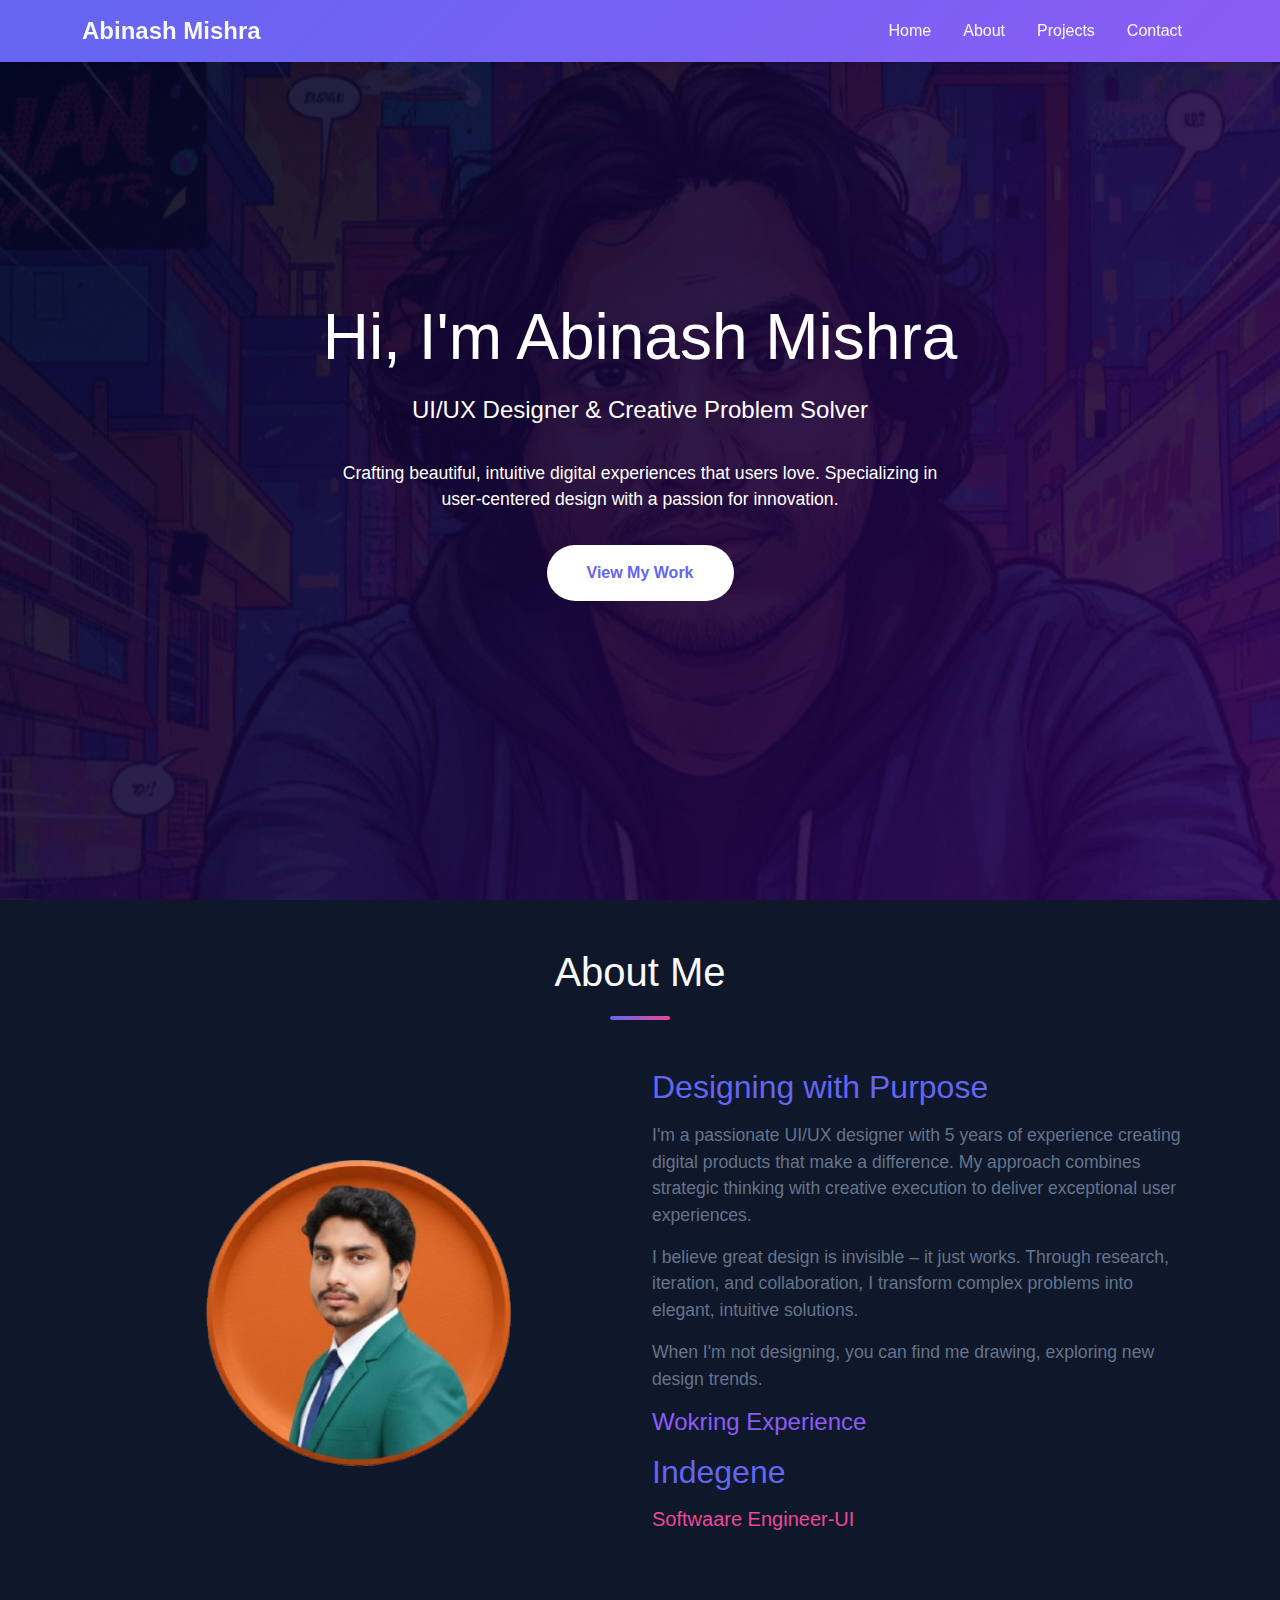
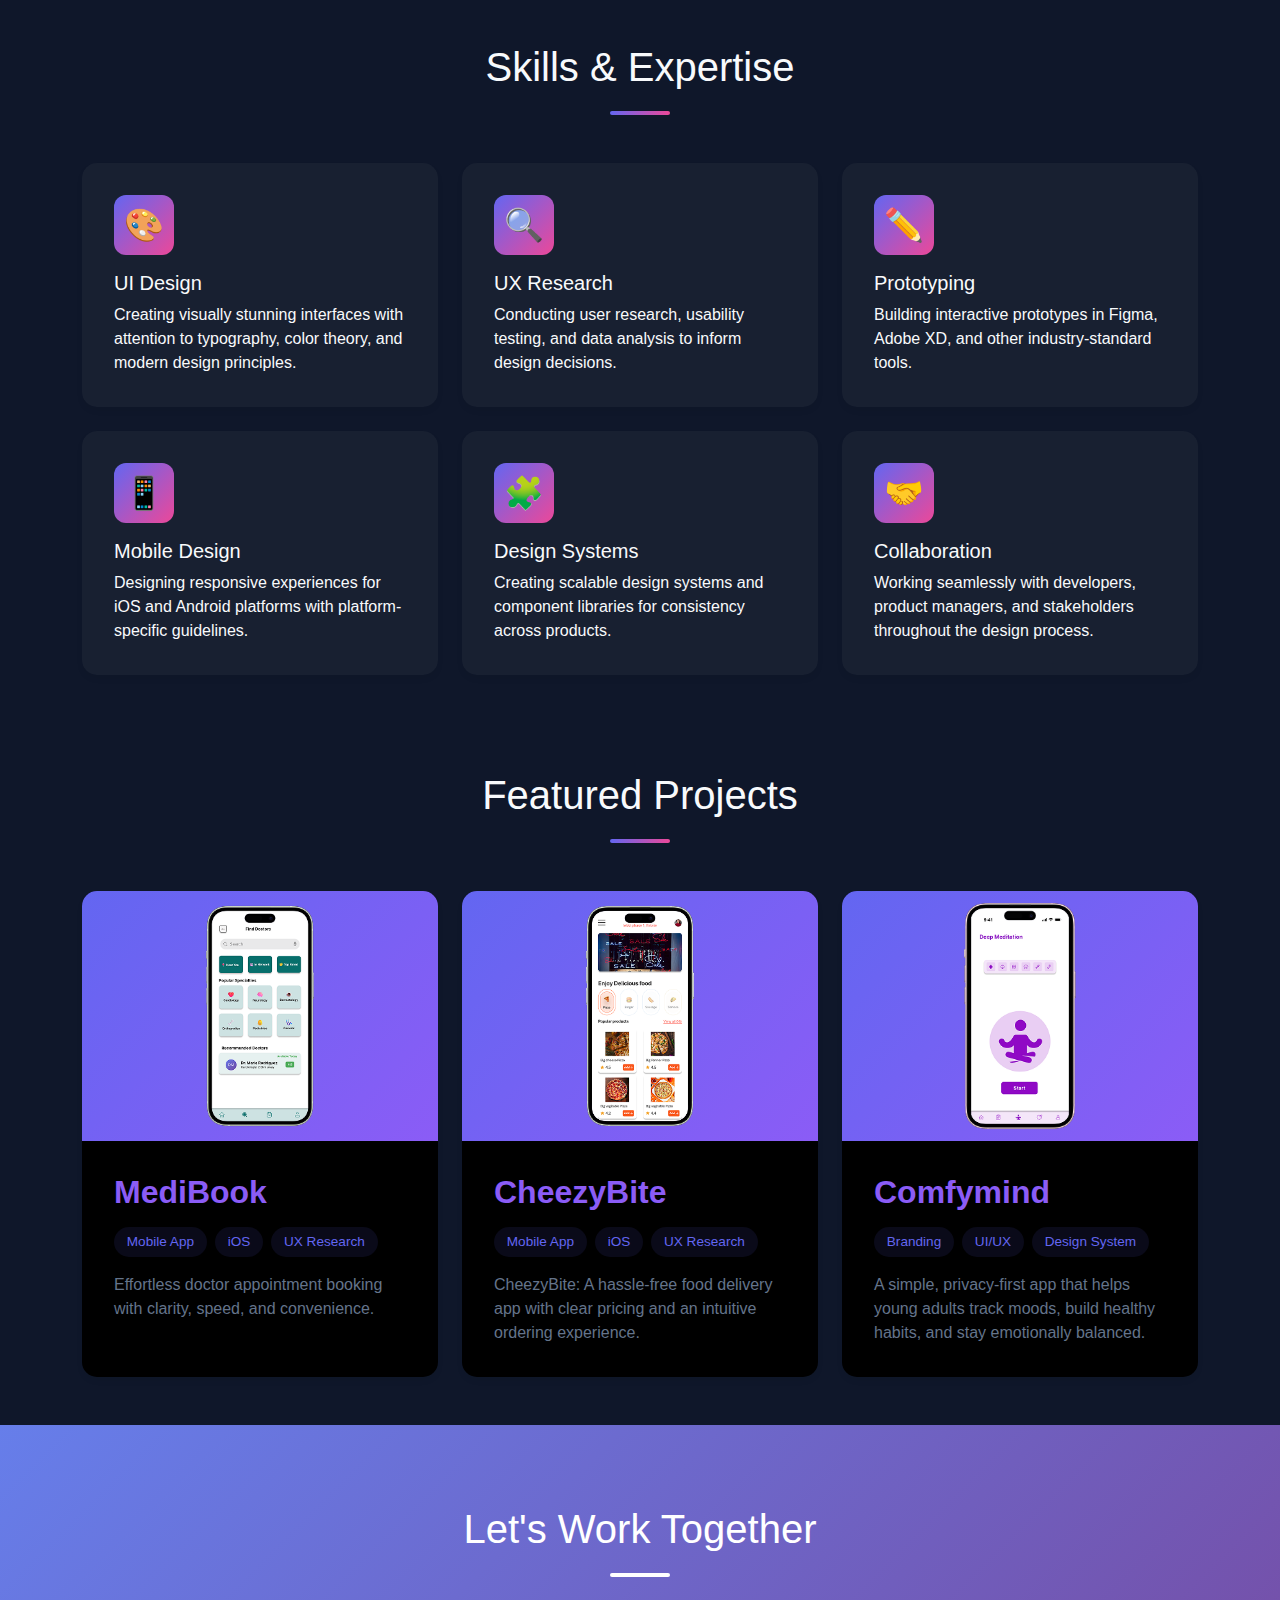
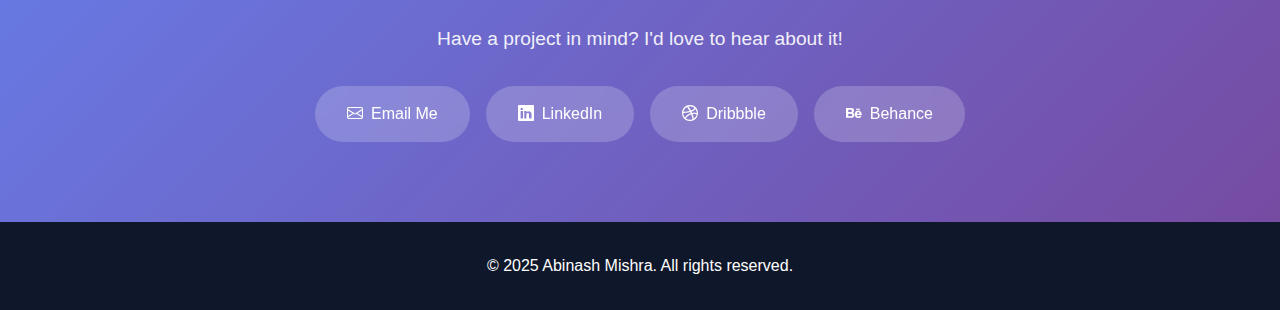
<file: index.html>
<!DOCTYPE html>
<html lang="en">

<head>
    <meta charset="UTF-8">
    <meta name="viewport" content="width=device-width, initial-scale=1.0">
    <title>Your Name - UI/UX Designer</title>
    <link href="https://cdn.jsdelivr.net/npm/bootstrap@5.3.0/dist/css/bootstrap.min.css" rel="stylesheet">
    <link rel="stylesheet" href="https://cdn.jsdelivr.net/npm/bootstrap-icons@1.10.0/font/bootstrap-icons.css">
    <link rel="stylesheet" href="style.css">
</head>

<body>
    <!-- Navigation -->
    <nav class="navbar navbar-expand-lg navbar-light fixed-top">
        <div class="container">
            <a class="navbar-brand" href="#home">Abinash Mishra</a>
            <button class="navbar-toggler" type="button" data-bs-toggle="collapse" data-bs-target="#navbarNav">
                <span class="navbar-toggler-icon"></span>
            </button>
            <div class="collapse navbar-collapse justify-content-end" id="navbarNav">
                <ul class="navbar-nav">
                    <li class="nav-item">
                        <a class="nav-link" href="#home">Home</a>
                    </li>
                    <li class="nav-item">
                        <a class="nav-link" href="#about">About</a>
                    </li>
                    <li class="nav-item">
                        <a class="nav-link" href="#projects">Projects</a>
                    </li>
                    <li class="nav-item">
                        <a class="nav-link" href="#contact">Contact</a>
                    </li>
                </ul>
            </div>
        </div>
    </nav>

    <!-- Hero Section -->
    <section id="home" class="hero">
        <div class="container">
            <div class="row">
                <div class="col-12 hero-content">
                    <h1>Hi, I'm Abinash Mishra</h1>
                    <div class="subtitle">UI/UX Designer & Creative Problem Solver</div>
                    <p class="mx-auto" style="max-width: 600px;">Crafting beautiful, intuitive digital experiences that
                        users love. Specializing in user-centered design with a passion for innovation.</p>
                    <a href="#projects" class="btn-custom mt-3">View My Work</a>
                </div>
            </div>
        </div>
    </section>

    <!-- About Section -->
    <section id="about" class="py-5">
        <div class="container">
            <h2 class="section-heading">About Me</h2>
            <div class="row align-items-center g-4">
                <div class="col-lg-6">
                    <div class="about-image"><img src="./images/orange-profile.png" alt="" class="img-fluid"></div>
                </div>
                <div class="col-lg-6">
                    <div class="about-text">
                        <h3>Designing with Purpose</h3>
                        <p class="mb-3">I'm a passionate UI/UX designer with 5 years of experience creating digital
                            products that make a difference. My approach combines strategic thinking with creative
                            execution to deliver exceptional user experiences.</p>
                        <p class="mb-3">I believe great design is invisible – it just works. Through research,
                            iteration, and collaboration, I transform complex problems into elegant, intuitive
                            solutions.</p>
                        <p>When I'm not designing, you can find me drawing, exploring new design trends.</p>
                        <h4>Wokring Experience</h4>
                        <h3>Indegene</h3>
                        <h5>Softwaare Engineer-UI</h5>
                    </div>
                </div>
            </div>
        </div>
    </section>

    <!-- Skills Section -->
    <section id="skills" class="py-5">
        <div class="container">
            <h2 class="section-heading">Skills & Expertise</h2>
            <div class="row g-4">
                <div class="col-md-6 col-lg-4">
                    <div class="skill-card">
                        <div class="skill-icon">🎨</div>
                        <h3>UI Design</h3>
                        <p>Creating visually stunning interfaces with attention to typography, color theory, and modern
                            design principles.</p>
                    </div>
                </div>
                <div class="col-md-6 col-lg-4">
                    <div class="skill-card">
                        <div class="skill-icon">🔍</div>
                        <h3>UX Research</h3>
                        <p>Conducting user research, usability testing, and data analysis to inform design decisions.
                        </p>
                    </div>
                </div>
                <div class="col-md-6 col-lg-4">
                    <div class="skill-card">
                        <div class="skill-icon">✏️</div>
                        <h3>Prototyping</h3>
                        <p>Building interactive prototypes in Figma, Adobe XD, and other industry-standard tools.</p>
                    </div>
                </div>
                <div class="col-md-6 col-lg-4">
                    <div class="skill-card">
                        <div class="skill-icon">📱</div>
                        <h3>Mobile Design</h3>
                        <p>Designing responsive experiences for iOS and Android platforms with platform-specific
                            guidelines.</p>
                    </div>
                </div>
                <div class="col-md-6 col-lg-4">
                    <div class="skill-card">
                        <div class="skill-icon">🧩</div>
                        <h3>Design Systems</h3>
                        <p>Creating scalable design systems and component libraries for consistency across products.</p>
                    </div>
                </div>
                <div class="col-md-6 col-lg-4">
                    <div class="skill-card">
                        <div class="skill-icon">🤝</div>
                        <h3>Collaboration</h3>
                        <p>Working seamlessly with developers, product managers, and stakeholders throughout the design
                            process.</p>
                    </div>
                </div>
            </div>
        </div>
    </section>

    <!-- Projects Section -->
    <section id="projects" class="py-5">
        <div class="container">
            <h2 class="section-heading">Featured Projects</h2>
            <div class="row g-4">
                <div class="col-lg-4 col-md-6">
                    <div class="project-card">
                        <a href="./medibook.html" class="text-decoration-none">
                            <div class="project-image"><img src="./images/doc-appointment.png" class="img-fluid"></div>
                            <div class="project-content">
                                <h3>MediBook</h3>
                                <div class="project-tags">
                                    <span class="tag">Mobile App</span>
                                    <span class="tag">iOS</span>
                                    <span class="tag">UX Research</span>
                                </div>
                                <p>Effortless doctor appointment booking with clarity, speed, and convenience.</p>
                            </div>
                        </a>
                    </div>
                </div>
                <div class="col-lg-4 col-md-6">
                    <div class="project-card">
                        <a href="./cheezybite.html" class="text-decoration-none">
                            <div class="project-image"><img src="./images/cheezybite-screen.png" class="img-fluid"></div>
                            <div class="project-content">
                                <h3>CheezyBite</h3>
                                <div class="project-tags">
                                    <span class="tag">Mobile App</span>
                                    <span class="tag">iOS</span>
                                    <span class="tag">UX Research</span>
                                </div>
                                <p>CheezyBite: A hassle-free food delivery app with clear pricing and an intuitive ordering experience.</p>
                            </div>
                        </a>
                    </div>
                </div>
                <div class="col-lg-4 col-md-6">
                    <div class="project-card">
                        <a href="./comfymind.html" class="text-decoration-none">
                        <div class="project-image"><img src="./images/comfy-screen.png" class="img-fluid"></div>
                        <div class="project-content">
                            <h3>Comfymind</h3>
                            <div class="project-tags">
                                <span class="tag">Branding</span>
                                <span class="tag">UI/UX</span>
                                <span class="tag">Design System</span>
                            </div>
                            <p>A simple, privacy-first app that helps young adults track moods, build healthy habits, and stay emotionally balanced.</p>
                        </div>
                        </a>
                    </div>
                </div>
            </div>
        </div>
    </section>

    <!-- Contact Section -->
    <section id="contact" class="contact-section">
        <div class="container">
            <h2 class="section-heading">Let's Work Together</h2>
            <p>Have a project in mind? I'd love to hear about it!</p>
            <div class="d-flex flex-wrap justify-content-center gap-3">
                <a href="mailto:your.email@example.com" class="contact-link">
                    <i class="bi bi-envelope"></i> Email Me
                </a>
                <a href="https://linkedin.com/in/yourprofile" class="contact-link" target="_blank">
                    <i class="bi bi-linkedin"></i> LinkedIn
                </a>
                <a href="https://dribbble.com/yourprofile" class="contact-link" target="_blank">
                    <i class="bi bi-dribbble"></i> Dribbble
                </a>
                <a href="https://behance.net/yourprofile" class="contact-link" target="_blank">
                    <i class="bi bi-behance"></i> Behance
                </a>
            </div>
        </div>
    </section>

    <!-- Footer -->
    <footer>
        <div class="container">
            <p class="mb-0">&copy; 2025 Abinash Mishra. All rights reserved.</p>
        </div>
    </footer>

    <script src="https://cdn.jsdelivr.net/npm/bootstrap@5.3.0/dist/js/bootstrap.bundle.min.js"></script>
    <script>
        // Smooth scrolling for navigation links
        document.querySelectorAll('a[href^="#"]').forEach(anchor => {
            anchor.addEventListener('click', function (e) {
                e.preventDefault();
                const target = document.querySelector(this.getAttribute('href'));
                if (target) {
                    const navHeight = document.querySelector('.navbar').offsetHeight;
                    const targetPosition = target.offsetTop - navHeight;
                    window.scrollTo({
                        top: targetPosition,
                        behavior: 'smooth'
                    });

                    // Close mobile menu if open
                    const navCollapse = document.querySelector('.navbar-collapse');
                    if (navCollapse.classList.contains('show')) {
                        bootstrap.Collapse.getInstance(navCollapse).hide();
                    }
                }
            });
        });

        // Add scroll effect to navigation
        let lastScroll = 0;
        const navbar = document.querySelector('.navbar');

        window.addEventListener('scroll', () => {
            const currentScroll = window.pageYOffset;

            if (currentScroll > lastScroll && currentScroll > 100) {
                navbar.style.transform = 'translateY(-100%)';
            } else {
                navbar.style.transform = 'translateY(0)';
            }

            lastScroll = currentScroll;
        });

        // Active nav link on scroll
        window.addEventListener('scroll', () => {
            const sections = document.querySelectorAll('section[id]');
            const scrollY = window.pageYOffset;

            sections.forEach(section => {
                const sectionHeight = section.offsetHeight;
                const sectionTop = section.offsetTop - 100;
                const sectionId = section.getAttribute('id');

                if (scrollY > sectionTop && scrollY <= sectionTop + sectionHeight) {
                    document.querySelectorAll('.nav-link').forEach(link => {
                        link.classList.remove('active');
                        if (link.getAttribute('href') === `#${sectionId}`) {
                            link.classList.add('active');
                        }
                    });
                }
            });
        });
    </script>
</body>

</html>
</file>
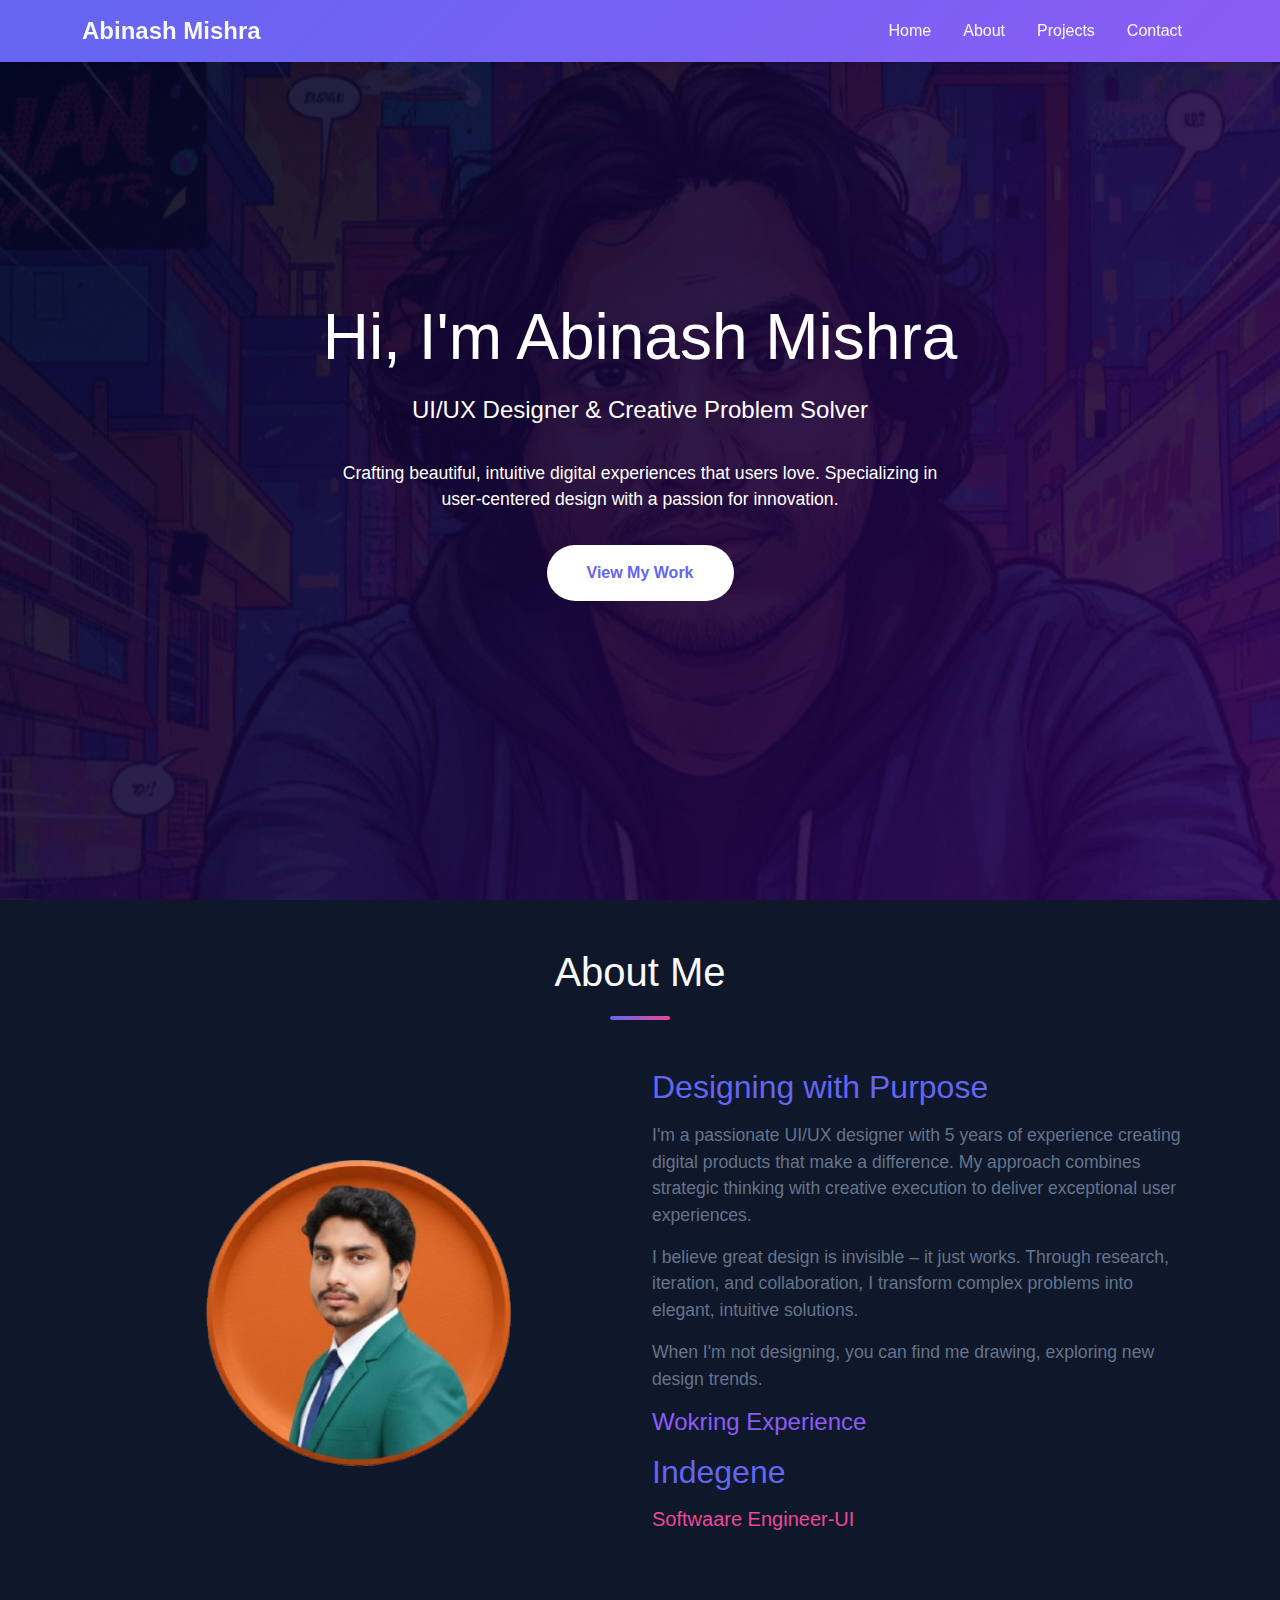
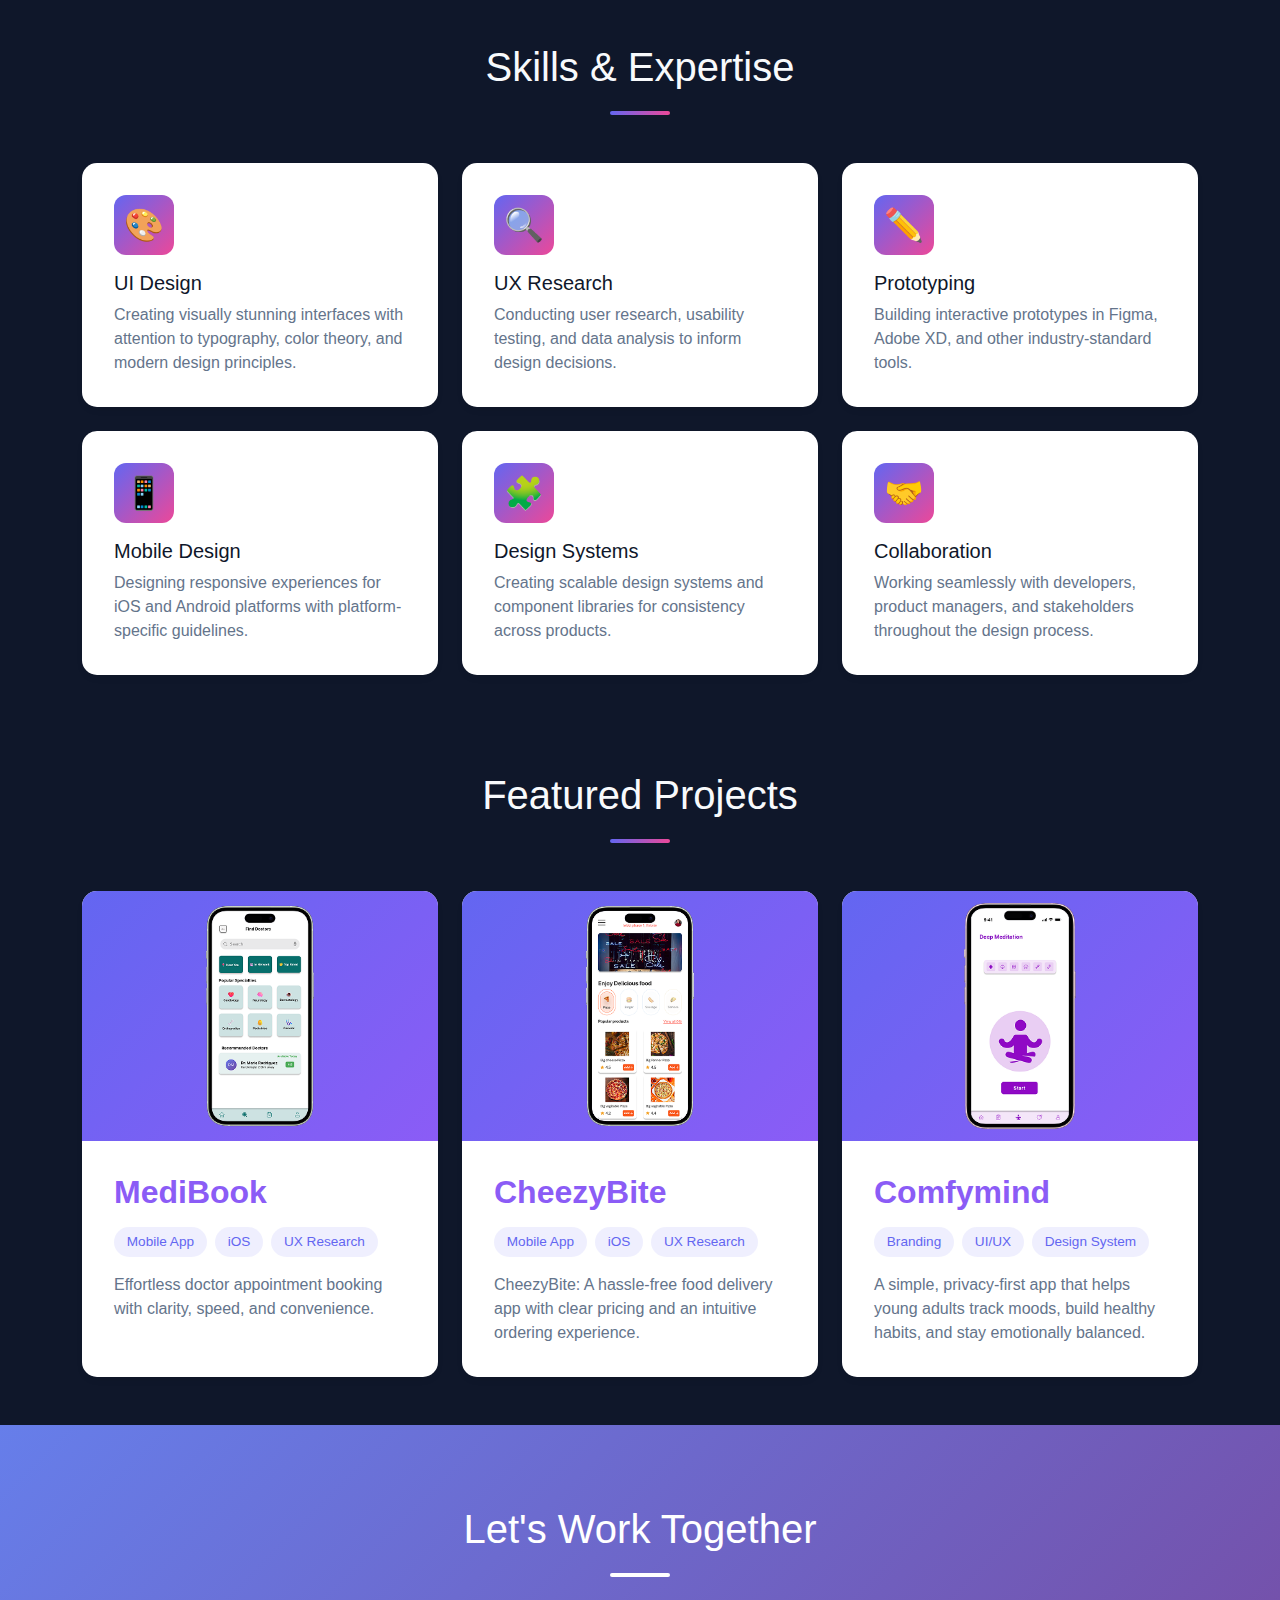
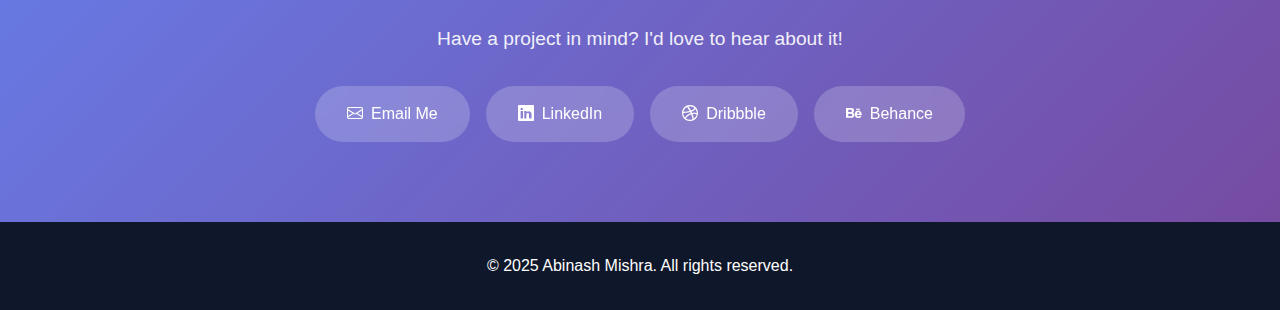
<file: Abinash-portfolio/index.html>
<!DOCTYPE html>
<html lang="en">

<head>
    <meta charset="UTF-8">
    <meta name="viewport" content="width=device-width, initial-scale=1.0">
    <title>Your Name - UI/UX Designer</title>
    <link href="https://cdn.jsdelivr.net/npm/bootstrap@5.3.0/dist/css/bootstrap.min.css" rel="stylesheet">
    <link rel="stylesheet" href="https://cdn.jsdelivr.net/npm/bootstrap-icons@1.10.0/font/bootstrap-icons.css">
    <link rel="stylesheet" href="./style.css">
</head>

<body>
    <!-- Navigation -->
    <nav class="navbar navbar-expand-lg navbar-light fixed-top">
        <div class="container">
            <a class="navbar-brand" href="#home">Abinash Mishra</a>
            <button class="navbar-toggler" type="button" data-bs-toggle="collapse" data-bs-target="#navbarNav">
                <span class="navbar-toggler-icon"></span>
            </button>
            <div class="collapse navbar-collapse justify-content-end" id="navbarNav">
                <ul class="navbar-nav">
                    <li class="nav-item">
                        <a class="nav-link" href="#home">Home</a>
                    </li>
                    <li class="nav-item">
                        <a class="nav-link" href="#about">About</a>
                    </li>
                    <li class="nav-item">
                        <a class="nav-link" href="#projects">Projects</a>
                    </li>
                    <li class="nav-item">
                        <a class="nav-link" href="#contact">Contact</a>
                    </li>
                </ul>
            </div>
        </div>
    </nav>

    <!-- Hero Section -->
    <section id="home" class="hero">
        <div class="container">
            <div class="row">
                <div class="col-12 hero-content">
                    <h1>Hi, I'm Abinash Mishra</h1>
                    <div class="subtitle">UI/UX Designer & Creative Problem Solver</div>
                    <p class="mx-auto" style="max-width: 600px;">Crafting beautiful, intuitive digital experiences that
                        users love. Specializing in user-centered design with a passion for innovation.</p>
                    <a href="#projects" class="btn-custom mt-3">View My Work</a>
                </div>
            </div>
        </div>
    </section>

    <!-- About Section -->
    <section id="about" class="py-5">
        <div class="container">
            <h2 class="section-heading">About Me</h2>
            <div class="row align-items-center g-4">
                <div class="col-lg-6">
                    <div class="about-image"><img src="./images/orange-profile.png" alt="" class="img-fluid"></div>
                </div>
                <div class="col-lg-6">
                    <div class="about-text">
                        <h3>Designing with Purpose</h3>
                        <p class="mb-3">I'm a passionate UI/UX designer with 5 years of experience creating digital
                            products that make a difference. My approach combines strategic thinking with creative
                            execution to deliver exceptional user experiences.</p>
                        <p class="mb-3">I believe great design is invisible – it just works. Through research,
                            iteration, and collaboration, I transform complex problems into elegant, intuitive
                            solutions.</p>
                        <p>When I'm not designing, you can find me drawing, exploring new design trends.</p>
                        <h4>Wokring Experience</h4>
                        <h3>Indegene</h3>
                        <h5>Softwaare Engineer-UI</h5>
                    </div>
                </div>
            </div>
        </div>
    </section>

    <!-- Skills Section -->
    <section id="skills" class="py-5">
        <div class="container">
            <h2 class="section-heading">Skills & Expertise</h2>
            <div class="row g-4">
                <div class="col-md-6 col-lg-4">
                    <div class="skill-card">
                        <div class="skill-icon">🎨</div>
                        <h3>UI Design</h3>
                        <p>Creating visually stunning interfaces with attention to typography, color theory, and modern
                            design principles.</p>
                    </div>
                </div>
                <div class="col-md-6 col-lg-4">
                    <div class="skill-card">
                        <div class="skill-icon">🔍</div>
                        <h3>UX Research</h3>
                        <p>Conducting user research, usability testing, and data analysis to inform design decisions.
                        </p>
                    </div>
                </div>
                <div class="col-md-6 col-lg-4">
                    <div class="skill-card">
                        <div class="skill-icon">✏️</div>
                        <h3>Prototyping</h3>
                        <p>Building interactive prototypes in Figma, Adobe XD, and other industry-standard tools.</p>
                    </div>
                </div>
                <div class="col-md-6 col-lg-4">
                    <div class="skill-card">
                        <div class="skill-icon">📱</div>
                        <h3>Mobile Design</h3>
                        <p>Designing responsive experiences for iOS and Android platforms with platform-specific
                            guidelines.</p>
                    </div>
                </div>
                <div class="col-md-6 col-lg-4">
                    <div class="skill-card">
                        <div class="skill-icon">🧩</div>
                        <h3>Design Systems</h3>
                        <p>Creating scalable design systems and component libraries for consistency across products.</p>
                    </div>
                </div>
                <div class="col-md-6 col-lg-4">
                    <div class="skill-card">
                        <div class="skill-icon">🤝</div>
                        <h3>Collaboration</h3>
                        <p>Working seamlessly with developers, product managers, and stakeholders throughout the design
                            process.</p>
                    </div>
                </div>
            </div>
        </div>
    </section>

    <!-- Projects Section -->
    <section id="projects" class="py-5">
        <div class="container">
            <h2 class="section-heading">Featured Projects</h2>
            <div class="row g-4">
                <div class="col-lg-4 col-md-6">
                    <div class="project-card">
                        <a href="./medibook.html" class="text-decoration-none">
                            <div class="project-image"><img src="./images/doc-appointment.png" class="img-fluid"></div>
                            <div class="project-content">
                                <h3>MediBook</h3>
                                <div class="project-tags">
                                    <span class="tag">Mobile App</span>
                                    <span class="tag">iOS</span>
                                    <span class="tag">UX Research</span>
                                </div>
                                <p>Effortless doctor appointment booking with clarity, speed, and convenience.</p>
                            </div>
                        </a>
                    </div>
                </div>
                <div class="col-lg-4 col-md-6">
                    <div class="project-card">
                        <a href="./cheezybite.html" class="text-decoration-none">
                            <div class="project-image"><img src="./images/cheezybite-screen.png" class="img-fluid"></div>
                            <div class="project-content">
                                <h3>CheezyBite</h3>
                                <div class="project-tags">
                                    <span class="tag">Mobile App</span>
                                    <span class="tag">iOS</span>
                                    <span class="tag">UX Research</span>
                                </div>
                                <p>CheezyBite: A hassle-free food delivery app with clear pricing and an intuitive ordering experience.</p>
                            </div>
                        </a>
                    </div>
                </div>
                <div class="col-lg-4 col-md-6">
                    <div class="project-card">
                        <a href="./comfymind.html" class="text-decoration-none">
                        <div class="project-image"><img src="./images/comfy-screen.png" class="img-fluid"></div>
                        <div class="project-content">
                            <h3>Comfymind</h3>
                            <div class="project-tags">
                                <span class="tag">Branding</span>
                                <span class="tag">UI/UX</span>
                                <span class="tag">Design System</span>
                            </div>
                            <p>A simple, privacy-first app that helps young adults track moods, build healthy habits, and stay emotionally balanced.</p>
                        </div>
                        </a>
                    </div>
                </div>
            </div>
        </div>
    </section>

    <!-- Contact Section -->
    <section id="contact" class="contact-section">
        <div class="container">
            <h2 class="section-heading">Let's Work Together</h2>
            <p>Have a project in mind? I'd love to hear about it!</p>
            <div class="d-flex flex-wrap justify-content-center gap-3">
                <a href="mailto:your.email@example.com" class="contact-link">
                    <i class="bi bi-envelope"></i> Email Me
                </a>
                <a href="https://linkedin.com/in/yourprofile" class="contact-link" target="_blank">
                    <i class="bi bi-linkedin"></i> LinkedIn
                </a>
                <a href="https://dribbble.com/yourprofile" class="contact-link" target="_blank">
                    <i class="bi bi-dribbble"></i> Dribbble
                </a>
                <a href="https://behance.net/yourprofile" class="contact-link" target="_blank">
                    <i class="bi bi-behance"></i> Behance
                </a>
            </div>
        </div>
    </section>

    <!-- Footer -->
    <footer>
        <div class="container">
            <p class="mb-0">&copy; 2025 Abinash Mishra. All rights reserved.</p>
        </div>
    </footer>

    <script src="https://cdn.jsdelivr.net/npm/bootstrap@5.3.0/dist/js/bootstrap.bundle.min.js"></script>
    <script>
        // Smooth scrolling for navigation links
        document.querySelectorAll('a[href^="#"]').forEach(anchor => {
            anchor.addEventListener('click', function (e) {
                e.preventDefault();
                const target = document.querySelector(this.getAttribute('href'));
                if (target) {
                    const navHeight = document.querySelector('.navbar').offsetHeight;
                    const targetPosition = target.offsetTop - navHeight;
                    window.scrollTo({
                        top: targetPosition,
                        behavior: 'smooth'
                    });

                    // Close mobile menu if open
                    const navCollapse = document.querySelector('.navbar-collapse');
                    if (navCollapse.classList.contains('show')) {
                        bootstrap.Collapse.getInstance(navCollapse).hide();
                    }
                }
            });
        });

        // Add scroll effect to navigation
        let lastScroll = 0;
        const navbar = document.querySelector('.navbar');

        window.addEventListener('scroll', () => {
            const currentScroll = window.pageYOffset;

            if (currentScroll > lastScroll && currentScroll > 100) {
                navbar.style.transform = 'translateY(-100%)';
            } else {
                navbar.style.transform = 'translateY(0)';
            }

            lastScroll = currentScroll;
        });

        // Active nav link on scroll
        window.addEventListener('scroll', () => {
            const sections = document.querySelectorAll('section[id]');
            const scrollY = window.pageYOffset;

            sections.forEach(section => {
                const sectionHeight = section.offsetHeight;
                const sectionTop = section.offsetTop - 100;
                const sectionId = section.getAttribute('id');

                if (scrollY > sectionTop && scrollY <= sectionTop + sectionHeight) {
                    document.querySelectorAll('.nav-link').forEach(link => {
                        link.classList.remove('active');
                        if (link.getAttribute('href') === `#${sectionId}`) {
                            link.classList.add('active');
                        }
                    });
                }
            });
        });
    </script>
</body>

</html>
</file>
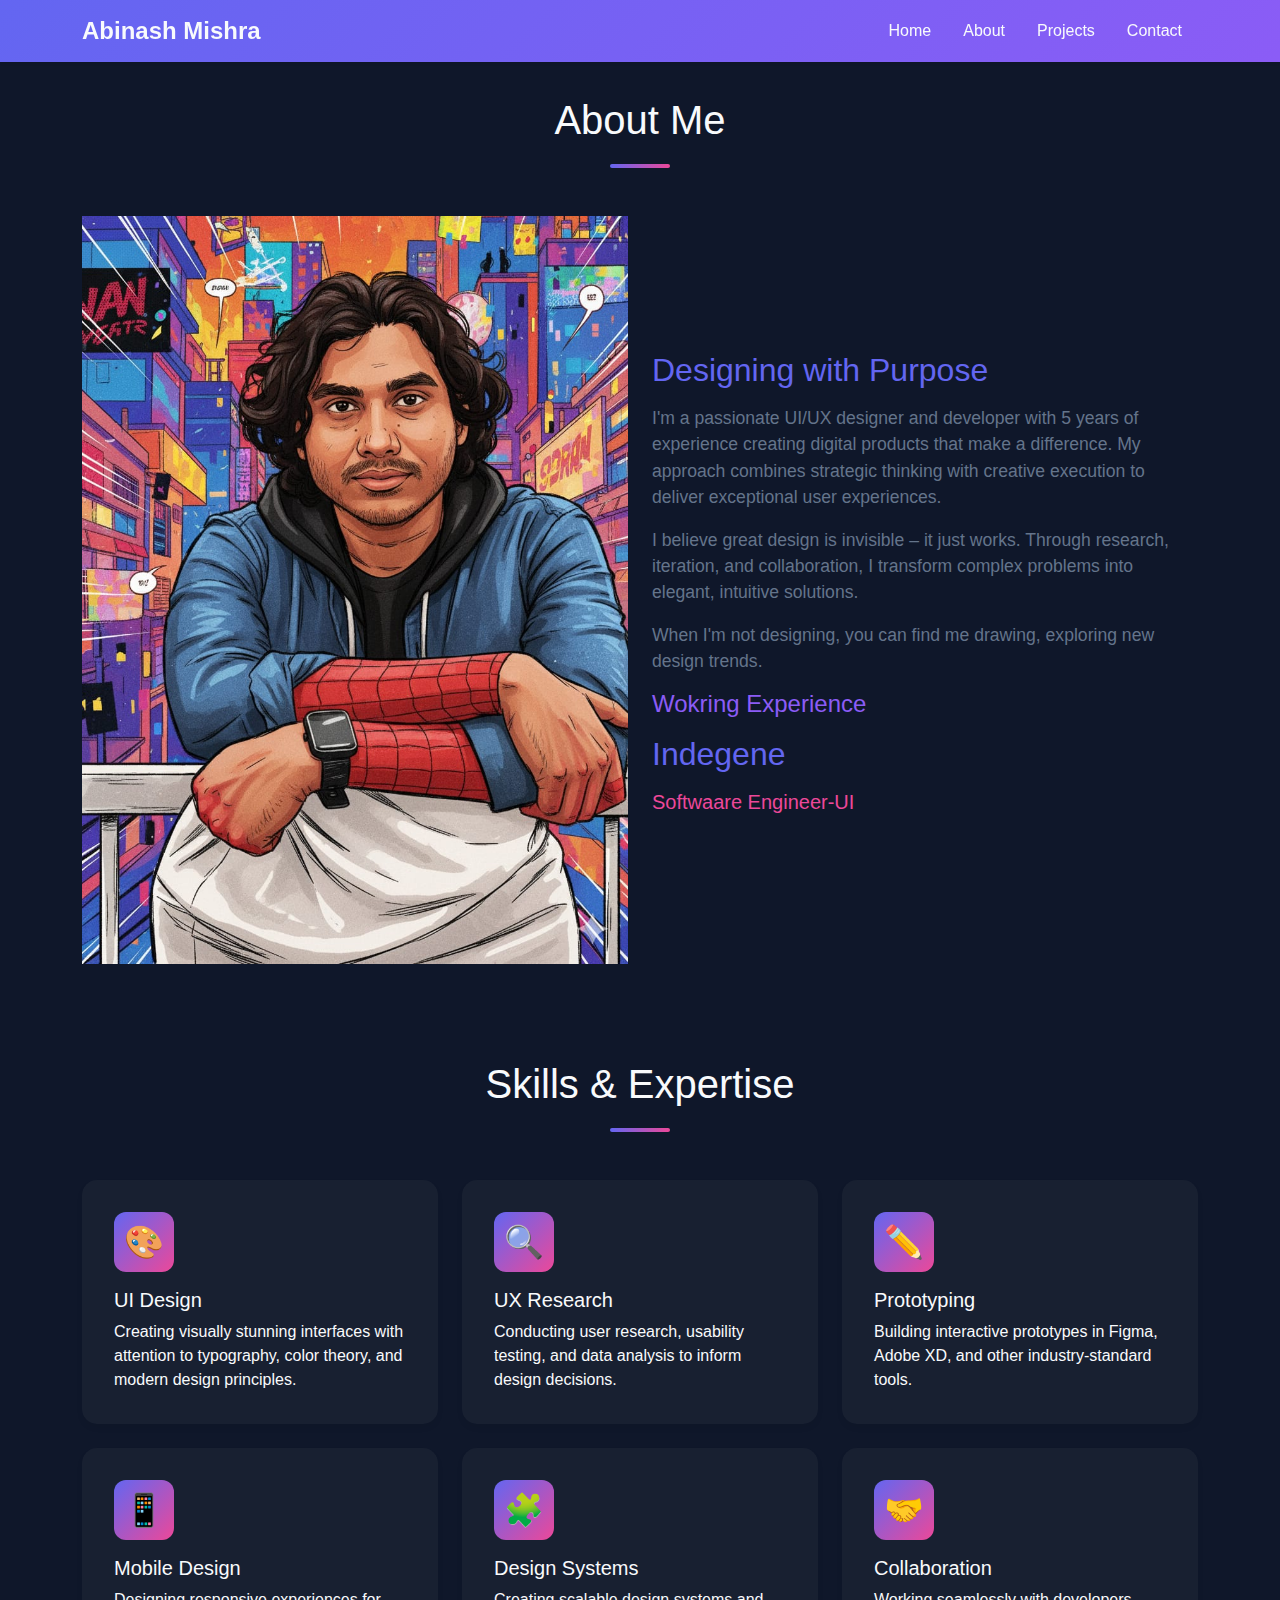
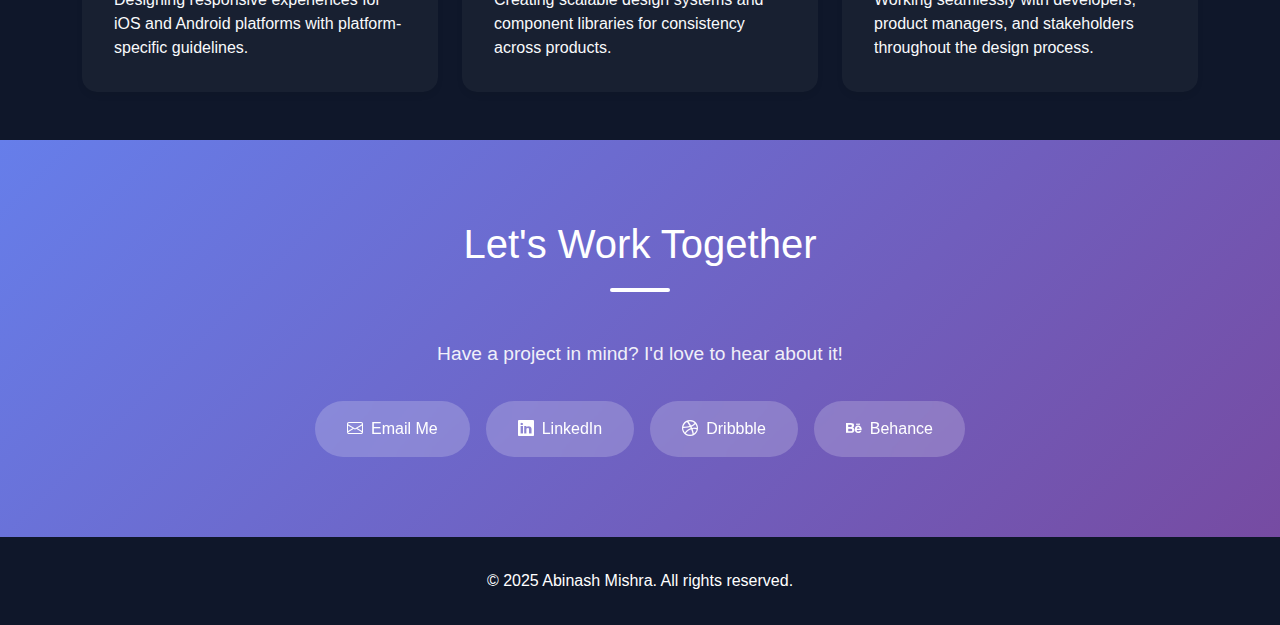
<file: about.html>
<!DOCTYPE html>
<html lang="en">

<head>
    <meta charset="UTF-8">
    <meta name="viewport" content="width=device-width, initial-scale=1.0">
    <title>Your Name - UI/UX Designer</title>
    <link href="https://cdn.jsdelivr.net/npm/bootstrap@5.3.0/dist/css/bootstrap.min.css" rel="stylesheet">
    <link rel="stylesheet" href="https://cdn.jsdelivr.net/npm/bootstrap-icons@1.10.0/font/bootstrap-icons.css">
    <link rel="stylesheet" href="./style.css">
</head>

<body>
    <!-- Navigation -->
    <nav class="navbar navbar-expand-lg navbar-light fixed-top">
        <div class="container">
            <a class="navbar-brand" href="#home">Abinash Mishra</a>
            <button class="navbar-toggler" type="button" data-bs-toggle="collapse" data-bs-target="#navbarNav">
                <span class="navbar-toggler-icon"></span>
            </button>
            <div class="collapse navbar-collapse justify-content-end" id="navbarNav">
                <ul class="navbar-nav">
                    <li class="nav-item">
                        <a class="nav-link" href="./home.html">Home</a>
                    </li>
                    <li class="nav-item">
                        <a class="nav-link" href="./about.html">About</a>
                    </li>
                    <li class="nav-item">
                        <a class="nav-link" href="#projects">Projects</a>
                    </li>
                    <li class="nav-item">
                        <a class="nav-link" href="#contact">Contact</a>
                    </li>
                </ul>
            </div>
        </div>
    </nav>

 

    <!-- About Section -->
    <section id="about" class="py-5">
        <div class="container">
            <h2 class="section-heading mt-5">About Me</h2>
            <div class="row align-items-center g-4">
                <div class="col-lg-6">
                    <div class="about-image"><img src="./images/graphic-profile.jpg" alt="" class="img-fluid"></div>
                </div>
                <div class="col-lg-6">
                    <div class="about-text">
                        <h3>Designing with Purpose</h3>
                        <p class="mb-3">I'm a passionate UI/UX designer and developer with 5 years of experience creating digital
                            products that make a difference. My approach combines strategic thinking with creative
                            execution to deliver exceptional user experiences.</p>
                        <p class="mb-3">I believe great design is invisible – it just works. Through research,
                            iteration, and collaboration, I transform complex problems into elegant, intuitive
                            solutions.</p>
                        <p>When I'm not designing, you can find me drawing, exploring new design trends.</p>
                        <h4>Wokring Experience</h4>
                        <h3>Indegene</h3>
                        <h5>Softwaare Engineer-UI</h5>
                    </div>
                </div>
            </div>
        </div>
    </section>

    <!-- Skills Section -->
    <section id="skills" class="py-5">
        <div class="container">
            <h2 class="section-heading">Skills & Expertise</h2>
            <div class="row g-4">
                <div class="col-md-6 col-lg-4">
                    <div class="skill-card">
                        <div class="skill-icon">🎨</div>
                        <h3>UI Design</h3>
                        <p>Creating visually stunning interfaces with attention to typography, color theory, and modern
                            design principles.</p>
                    </div>
                </div>
                <div class="col-md-6 col-lg-4">
                    <div class="skill-card">
                        <div class="skill-icon">🔍</div>
                        <h3>UX Research</h3>
                        <p>Conducting user research, usability testing, and data analysis to inform design decisions.
                        </p>
                    </div>
                </div>
                <div class="col-md-6 col-lg-4">
                    <div class="skill-card">
                        <div class="skill-icon">✏️</div>
                        <h3>Prototyping</h3>
                        <p>Building interactive prototypes in Figma, Adobe XD, and other industry-standard tools.</p>
                    </div>
                </div>
                <div class="col-md-6 col-lg-4">
                    <div class="skill-card">
                        <div class="skill-icon">📱</div>
                        <h3>Mobile Design</h3>
                        <p>Designing responsive experiences for iOS and Android platforms with platform-specific
                            guidelines.</p>
                    </div>
                </div>
                <div class="col-md-6 col-lg-4">
                    <div class="skill-card">
                        <div class="skill-icon">🧩</div>
                        <h3>Design Systems</h3>
                        <p>Creating scalable design systems and component libraries for consistency across products.</p>
                    </div>
                </div>
                <div class="col-md-6 col-lg-4">
                    <div class="skill-card">
                        <div class="skill-icon">🤝</div>
                        <h3>Collaboration</h3>
                        <p>Working seamlessly with developers, product managers, and stakeholders throughout the design
                            process.</p>
                    </div>
                </div>
            </div>
        </div>
    </section>


    <!-- Contact Section -->
    <section id="contact" class="contact-section">
        <div class="container">
            <h2 class="section-heading">Let's Work Together</h2>
            <p>Have a project in mind? I'd love to hear about it!</p>
            <div class="d-flex flex-wrap justify-content-center gap-3">
                <a href="mailto:your.email@example.com" class="contact-link">
                    <i class="bi bi-envelope"></i> Email Me
                </a>
                <a href="https://linkedin.com/in/yourprofile" class="contact-link" target="_blank">
                    <i class="bi bi-linkedin"></i> LinkedIn
                </a>
                <a href="https://dribbble.com/yourprofile" class="contact-link" target="_blank">
                    <i class="bi bi-dribbble"></i> Dribbble
                </a>
                <a href="https://behance.net/yourprofile" class="contact-link" target="_blank">
                    <i class="bi bi-behance"></i> Behance
                </a>
            </div>
        </div>
    </section>

    

    <!-- Footer -->
    <footer>
        <div class="container">
            <p class="mb-0">&copy; 2025 Abinash Mishra. All rights reserved.</p>
        </div>
    </footer>

    <script src="https://cdn.jsdelivr.net/npm/bootstrap@5.3.0/dist/js/bootstrap.bundle.min.js"></script>
    <script>
        // Smooth scrolling for navigation links
        document.querySelectorAll('a[href^="#"]').forEach(anchor => {
            anchor.addEventListener('click', function (e) {
                e.preventDefault();
                const target = document.querySelector(this.getAttribute('href'));
                if (target) {
                    const navHeight = document.querySelector('.navbar').offsetHeight;
                    const targetPosition = target.offsetTop - navHeight;
                    window.scrollTo({
                        top: targetPosition,
                        behavior: 'smooth'
                    });

                    // Close mobile menu if open
                    const navCollapse = document.querySelector('.navbar-collapse');
                    if (navCollapse.classList.contains('show')) {
                        bootstrap.Collapse.getInstance(navCollapse).hide();
                    }
                }
            });
        });

        // Add scroll effect to navigation
        let lastScroll = 0;
        const navbar = document.querySelector('.navbar');

        window.addEventListener('scroll', () => {
            const currentScroll = window.pageYOffset;

            if (currentScroll > lastScroll && currentScroll > 100) {
                navbar.style.transform = 'translateY(-100%)';
            } else {
                navbar.style.transform = 'translateY(0)';
            }

            lastScroll = currentScroll;
        });

        // Active nav link on scroll
        window.addEventListener('scroll', () => {
            const sections = document.querySelectorAll('section[id]');
            const scrollY = window.pageYOffset;

            sections.forEach(section => {
                const sectionHeight = section.offsetHeight;
                const sectionTop = section.offsetTop - 100;
                const sectionId = section.getAttribute('id');

                if (scrollY > sectionTop && scrollY <= sectionTop + sectionHeight) {
                    document.querySelectorAll('.nav-link').forEach(link => {
                        link.classList.remove('active');
                        if (link.getAttribute('href') === `#${sectionId}`) {
                            link.classList.add('active');
                        }
                    });
                }
            });
        });
    </script>
</body>

</html>
</file>
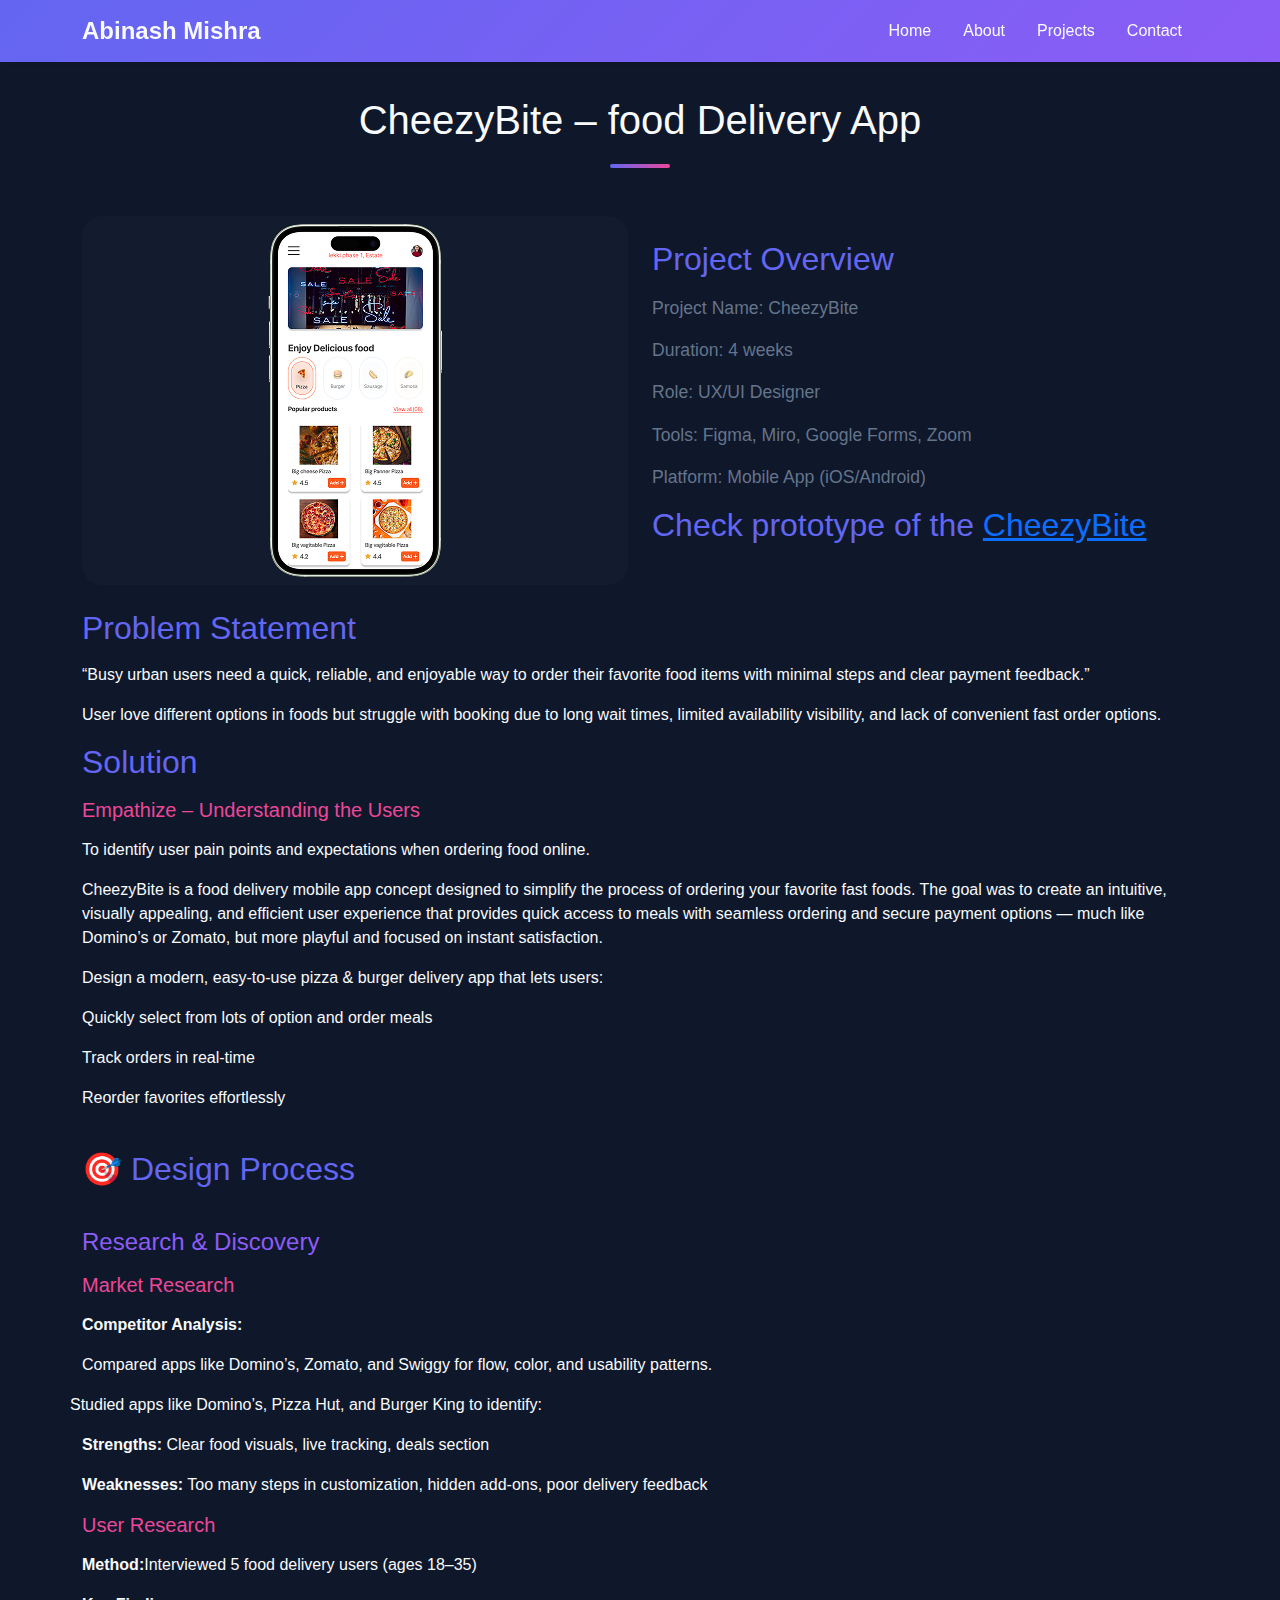
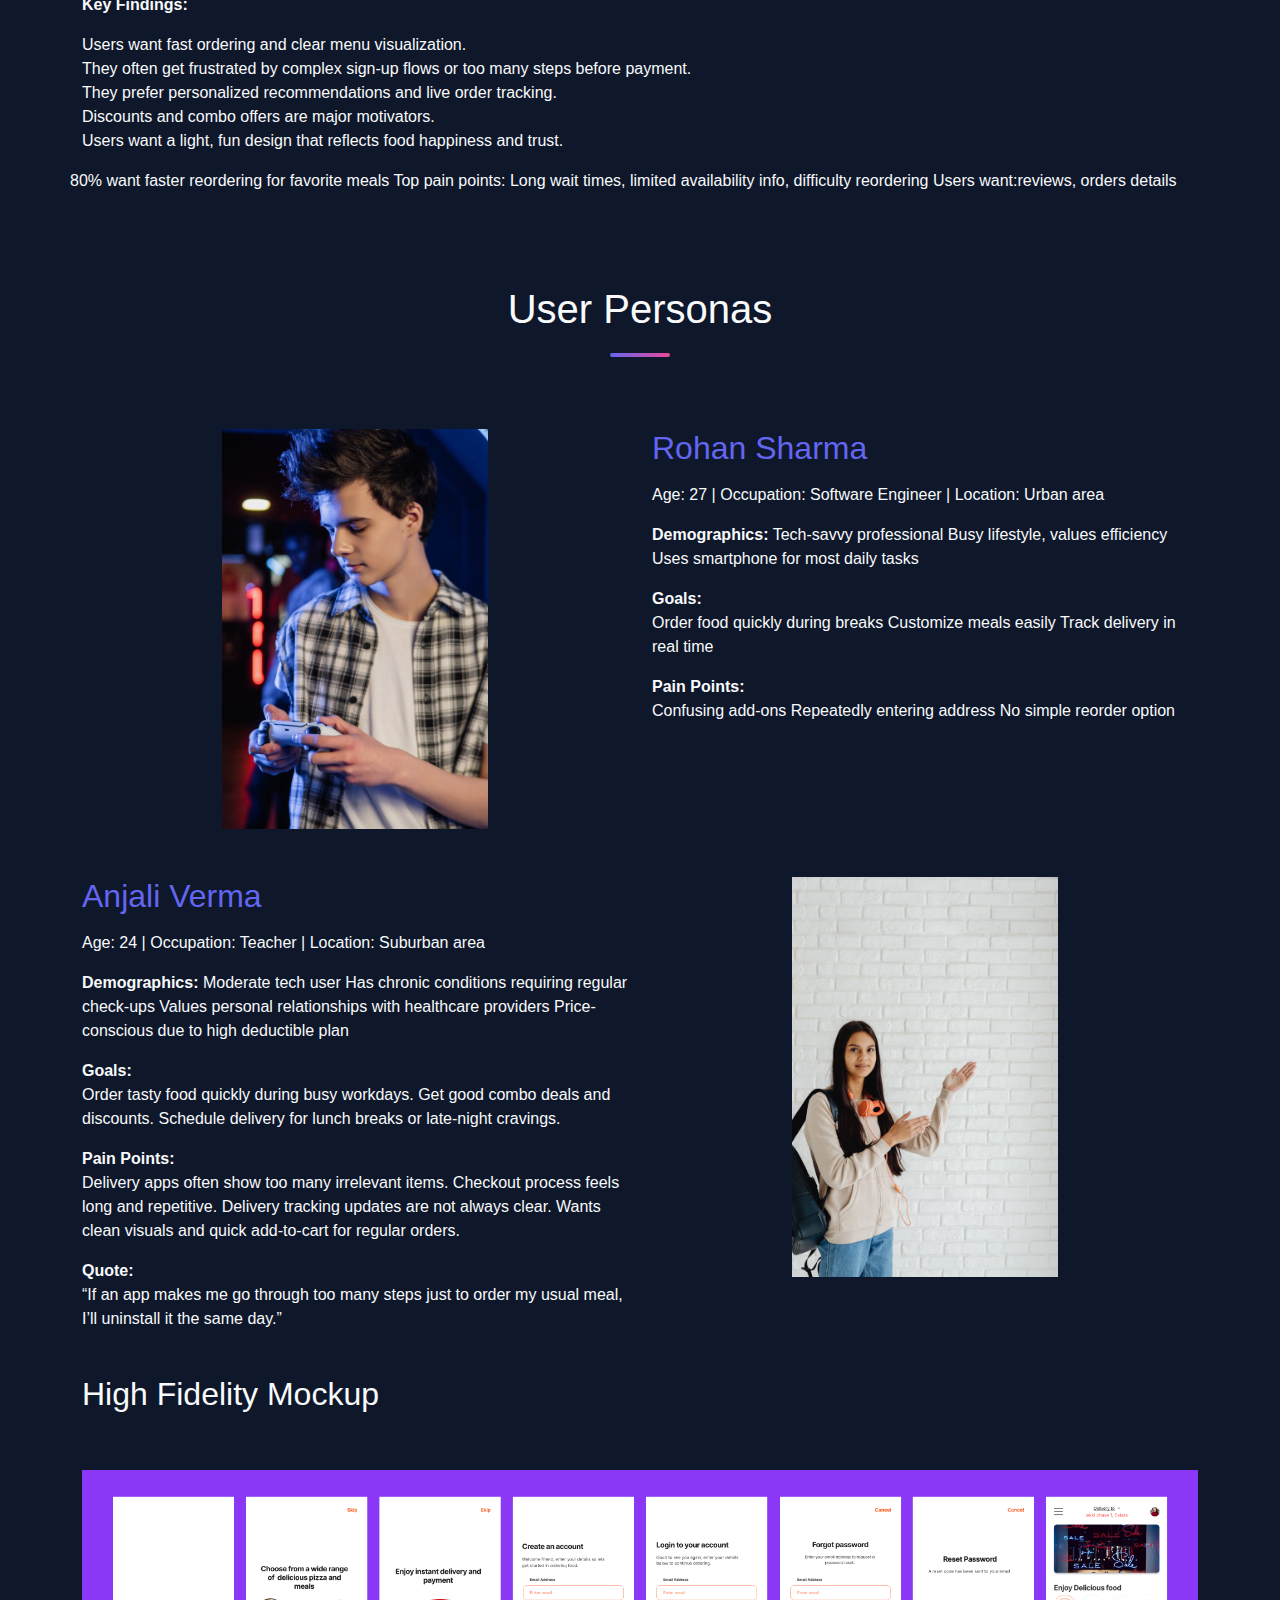
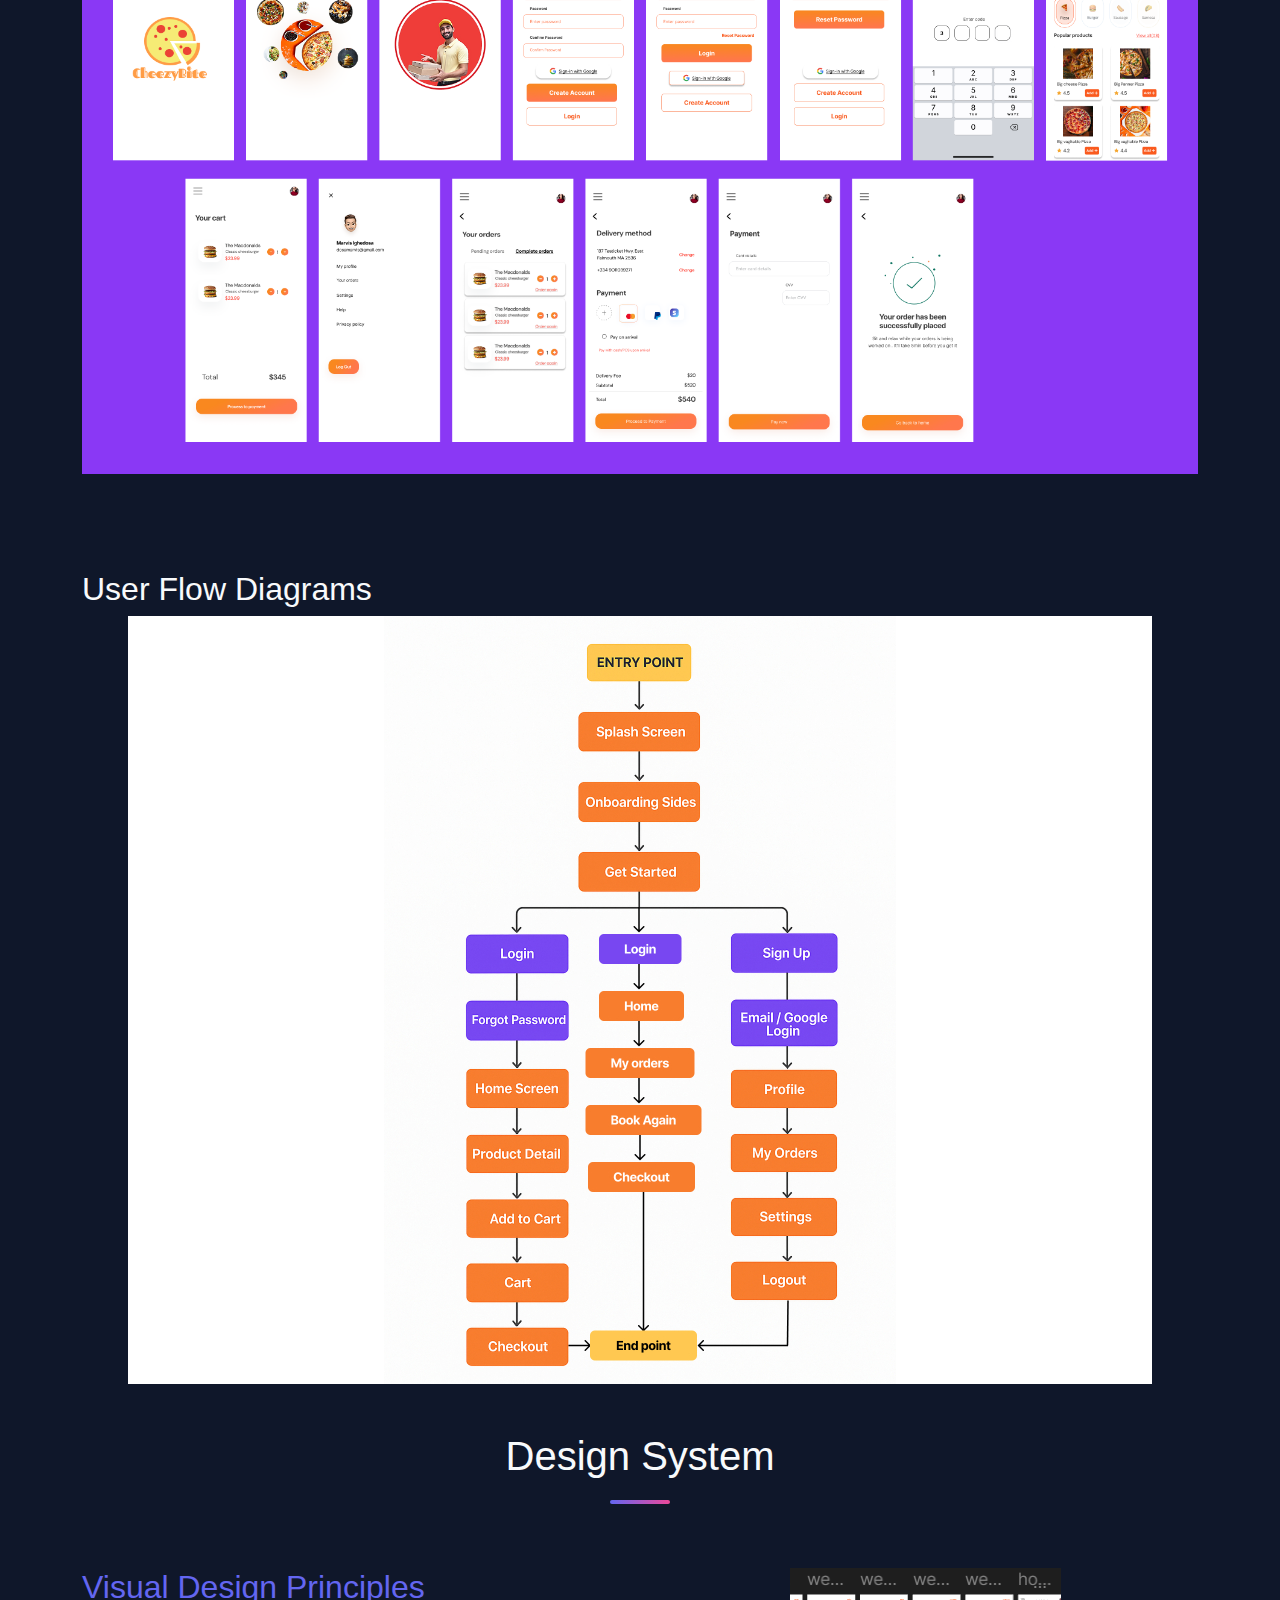
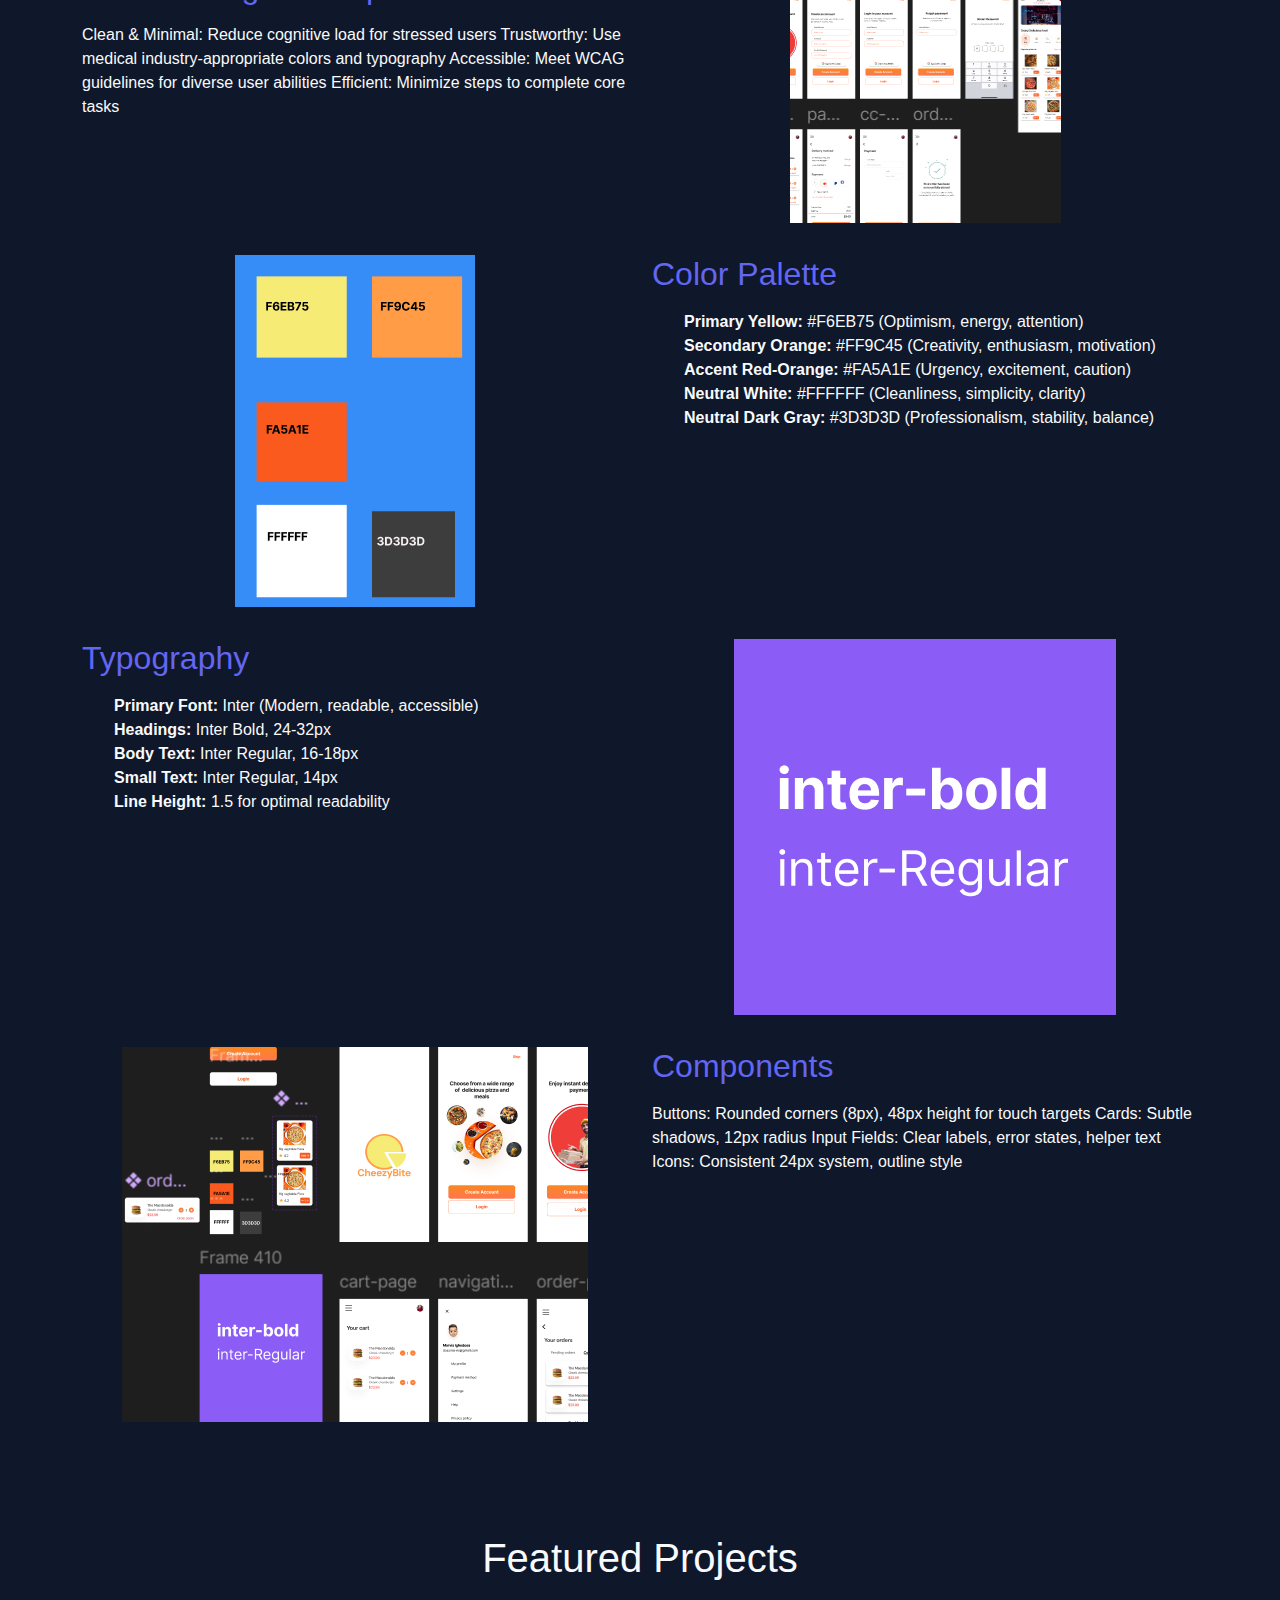
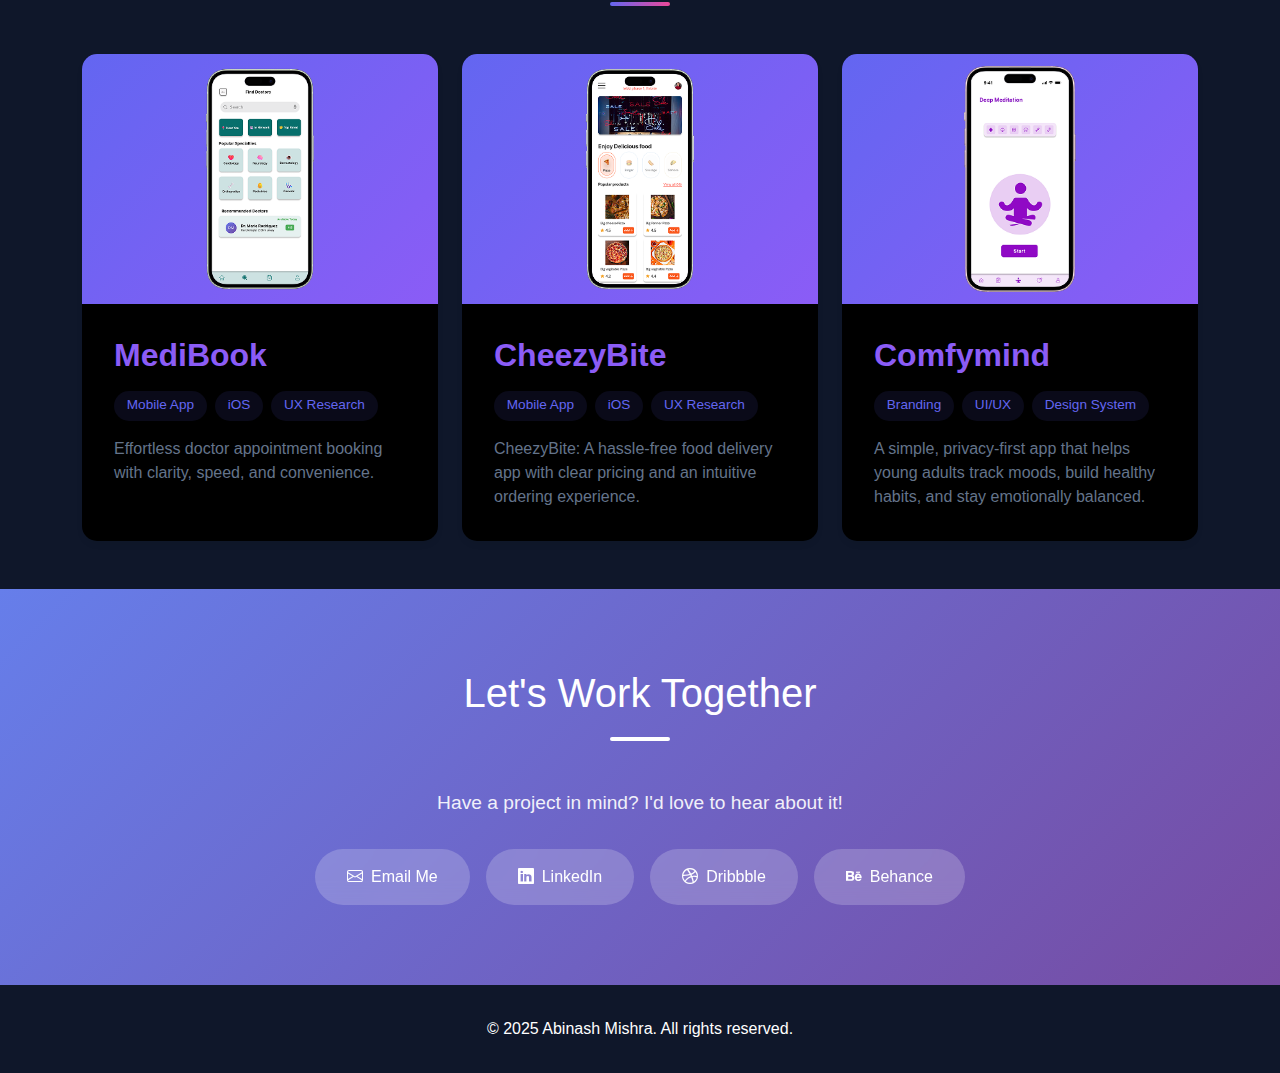
<file: cheezybite.html>
<!DOCTYPE html>
<html lang="en">

<head>
    <meta charset="UTF-8">
    <meta name="viewport" content="width=device-width, initial-scale=1.0">
    <title>Document</title>
    <link href="https://cdn.jsdelivr.net/npm/bootstrap@5.3.0/dist/css/bootstrap.min.css" rel="stylesheet">
    <link rel="stylesheet" href="https://cdn.jsdelivr.net/npm/bootstrap-icons@1.10.0/font/bootstrap-icons.css">
    <link rel="stylesheet" href="./style.css">
</head>

<body>
    <!-- Navigation -->
    <nav class="navbar navbar-expand-lg navbar-light fixed-top">
        <div class="container">
            <a class="navbar-brand" href="#home">Abinash Mishra</a>
            <button class="navbar-toggler" type="button" data-bs-toggle="collapse" data-bs-target="#navbarNav">
                <span class="navbar-toggler-icon"></span>
            </button>
            <div class="collapse navbar-collapse justify-content-end" id="navbarNav">
                <ul class="navbar-nav">
                    <li class="nav-item">
                        <a class="nav-link" href="./home.html">Home</a>
                    </li>
                    <li class="nav-item">
                        <a class="nav-link" href="./about.html">About</a>
                    </li>
                    <li class="nav-item">
                        <a class="nav-link" href="#projects">Projects</a>
                    </li>
                    <li class="nav-item">
                        <a class="nav-link" href="#contact">Contact</a>
                    </li>
                </ul>
            </div>
        </div>
    </nav>

    <!-- About Project Section -->
    <section id="about-project" class="py-5">
        <div class="container">
            <h2 class="section-heading mt-5">CheezyBite – food Delivery App</h2>
            <div class="row align-items-center g-4">
                <div class="col-lg-6">
                    <div class="about-image bg-white"><img src="./images/cheezybite-screen.png" class="img-fluid"></div>
                </div>
                <div class="col-lg-6">
                    <div class="about-text">
                        <h3> Project Overview</h3>
                        <P>Project Name: CheezyBite</P>
                        <P>Duration: 4 weeks</P>
                        <P>Role: UX/UI Designer</P>
                        <P>Tools: Figma, Miro, Google Forms, Zoom</P>
                        <P>Platform: Mobile App (iOS/Android)</P>
                        <h3>Check prototype of the <a href="https://www.figma.com/proto/hipViKliK3qstmj9bg12Bw/Food-delivery-app?node-id=1-3&p=f&t=3qsY28D3oF7N4ppf-1&scaling=scale-down&content-scaling=fixed&page-id=0%3A1&starting-point-node-id=1%3A3"> CheezyBite</a></h3>
                    </div>
                </div>
            </div>
            <div class="row my-4">
                <h3>Problem Statement</h3>
                <p>“Busy urban users need a quick, reliable, and enjoyable way to order their favorite food items with minimal steps and clear payment feedback.”</p>
                <p>User love different options in foods but struggle with booking due to long wait times, limited
                    availability
                    visibility, and lack of convenient fast order options.</p>
                <h3>Solution</h3>
                <h5>Empathize – Understanding the Users</h5>
                <p>To identify user pain points and expectations when ordering food online.</p>
                <P>CheezyBite is a food delivery mobile app concept designed to simplify the process of ordering your favorite fast foods.
                The goal was to create an intuitive, visually appealing, and efficient user experience that provides quick access to meals with seamless ordering and secure payment options — much like Domino’s or Zomato, but more playful and focused on instant satisfaction.</P>
                <p>Design a modern, easy-to-use pizza & burger delivery app that lets users:</p>

                <p>Quickly select from lots of option and order meals</p>

                <p>Track orders in real-time</p>

                <p>Reorder favorites effortlessly</p>
            </div>

            <div class="row my-4">
                <h3>🎯 Design Process</h3>
                <h4 class="mt-4">Research & Discovery</h4>
                <h5>Market Research</h5>
                <p><strong>Competitor Analysis:</strong> 
                    <p>Compared apps like Domino’s, Zomato, and Swiggy for flow, color, and usability patterns.</p>
                    Studied apps like Domino’s, Pizza Hut, and Burger King to
                    identify:</p>
                <p><strong>Strengths:</strong> Clear food visuals, live tracking, deals section</p>
                <p><strong>Weaknesses:</strong> Too many steps in customization, hidden add-ons, poor delivery feedback
                </p>

                <h5>User Research</h5>
                <p><strong>Method:</strong>Interviewed 5 food delivery users (ages 18–35)</p>
                <p><strong>Key Findings:</strong>

                <ul>
                    <li>Users want fast ordering and clear menu visualization.</li>

                <li>They often get frustrated by complex sign-up flows or too many steps before payment.</li>

                <li>They prefer personalized recommendations and live order tracking.</li>

                <li>Discounts and combo offers are major motivators.</li>

                <li>Users want a light, fun design that reflects food happiness and trust.</li>
                </ul>

                    80% want faster reordering for favorite meals
                    Top pain points: Long wait times, limited availability info, difficulty reordering
                    Users want:reviews, orders details</p>


            </div>
        </div>
    </section>

    <section id="user-persona" class="py-1">
        <div class="container">
            <h2 class="section-heading">User Personas</h2>
            <div class="row py-4">
                <div class="col-lg-6">
                    <div class="about-image profile-pic"><img src="./images/persona-1.jpg" class="img-fluid" alt=""></div>
                </div>
                <div class="col-lg-6">
                    <div class="persona-text">

                        <h3>Rohan Sharma</h3>
                        <p>Age: 27 | Occupation: Software Engineer | Location: Urban area</p>
                        <p><strong>Demographics:</strong>

                            Tech-savvy professional
                            Busy lifestyle, values efficiency
                            Uses smartphone for most daily tasks</p>

                        <strong>Goals:</strong>
                        <p>
                            Order food quickly during breaks

                            Customize meals easily

                            Track delivery in real time
                        </p>

                        <strong>Pain Points:</strong>
                        <p>
                            Confusing add-ons

                            Repeatedly entering address

                            No simple reorder option</p>
                    </div>
                </div>
            </div>
            <div class="row py-4">

                <div class="col-lg-6">
                    <div class="persona-text">

                        <h3>Anjali Verma</h3>
                        <p>Age: 24 | Occupation: Teacher | Location: Suburban area</p>
                        <p><strong>Demographics:</strong>

                            Moderate tech user
                            Has chronic conditions requiring regular check-ups
                            Values personal relationships with healthcare providers
                            Price-conscious due to high deductible plan</p>

                        <strong>Goals:</strong>
                        <p>
                            Order tasty food quickly during busy workdays.

                            Get good combo deals and discounts.

                            Schedule delivery for lunch breaks or late-night cravings.</p>

                        <strong>Pain Points:</strong>
                        <p>
                            Delivery apps often show too many irrelevant items.

                            Checkout process feels long and repetitive.

                            Delivery tracking updates are not always clear.

                            Wants clean visuals and quick add-to-cart for regular orders.</p>

                        <strong>Quote:</strong>
                        <p>“If an app makes me go through too many steps just to order my usual meal, I’ll uninstall it
                            the same day.”</p>
                    </div>
                </div>
                <div class="col-lg-6">
                    <div class="about-image profile-pic"><img src="./images/persona-4.jpg" class="img-fluid" alt=""></div>
                </div>
            </div>
        </div>
        </div>
        </div>
    </section>

        <section class="full-mockup">
        <div class="container">
            <div class="row">
                <div class="col-lg-12">
                    <h2>High Fidelity Mockup</h2>
                    <div class="about-image mt-2">
                        <img src="./images/desgin-file-cheezybite.png" class="img-fluid">
                    </div>
                </div>
            </div>
        </div>
    </section>

    <section class="user-flow mt-5">
        <div class="container">
            <div class="row">
                <div class="col-12">
                    <h2>User Flow Diagrams</h2>
                    <div class="about-image mt-2">
                        
                    <img src="./images/userflow-cheezybite.jpg" alt="" class="img-fluid">
                    </div>
<!-- 
                    <h2>User Flow Diagrams</h2>
                    <h5>Main User Flow: Book New Appointment</h5>
                    <P>Start → Open App → Login/Register → </p>
                    <P>Browse menu → Customize → Add to cart → Checkout</p>
                    <p>View deals → Add combos</p>
                    <p>Track delivery status</p>
                    <p>Reorder from past orders</p> -->
                </div>
            </div>
        </div>
    </section>

    <!-- design-system -->
    <section class="py-5 design-system">
        <div class="container">
            <h2 class="section-heading">Design System</h2>
            <div class="row py-3">
                <div class="col-md-6 col-lg-6">
                    <div class="design-card">
                        <div class="skill-icon">🎨</div>
                        <h3>Visual Design Principles</h3>
                        <p>Clean & Minimal: Reduce cognitive load for stressed users
                            Trustworthy: Use medical industry-appropriate colors and typography
                            Accessible: Meet WCAG guidelines for diverse user abilities
                            Efficient: Minimize steps to complete core tasks</p>
                    </div>
                </div>
                <div class="col-lg-6">
                    <div class="about-image"><img src="./images/visual-in-foodapp.png" class="img-fluid" alt=""></div>
                </div>
            </div>
            <div class="row py-3">
                <div class="col-md-6 col-lg-6 order-2">
                    <div class="design-card">
                        <div class="skill-icon">🔍</div>
                        <h3>Color Palette</h3>
                        <ul>
                            <li><strong>Primary Yellow:</strong> #F6EB75 (Optimism, energy, attention)</li>
                            <li><strong>Secondary Orange:</strong> #FF9C45 (Creativity, enthusiasm, motivation)</li>
                            <li><strong>Accent Red-Orange:</strong> #FA5A1E (Urgency, excitement, caution)</li>
                            <li><strong>Neutral White:</strong> #FFFFFF (Cleanliness, simplicity, clarity)</li>
                            <li><strong>Neutral Dark Gray:</strong> #3D3D3D (Professionalism, stability, balance)</li>
                        </ul>
                    </div>
                </div>
                <div class="col-lg-6 order-1">
                    <div class="about-image"><img src="./images/color-in-foodapp.png" class="img-fluid"></div>
                </div>
            </div>

            <div class="row py-3">
                <div class="col-md-6 col-lg-6">
                    <div class="design-card">
                        <div class="skill-icon">✏️</div>
                        <h3>Typography</h3>
                        <ul>
                            <li><strong>Primary Font:</strong> Inter (Modern, readable, accessible)</li>
                            <li><strong>Headings:</strong> Inter Bold, 24-32px</li>
                            <li><strong>Body Text:</strong> Inter Regular, 16-18px</li>
                            <li><strong>Small Text:</strong> Inter Regular, 14px</li>
                            <li><strong>Line Height:</strong> 1.5 for optimal readability</li>
                        </ul>
                    </div>
                </div>
                <div class="col-lg-6">
                    <div class="about-image"><img src="./images/font-in-foodapp.png" class="img-fluid" alt=""></div>
                </div>
            </div>
            <div class="row py-3">
                <div class="col-md-6 col-lg-6 order-2">
                    <div class="design-card">
                        <div class="skill-icon">📱</div>
                        <h3>Components</h3>
                        <p>Buttons: Rounded corners (8px), 48px height for touch targets
                            Cards: Subtle shadows, 12px radius
                            Input Fields: Clear labels, error states, helper text
                            Icons: Consistent 24px system, outline style</p>
                    </div>
                </div>
                <div class="col-md-6 col-lg-6 order-1">
                    <div class="about-image"><img src="./images/component-in-foodapp.png" class="img-fluid" alt=""></div>
                </div>
            </div>
        </div>
        </div>
    </section>

        <!-- Projects Section -->
    <section id="projects" class="py-5">
        <div class="container">
            <h2 class="section-heading">Featured Projects</h2>
            <div class="row g-4">
                <div class="col-lg-4 col-md-6">
                    <div class="project-card">
                        <a href="./medibook.html" class="text-decoration-none">
                            <div class="project-image"><img src="./images/doc-appointment.png" class="img-fluid"></div>
                            <div class="project-content">
                                <h3>MediBook</h3>
                                <div class="project-tags">
                                    <span class="tag">Mobile App</span>
                                    <span class="tag">iOS</span>
                                    <span class="tag">UX Research</span>
                                </div>
                                <p>Effortless doctor appointment booking with clarity, speed, and convenience.</p>
                            </div>
                        </a>
                    </div>
                </div>
                <div class="col-lg-4 col-md-6">
                    <div class="project-card">
                        <a href="./cheezybite.html" class="text-decoration-none">
                            <div class="project-image"><img src="./images/cheezybite-screen.png" class="img-fluid"></div>
                            <div class="project-content">
                                <h3>CheezyBite</h3>
                                <div class="project-tags">
                                    <span class="tag">Mobile App</span>
                                    <span class="tag">iOS</span>
                                    <span class="tag">UX Research</span>
                                </div>
                                <p>CheezyBite: A hassle-free food delivery app with clear pricing and an intuitive ordering experience.</p>
                            </div>
                        </a>
                    </div>
                </div>
                <div class="col-lg-4 col-md-6">
                    <div class="project-card">
                        <a href="./comfymind.html" class="text-decoration-none">
                        <div class="project-image"><img src="./images/comfy-screen.png" class="img-fluid"></div>
                        <div class="project-content">
                            <h3>Comfymind</h3>
                            <div class="project-tags">
                                <span class="tag">Branding</span>
                                <span class="tag">UI/UX</span>
                                <span class="tag">Design System</span>
                            </div>
                            <p>A simple, privacy-first app that helps young adults track moods, build healthy habits, and stay emotionally balanced.</p>
                        </div>
                        </a>
                    </div>
                </div>
            </div>
        </div>
    </section>
    <!-- <section id="projects" class="next-button">
        <div class="container">
            <p>Move to Next Project
        <a href="../comfymind.html" class="next-btn-area">Comfymind</a>
        </p>
        </div>
    </section> -->
        <!-- Contact Section -->
    <section id="contact" class="contact-section">
        <div class="container">
            <h2 class="section-heading">Let's Work Together</h2>
            <p>Have a project in mind? I'd love to hear about it!</p>
            <div class="d-flex flex-wrap justify-content-center gap-3">
                <a href="mailto:your.email@example.com" class="contact-link">
                    <i class="bi bi-envelope"></i> Email Me
                </a>
                <a href="https://linkedin.com/in/yourprofile" class="contact-link" target="_blank">
                    <i class="bi bi-linkedin"></i> LinkedIn
                </a>
                <a href="https://dribbble.com/yourprofile" class="contact-link" target="_blank">
                    <i class="bi bi-dribbble"></i> Dribbble
                </a>
                <a href="https://behance.net/yourprofile" class="contact-link" target="_blank">
                    <i class="bi bi-behance"></i> Behance
                </a>
            </div>
        </div>
    </section>
        <!-- Footer -->
    <footer>
        <div class="container">
            <p class="mb-0">&copy; 2025 Abinash Mishra. All rights reserved.</p>
        </div>
    </footer>












    <script src="https://cdn.jsdelivr.net/npm/bootstrap@5.3.0/dist/js/bootstrap.bundle.min.js"></script>
    <script>
        // Smooth scrolling for navigation links
        document.querySelectorAll('a[href^="#"]').forEach(anchor => {
            anchor.addEventListener('click', function (e) {
                e.preventDefault();
                const target = document.querySelector(this.getAttribute('href'));
                if (target) {
                    const navHeight = document.querySelector('.navbar').offsetHeight;
                    const targetPosition = target.offsetTop - navHeight;
                    window.scrollTo({
                        top: targetPosition,
                        behavior: 'smooth'
                    });

                    // Close mobile menu if open
                    const navCollapse = document.querySelector('.navbar-collapse');
                    if (navCollapse.classList.contains('show')) {
                        bootstrap.Collapse.getInstance(navCollapse).hide();
                    }
                }
            });
        });

        // Add scroll effect to navigation
        let lastScroll = 0;
        const navbar = document.querySelector('.navbar');

        window.addEventListener('scroll', () => {
            const currentScroll = window.pageYOffset;

            if (currentScroll > lastScroll && currentScroll > 100) {
                navbar.style.transform = 'translateY(-100%)';
            } else {
                navbar.style.transform = 'translateY(0)';
            }

            lastScroll = currentScroll;
        });

        // Active nav link on scroll
        window.addEventListener('scroll', () => {
            const sections = document.querySelectorAll('section[id]');
            const scrollY = window.pageYOffset;

            sections.forEach(section => {
                const sectionHeight = section.offsetHeight;
                const sectionTop = section.offsetTop - 100;
                const sectionId = section.getAttribute('id');

                if (scrollY > sectionTop && scrollY <= sectionTop + sectionHeight) {
                    document.querySelectorAll('.nav-link').forEach(link => {
                        link.classList.remove('active');
                        if (link.getAttribute('href') === `#${sectionId}`) {
                            link.classList.add('active');
                        }
                    });
                }
            });
        });
    </script>
</body>

</html>
</file>
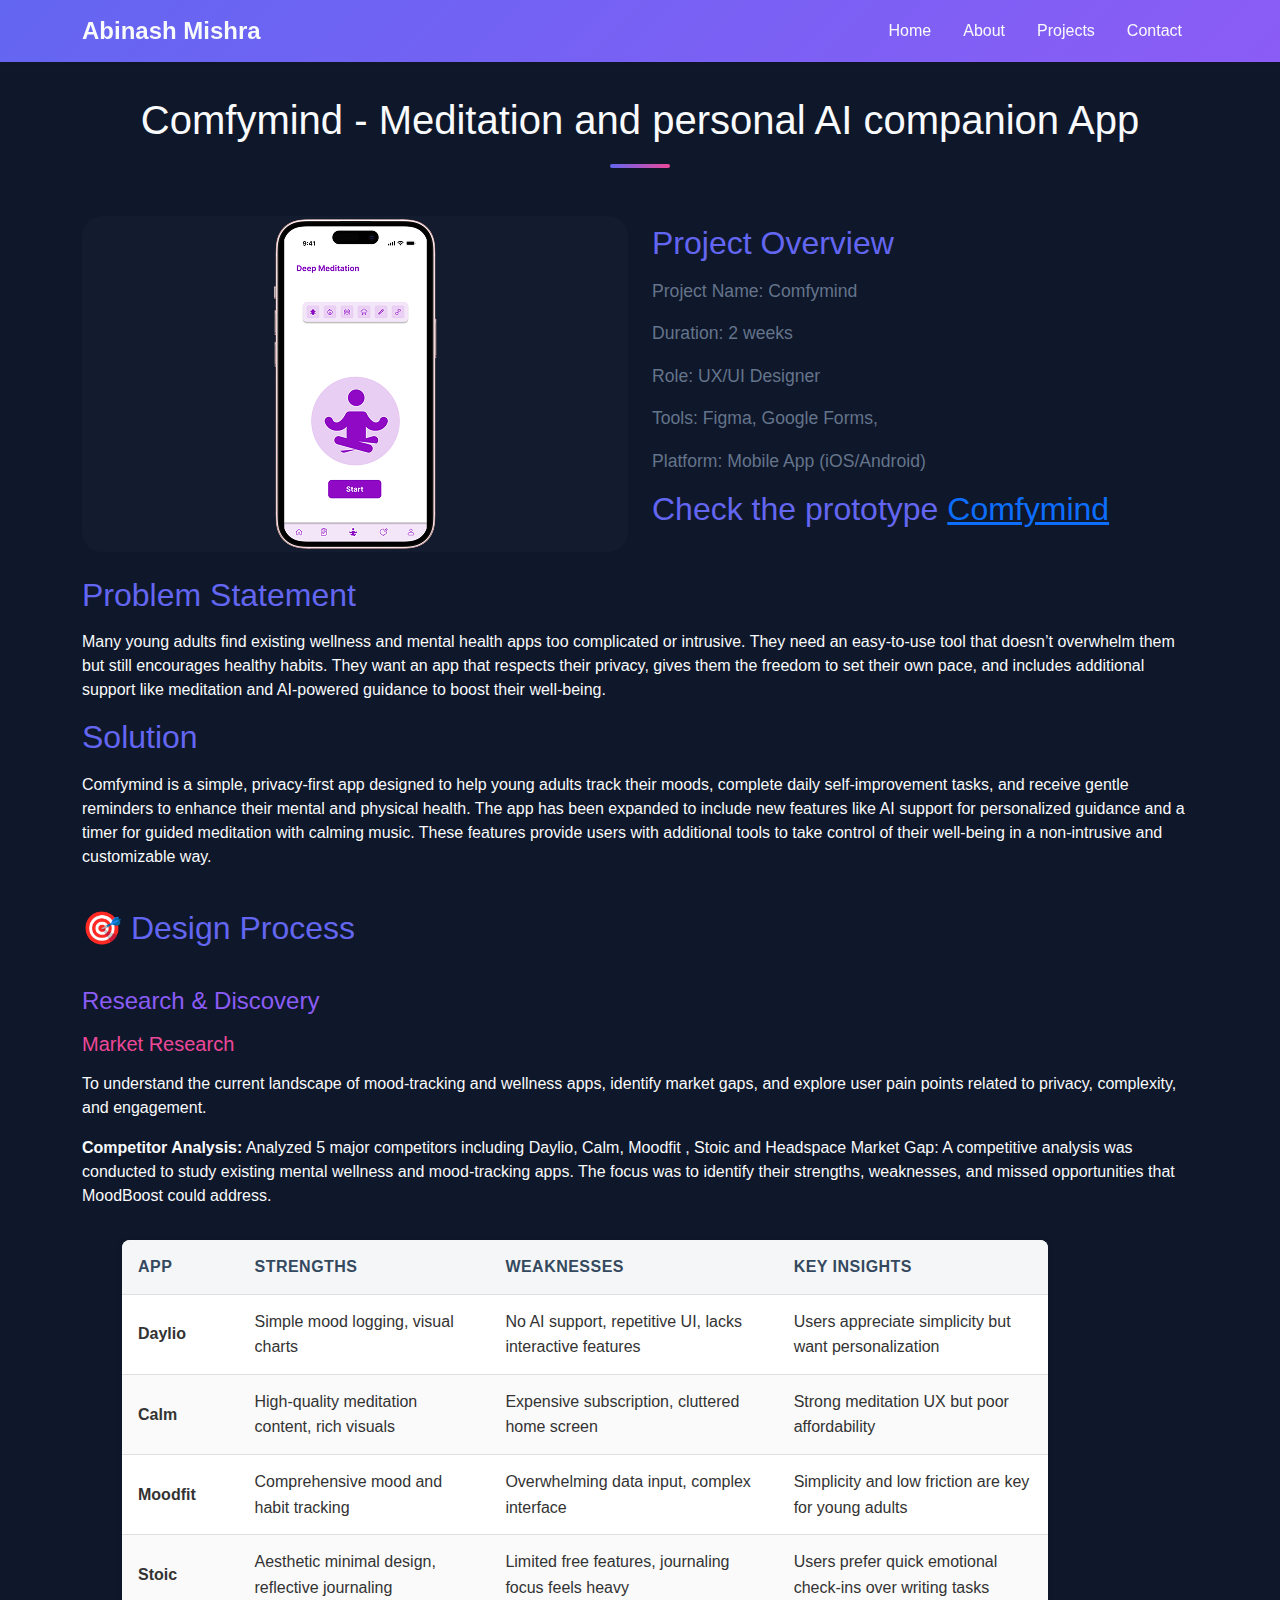
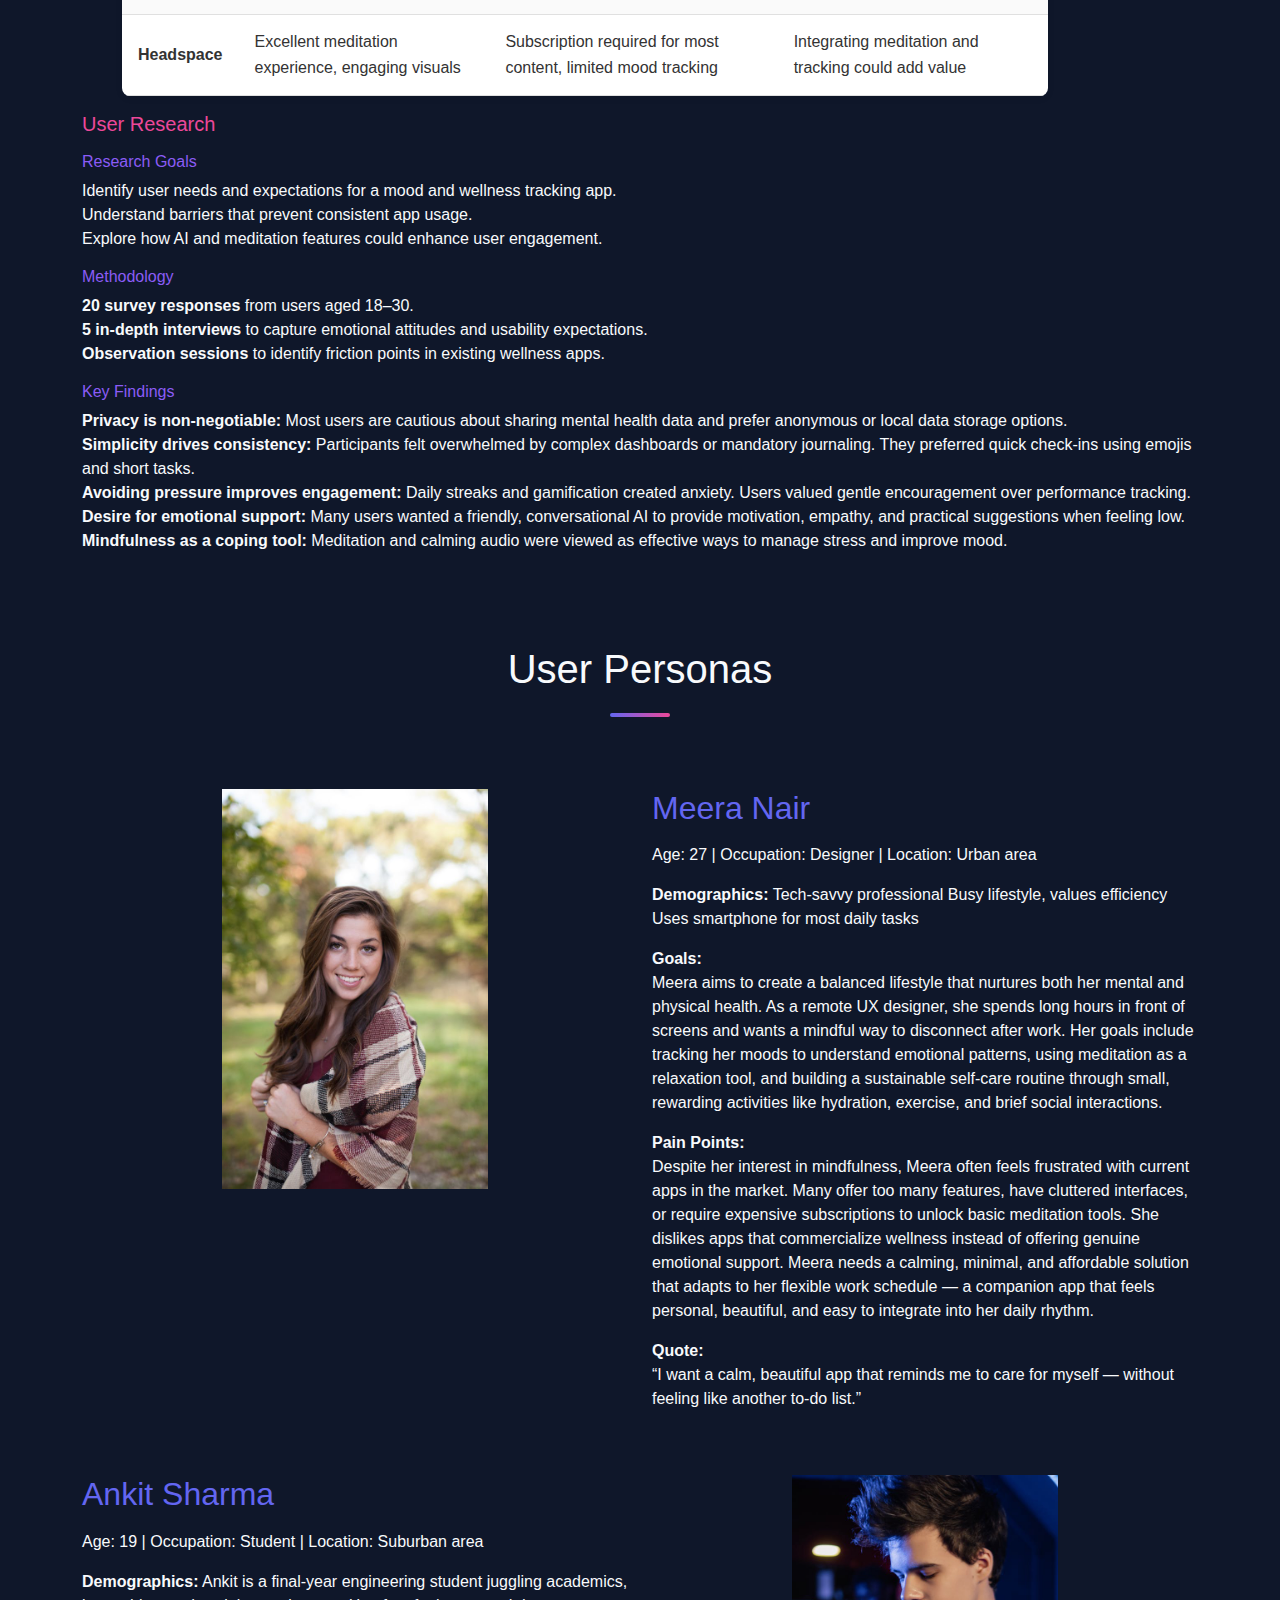
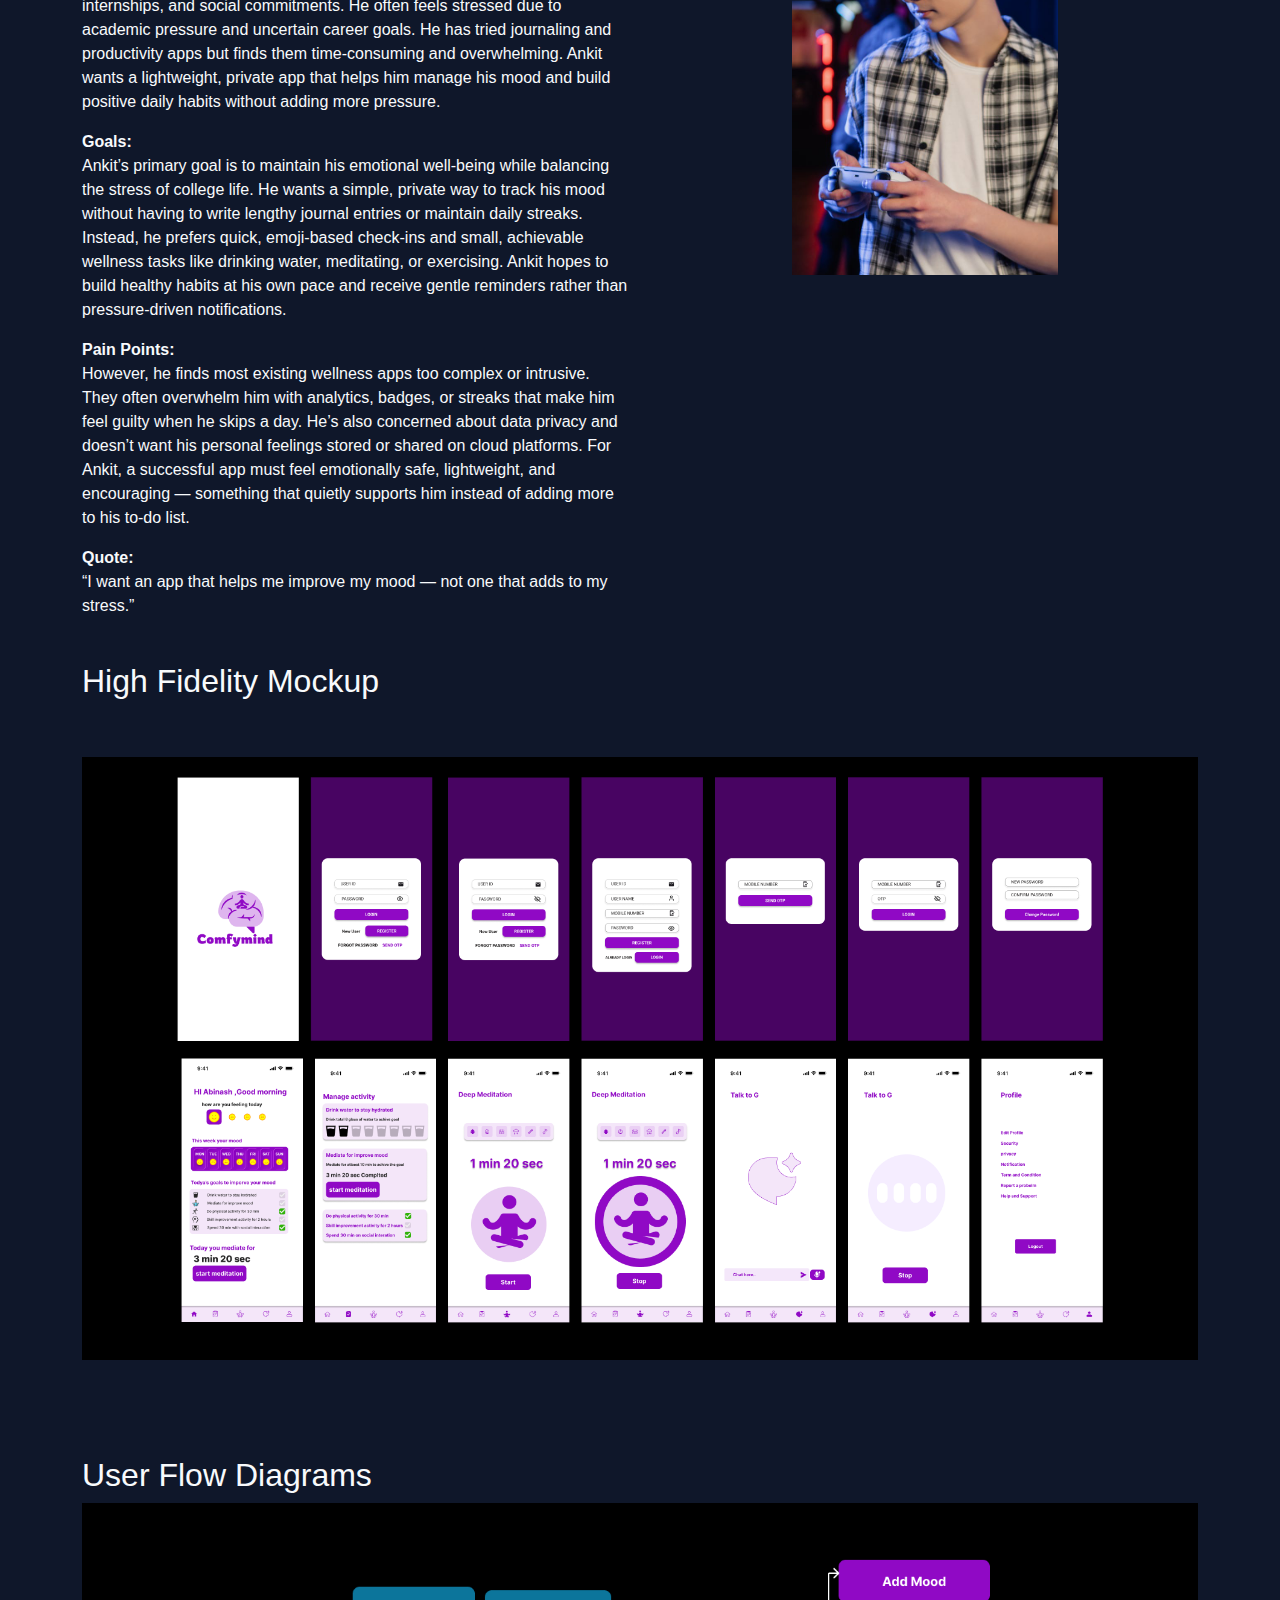
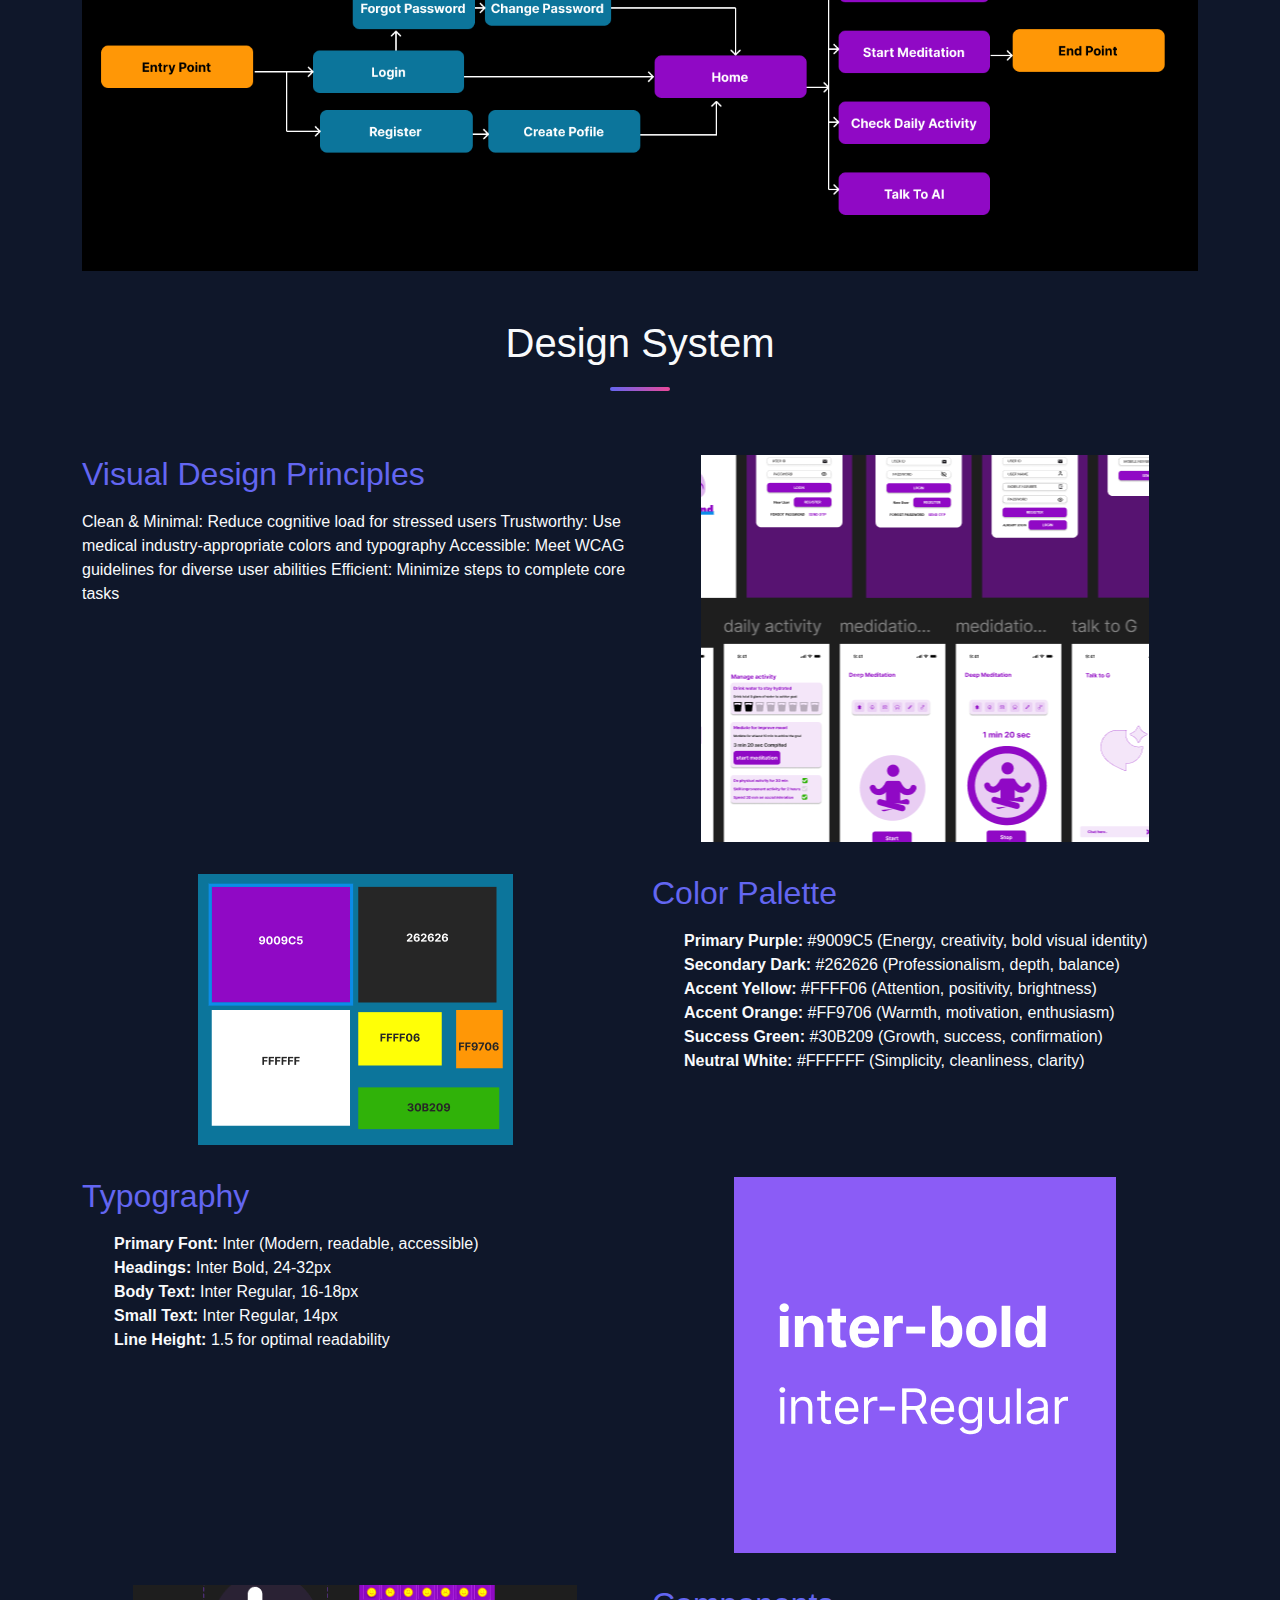
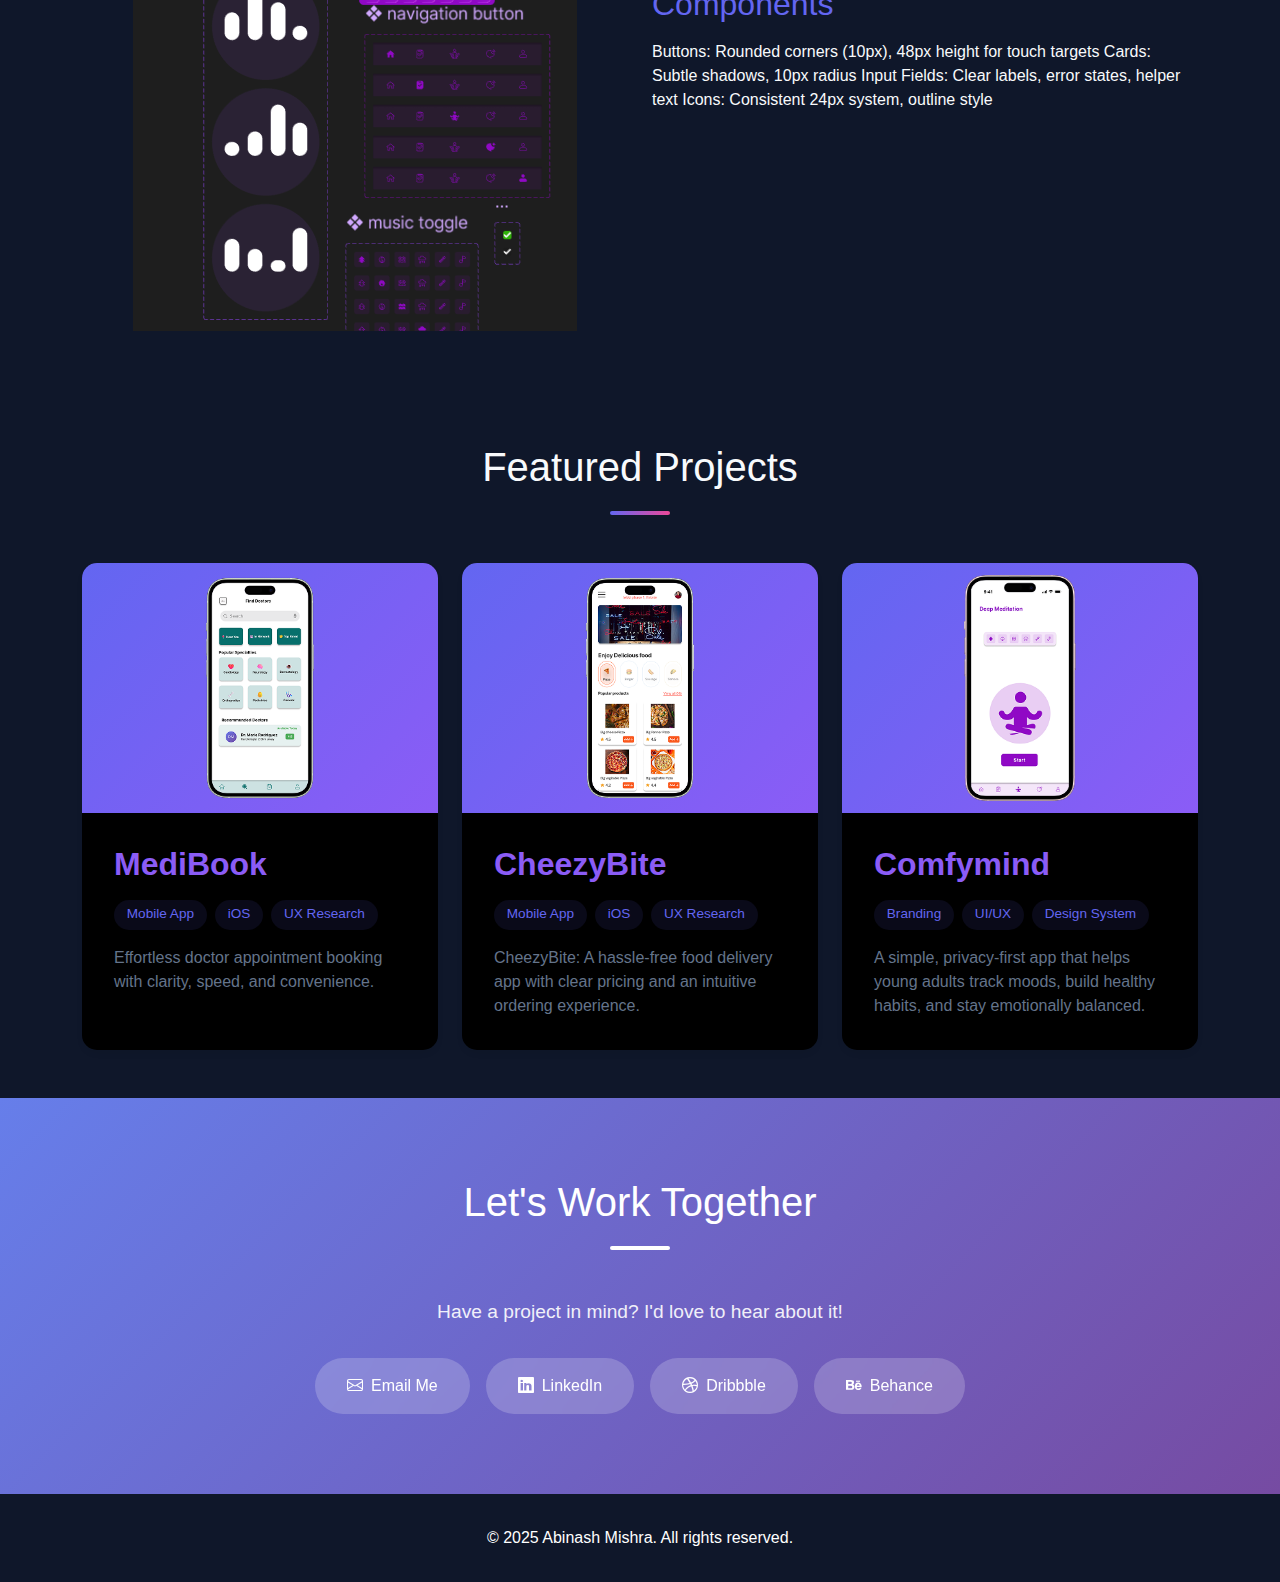
<file: comfymind.html>
<!DOCTYPE html>
<html lang="en">

<head>
    <meta charset="UTF-8">
    <meta name="viewport" content="width=device-width, initial-scale=1.0">
    <title>Document</title>
    <link href="https://cdn.jsdelivr.net/npm/bootstrap@5.3.0/dist/css/bootstrap.min.css" rel="stylesheet">
    <link rel="stylesheet" href="https://cdn.jsdelivr.net/npm/bootstrap-icons@1.10.0/font/bootstrap-icons.css">
    <link rel="stylesheet" href="./style.css">
</head>

<body>
    <!-- Navigation -->
    <nav class="navbar navbar-expand-lg navbar-light fixed-top">
        <div class="container">
            <a class="navbar-brand" href="#home">Abinash Mishra</a>
            <button class="navbar-toggler" type="button" data-bs-toggle="collapse" data-bs-target="#navbarNav">
                <span class="navbar-toggler-icon"></span>
            </button>
            <div class="collapse navbar-collapse justify-content-end" id="navbarNav">
                <ul class="navbar-nav">
                    <li class="nav-item">
                        <a class="nav-link" href="./home.html">Home</a>
                    </li>
                    <li class="nav-item">
                        <a class="nav-link" href="./about.html">About</a>
                    </li>
                    <li class="nav-item">
                        <a class="nav-link" href="#projects">Projects</a>
                    </li>
                    <li class="nav-item">
                        <a class="nav-link" href="#contact">Contact</a>
                    </li>
                </ul>
            </div>
        </div>
    </nav>

    <!-- About Project Section -->
    <section id="about-project" class="py-5">
        <div class="container">
            <h2 class="section-heading mt-5">Comfymind - Meditation and personal AI companion App</h2>
            <div class="row align-items-center g-4">
                <div class="col-lg-6">
                    <div class="about-image bg-white"><img src="./images/comfy-screen.png" class="img-fluid"></div>
                </div>
                <div class="col-lg-6">
                    <div class="about-text">
                        <h3> Project Overview</h3>
                        <P>Project Name: Comfymind</P>
                        <P>Duration: 2 weeks</P>
                        <P>Role: UX/UI Designer</P>
                        <P>Tools: Figma, Google Forms,</P>
                        <P>Platform: Mobile App (iOS/Android)</P>
                        <h3>Check the prototype <a href="https://www.figma.com/proto/DlyaYdGo1Rltam6M31i6tS/Comfymind?node-id=40-236&p=f&t=cynUEuF97mRjR270-1&scaling=scale-down&content-scaling=fixed&page-id=0%3A1&starting-point-node-id=40%3A236" target="_blank"> Comfymind</a></h3>
                    </div>
                </div>
            </div>
            <div class="row my-4">
                <h3>Problem Statement</h3>
                <p>Many young adults find existing wellness and mental health apps too complicated or intrusive. They need an easy-to-use tool that doesn’t overwhelm them but still encourages healthy habits. They want an app that respects their privacy, gives them the freedom to set their own pace, and includes additional support like meditation and AI-powered guidance to boost their well-being.</p>
                <h3>Solution</h3>
                <p>Comfymind is a simple, privacy-first app designed to help young adults track their moods, complete daily self-improvement tasks, and receive gentle reminders to enhance their mental and physical health. The app has been expanded to include new features like AI support for personalized guidance and a timer for guided meditation with calming music. These features provide users with additional tools to take control of their well-being in a non-intrusive and customizable way.</p>
            </div>

            <div class="row my-4">
                <h3>🎯 Design Process</h3>
                <h4 class="mt-4">Research & Discovery</h4>
                <h5>Market Research</h5>
                    <p>To understand the current landscape of mood-tracking and wellness apps, identify market gaps, and explore user pain points related to privacy, complexity, and engagement.</p>
                <p><strong>Competitor Analysis:</strong> Analyzed 5 major competitors including Daylio, Calm, Moodfit ,
                    Stoic and Headspace
                    Market Gap: A competitive analysis was conducted to study existing mental wellness and mood-tracking apps. The focus was to identify their strengths, weaknesses, and missed opportunities that MoodBoost could address.</p>

                    <div class="col-lg-10">
                        <table class="analysis-table my-3">
                            <thead>
                                <tr>
                                    <th>App</th>
                                    <th>Strengths</th>
                                    <th>Weaknesses</th>
                                    <th>Key Insights</th>
                                </tr>
                            </thead>
                            <tbody>
                                <tr>
                                    <td><strong>Daylio</strong></td>
                                    <td>Simple mood logging, visual charts</td>
                                    <td>No AI support, repetitive UI, lacks interactive features</td>
                                    <td>Users appreciate simplicity but want personalization</td>
                                </tr>
                                <tr>
                                    <td><strong>Calm</strong></td>
                                    <td>High-quality meditation content, rich visuals</td>
                                    <td>Expensive subscription, cluttered home screen</td>
                                    <td>Strong meditation UX but poor affordability</td>
                                </tr>
                                <tr>
                                    <td><strong>Moodfit</strong></td>
                                    <td>Comprehensive mood and habit tracking</td>
                                    <td>Overwhelming data input, complex interface</td>
                                    <td>Simplicity and low friction are key for young adults</td>
                                </tr>
                                <tr>
                                    <td><strong>Stoic</strong></td>
                                    <td>Aesthetic minimal design, reflective journaling</td>
                                    <td>Limited free features, journaling focus feels heavy</td>
                                    <td>Users prefer quick emotional check-ins over writing tasks</td>
                                </tr>
                                <tr>
                                    <td><strong>Headspace</strong></td>
                                    <td>Excellent meditation experience, engaging visuals</td>
                                    <td>Subscription required for most content, limited mood tracking</td>
                                    <td>Integrating meditation and tracking could add value</td>
                                </tr>
                            </tbody>
                        </table>
                    </div>


                <h5>User Research</h5>
                 <h6>Research Goals</h6>
    <ul>
      <li>Identify user needs and expectations for a mood and wellness tracking app.</li>
      <li>Understand barriers that prevent consistent app usage.</li>
      <li>Explore how AI and meditation features could enhance user engagement.</li>
    </ul>

    <h6>Methodology</h6>
    <ul>
      <li><strong>20 survey responses</strong> from users aged 18–30.</li>
      <li><strong>5 in-depth interviews</strong> to capture emotional attitudes and usability expectations.</li>
      <li><strong>Observation sessions</strong> to identify friction points in existing wellness apps.</li>
    </ul>

    <h6>Key Findings</h6>
    <ul>
      <li><strong>Privacy is non-negotiable:</strong> Most users are cautious about sharing mental health data and prefer anonymous or local data storage options.</li>
      <li><strong>Simplicity drives consistency:</strong> Participants felt overwhelmed by complex dashboards or mandatory journaling. They preferred quick check-ins using emojis and short tasks.</li>
      <li><strong>Avoiding pressure improves engagement:</strong> Daily streaks and gamification created anxiety. Users valued gentle encouragement over performance tracking.</li>
      <li><strong>Desire for emotional support:</strong> Many users wanted a friendly, conversational AI to provide motivation, empathy, and practical suggestions when feeling low.</li>
      <li><strong>Mindfulness as a coping tool:</strong> Meditation and calming audio were viewed as effective ways to manage stress and improve mood.</li>
    </ul>

            </div>
        </div>
    </section>

    <section id="user-persona" class="py-1">
        <div class="container">
            <h2 class="section-heading">User Personas</h2>
            <div class="row py-4">
                <div class="col-lg-6">
                    <div class="about-image profile-pic"><img src="./images/persona-2.jpg" class="img-fluid"></div>
                </div>
                <div class="col-lg-6">
                    <div class="persona-text">

                        <h3>Meera Nair</h3>
                        <p>Age: 27 | Occupation: Designer | Location: Urban area</p>
                        <p><strong>Demographics:</strong>

                            Tech-savvy professional
                            Busy lifestyle, values efficiency
                            Uses smartphone for most daily tasks</p>

                        <strong>Goals:</strong>
                        <p>
                           Meera aims to create a balanced lifestyle that nurtures both her mental and physical health. As a remote UX designer, she spends long hours in front of screens and wants a mindful way to disconnect after work. Her goals include tracking her moods to understand emotional patterns, using meditation as a relaxation tool, and building a sustainable self-care routine through small, rewarding activities like hydration, exercise, and brief social interactions.</p>

                        <strong>Pain Points:</strong>
                        <p>
                            Despite her interest in mindfulness, Meera often feels frustrated with current apps in the market. Many offer too many features, have cluttered interfaces, or require expensive subscriptions to unlock basic meditation tools. She dislikes apps that commercialize wellness instead of offering genuine emotional support. Meera needs a calming, minimal, and affordable solution that adapts to her flexible work schedule — a companion app that feels personal, beautiful, and easy to integrate into her daily rhythm.</p>

                        <strong>Quote:</strong>
                        <p>“I want a calm, beautiful app that reminds me to care for myself — without feeling like another to-do list.”</p>
                    </div>
                </div>
            </div>
            <div class="row py-4">

                <div class="col-lg-6">
                    <div class="persona-text">

                        <h3>Ankit Sharma</h3>
                        <p>Age: 19 | Occupation: Student | Location: Suburban area</p>
                        <p><strong>Demographics:</strong>
                        Ankit is a final-year engineering student juggling academics, internships, and social commitments. He often feels stressed due to academic pressure and uncertain career goals. He has tried journaling and productivity apps but finds them time-consuming and overwhelming. Ankit wants a lightweight, private app that helps him manage his mood and build positive daily habits without adding more pressure.</p>

                        <strong>Goals:</strong>
                        <p>
                        Ankit’s primary goal is to maintain his emotional well-being while balancing the stress of college life. He wants a simple, private way to track his mood without having to write lengthy journal entries or maintain daily streaks. Instead, he prefers quick, emoji-based check-ins and small, achievable wellness tasks like drinking water, meditating, or exercising. Ankit hopes to build healthy habits at his own pace and receive gentle reminders rather than pressure-driven notifications.</p>

                        <strong>Pain Points:</strong>
                        <p>
                            However, he finds most existing wellness apps too complex or intrusive. They often overwhelm him with analytics, badges, or streaks that make him feel guilty when he skips a day. He’s also concerned about data privacy and doesn’t want his personal feelings stored or shared on cloud platforms. For Ankit, a successful app must feel emotionally safe, lightweight, and encouraging — something that quietly supports him instead of adding more to his to-do list.</p>

                        <strong>Quote:</strong>
                        <p>“I want an app that helps me improve my mood — not one that adds to my stress.”</p>
                    </div>
                </div>
                <div class="col-lg-6">
                    <div class="about-image profile-pic"><img src="./images/persona-1.jpg" class="img-fluid"></div>
                </div>
            </div>
        </div>
        </div>
        </div>
    </section>

    <section class="full-mockup">
        <div class="container">
            <div class="row">
                <div class="col-lg-12">
                    <h2>High Fidelity Mockup</h2>
                    <div class="about-image mt-2">
                        <img src="./images/design-file-comfyfind.png" class="img-fluid">
                    </div>
                </div>
            </div>
        </div>
    </section>

    <section class="user-flow mt-5">
        <div class="container">
            <div class="row">
                <div class="col-12">
                    <h2>User Flow Diagrams</h2>
                    <div class="about-image mt-2">
                        
                    <img src="./images/userflow-comfymind.png" alt="" class="img-fluid">
                    </div>

                    <!-- <h2>User Flow Diagrams</h2>
                    <h5>Main User Flow</h5>
                    <P>Start → Open App → Login/Register → Choose "how you feeling"/ view weekly mood activity</p>
                    <p> check daily activity → Complete daily activity → Start meditation</p>
                    <p>start conversation with AI</p> -->
                </div>
            </div>
        </div>
    </section>

    <!-- design-system -->
    <section class="py-5 design-system">
        <div class="container">
            <h2 class="section-heading">Design System</h2>
            <div class="row py-3">
                <div class="col-md-6 col-lg-6">
                    <div class="design-card">
                        <div class="skill-icon">🎨</div>
                        <h3>Visual Design Principles</h3>
                        <p>Clean & Minimal: Reduce cognitive load for stressed users
                            Trustworthy: Use medical industry-appropriate colors and typography
                            Accessible: Meet WCAG guidelines for diverse user abilities
                            Efficient: Minimize steps to complete core tasks</p>
                    </div>
                </div>
                <div class="col-lg-6">
                    <div class="about-image"><img src="./images/comfyapp-design.png" class="img-fluid"></div>
                </div>
            </div>
            <div class="row py-3">
                <div class="col-md-6 col-lg-6 order-2">
                    <div class="design-card">
                        <div class="skill-icon">🔍</div>
                        <h3>Color Palette</h3>
                        <ul>
                            <li><strong>Primary Purple:</strong> #9009C5 (Energy, creativity, bold visual identity)</li>
                            <li><strong>Secondary Dark:</strong> #262626 (Professionalism, depth, balance)</li>
                            <li><strong>Accent Yellow:</strong> #FFFF06 (Attention, positivity, brightness)</li>
                            <li><strong>Accent Orange:</strong> #FF9706 (Warmth, motivation, enthusiasm)</li>
                            <li><strong>Success Green:</strong> #30B209 (Growth, success, confirmation)</li>
                            <li><strong>Neutral White:</strong> #FFFFFF (Simplicity, cleanliness, clarity)</li>
                        </ul>
                    </div>
                </div>
                <div class="col-lg-6 order-1">
                    <div class="about-image"><img src="./images/comfyapp-color.png" class="img-fluid"></div>
                </div>
            </div>

            <div class="row py-3">
                <div class="col-md-6 col-lg-6">
                    <div class="design-card">
                        <div class="skill-icon">✏️</div>
                        <h3>Typography</h3>
                        <ul>
                            <li><strong>Primary Font:</strong> Inter (Modern, readable, accessible)</li>
                            <li><strong>Headings:</strong> Inter Bold, 24-32px</li>
                            <li><strong>Body Text:</strong> Inter Regular, 16-18px</li>
                            <li><strong>Small Text:</strong> Inter Regular, 14px</li>
                            <li><strong>Line Height:</strong> 1.5 for optimal readability</li>
                        </ul>
                    </div>
                </div>
                <div class="col-lg-6">
                    <div class="about-image"><img src="./images/font-in-foodapp.png" class="img-fluid"></div>
                </div>
            </div>
            <div class="row py-3">
                <div class="col-md-6 col-lg-6 order-2">
                    <div class="design-card">
                        <div class="skill-icon">📱</div>
                        <h3>Components</h3>
                        <p>Buttons: Rounded corners (10px), 48px height for touch targets
                            Cards: Subtle shadows, 10px radius
                            Input Fields: Clear labels, error states, helper text
                            Icons: Consistent 24px system, outline style</p>
                    </div>
                </div>
                <div class="col-md-6 col-lg-6 order-1">
                    <div class="about-image"><img src="./images/comfyapp-component.png" class="img-fluid"></div>
                </div>
            </div>
        </div>
        </div>
    </section>

    <!-- Projects Section -->
    <section id="projects" class="py-5">
        <div class="container">
            <h2 class="section-heading">Featured Projects</h2>
            <div class="row g-4">
                <div class="col-lg-4 col-md-6">
                    <div class="project-card">
                        <a href="./medibook.html" class="text-decoration-none">
                            <div class="project-image"><img src="./images/doc-appointment.png" class="img-fluid"></div>
                            <div class="project-content">
                                <h3>MediBook</h3>
                                <div class="project-tags">
                                    <span class="tag">Mobile App</span>
                                    <span class="tag">iOS</span>
                                    <span class="tag">UX Research</span>
                                </div>
                                <p>Effortless doctor appointment booking with clarity, speed, and convenience.</p>
                            </div>
                        </a>
                    </div>
                </div>
                <div class="col-lg-4 col-md-6">
                    <div class="project-card">
                        <a href="./cheezybite.html" class="text-decoration-none">
                            <div class="project-image"><img src="./images/cheezybite-screen.png" class="img-fluid"></div>
                            <div class="project-content">
                                <h3>CheezyBite</h3>
                                <div class="project-tags">
                                    <span class="tag">Mobile App</span>
                                    <span class="tag">iOS</span>
                                    <span class="tag">UX Research</span>
                                </div>
                                <p>CheezyBite: A hassle-free food delivery app with clear pricing and an intuitive ordering experience.</p>
                            </div>
                        </a>
                    </div>
                </div>
                <div class="col-lg-4 col-md-6">
                    <div class="project-card">
                        <a href="./comfymind.html" class="text-decoration-none">
                        <div class="project-image"><img src="./images/comfy-screen.png" class="img-fluid"></div>
                        <div class="project-content">
                            <h3>Comfymind</h3>
                            <div class="project-tags">
                                <span class="tag">Branding</span>
                                <span class="tag">UI/UX</span>
                                <span class="tag">Design System</span>
                            </div>
                            <p>A simple, privacy-first app that helps young adults track moods, build healthy habits, and stay emotionally balanced.</p>
                        </div>
                        </a>
                    </div>
                </div>
            </div>
        </div>
    </section>
    
        <!-- Contact Section -->
    <section id="contact" class="contact-section">
        <div class="container">
            <h2 class="section-heading">Let's Work Together</h2>
            <p>Have a project in mind? I'd love to hear about it!</p>
            <div class="d-flex flex-wrap justify-content-center gap-3">
                <a href="mailto:your.email@example.com" class="contact-link">
                    <i class="bi bi-envelope"></i> Email Me
                </a>
                <a href="https://linkedin.com/in/yourprofile" class="contact-link" target="_blank">
                    <i class="bi bi-linkedin"></i> LinkedIn
                </a>
                <a href="https://dribbble.com/yourprofile" class="contact-link" target="_blank">
                    <i class="bi bi-dribbble"></i> Dribbble
                </a>
                <a href="https://behance.net/yourprofile" class="contact-link" target="_blank">
                    <i class="bi bi-behance"></i> Behance
                </a>
            </div>
        </div>
    </section>
        <!-- Footer -->
    <footer>
        <div class="container">
            <p class="mb-0">&copy; 2025 Abinash Mishra. All rights reserved.</p>
        </div>
    </footer>












    <script src="https://cdn.jsdelivr.net/npm/bootstrap@5.3.0/dist/js/bootstrap.bundle.min.js"></script>
    <script>
        // Smooth scrolling for navigation links
        document.querySelectorAll('a[href^="#"]').forEach(anchor => {
            anchor.addEventListener('click', function (e) {
                e.preventDefault();
                const target = document.querySelector(this.getAttribute('href'));
                if (target) {
                    const navHeight = document.querySelector('.navbar').offsetHeight;
                    const targetPosition = target.offsetTop - navHeight;
                    window.scrollTo({
                        top: targetPosition,
                        behavior: 'smooth'
                    });

                    // Close mobile menu if open
                    const navCollapse = document.querySelector('.navbar-collapse');
                    if (navCollapse.classList.contains('show')) {
                        bootstrap.Collapse.getInstance(navCollapse).hide();
                    }
                }
            });
        });

        // Add scroll effect to navigation
        let lastScroll = 0;
        const navbar = document.querySelector('.navbar');

        window.addEventListener('scroll', () => {
            const currentScroll = window.pageYOffset;

            if (currentScroll > lastScroll && currentScroll > 100) {
                navbar.style.transform = 'translateY(-100%)';
            } else {
                navbar.style.transform = 'translateY(0)';
            }

            lastScroll = currentScroll;
        });

        // Active nav link on scroll
        window.addEventListener('scroll', () => {
            const sections = document.querySelectorAll('section[id]');
            const scrollY = window.pageYOffset;

            sections.forEach(section => {
                const sectionHeight = section.offsetHeight;
                const sectionTop = section.offsetTop - 100;
                const sectionId = section.getAttribute('id');

                if (scrollY > sectionTop && scrollY <= sectionTop + sectionHeight) {
                    document.querySelectorAll('.nav-link').forEach(link => {
                        link.classList.remove('active');
                        if (link.getAttribute('href') === `#${sectionId}`) {
                            link.classList.add('active');
                        }
                    });
                }
            });
        });
    </script>
</body>

</html>
</file>
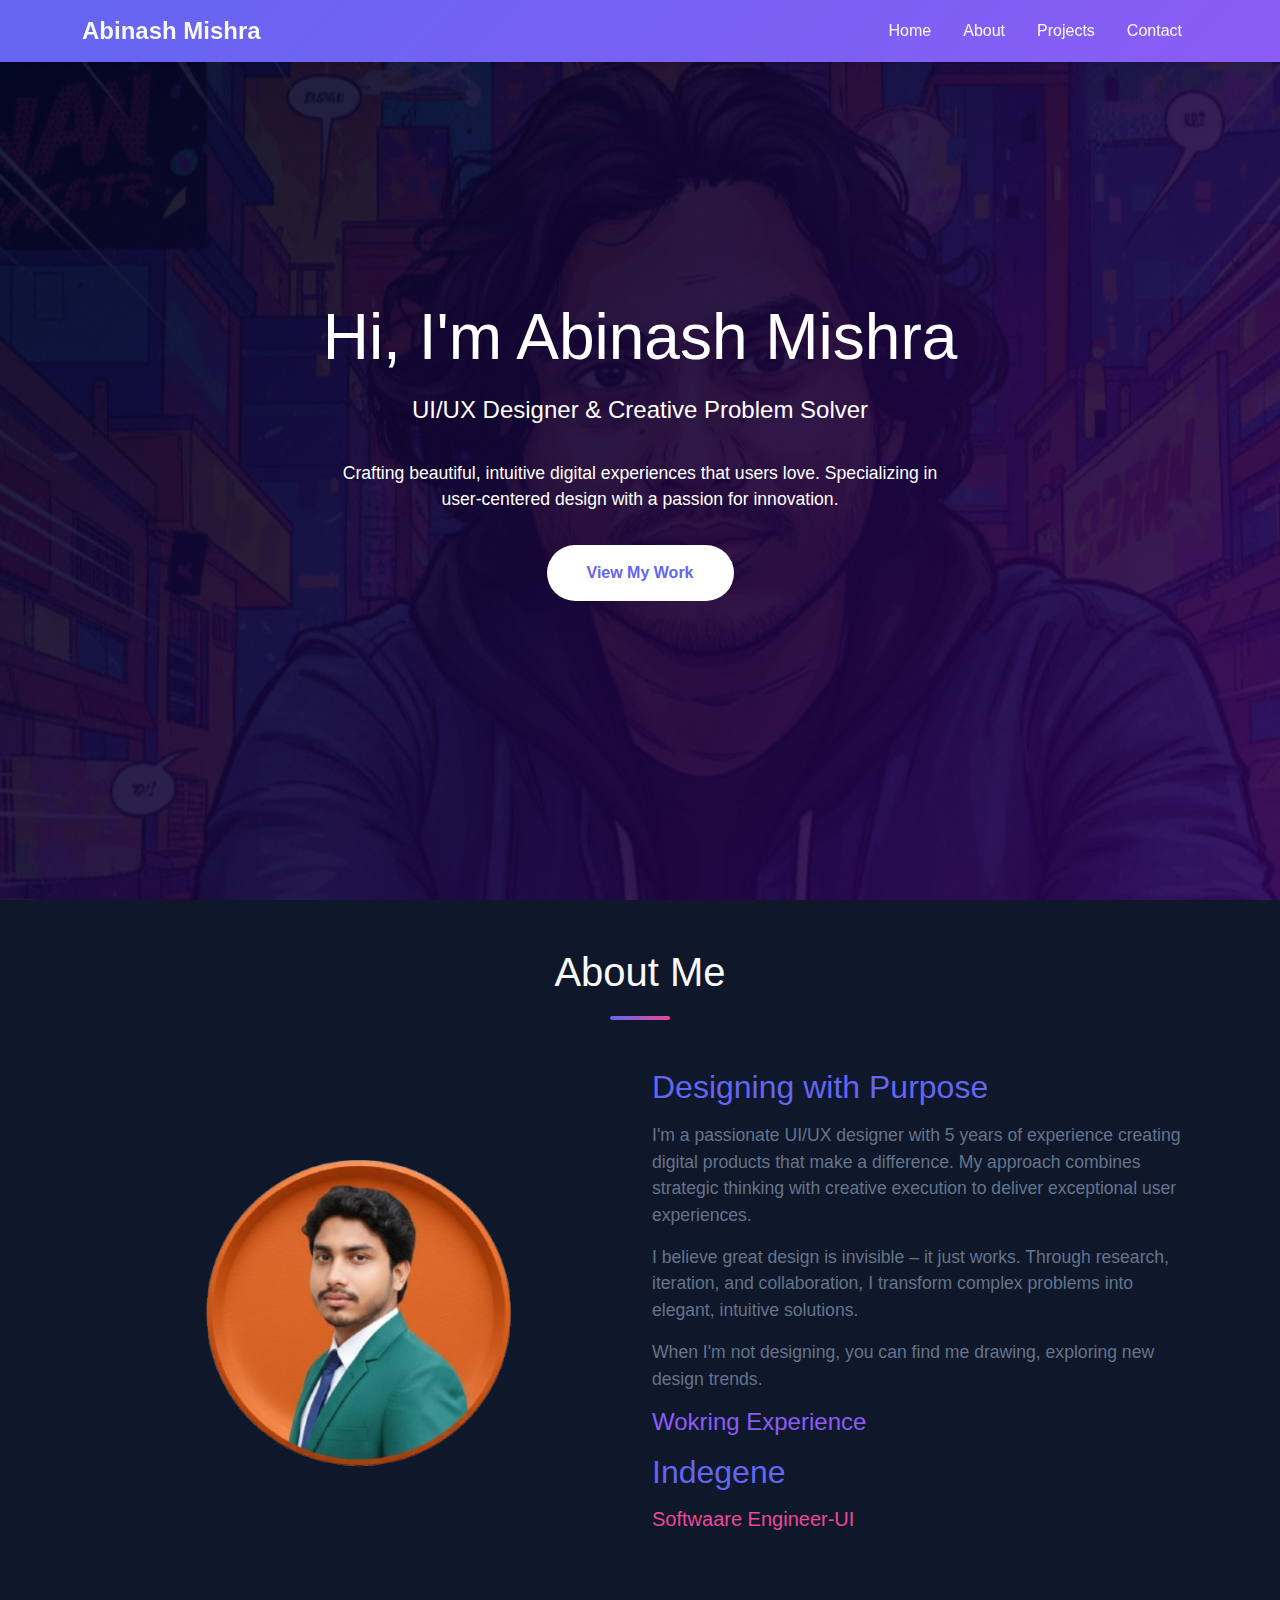
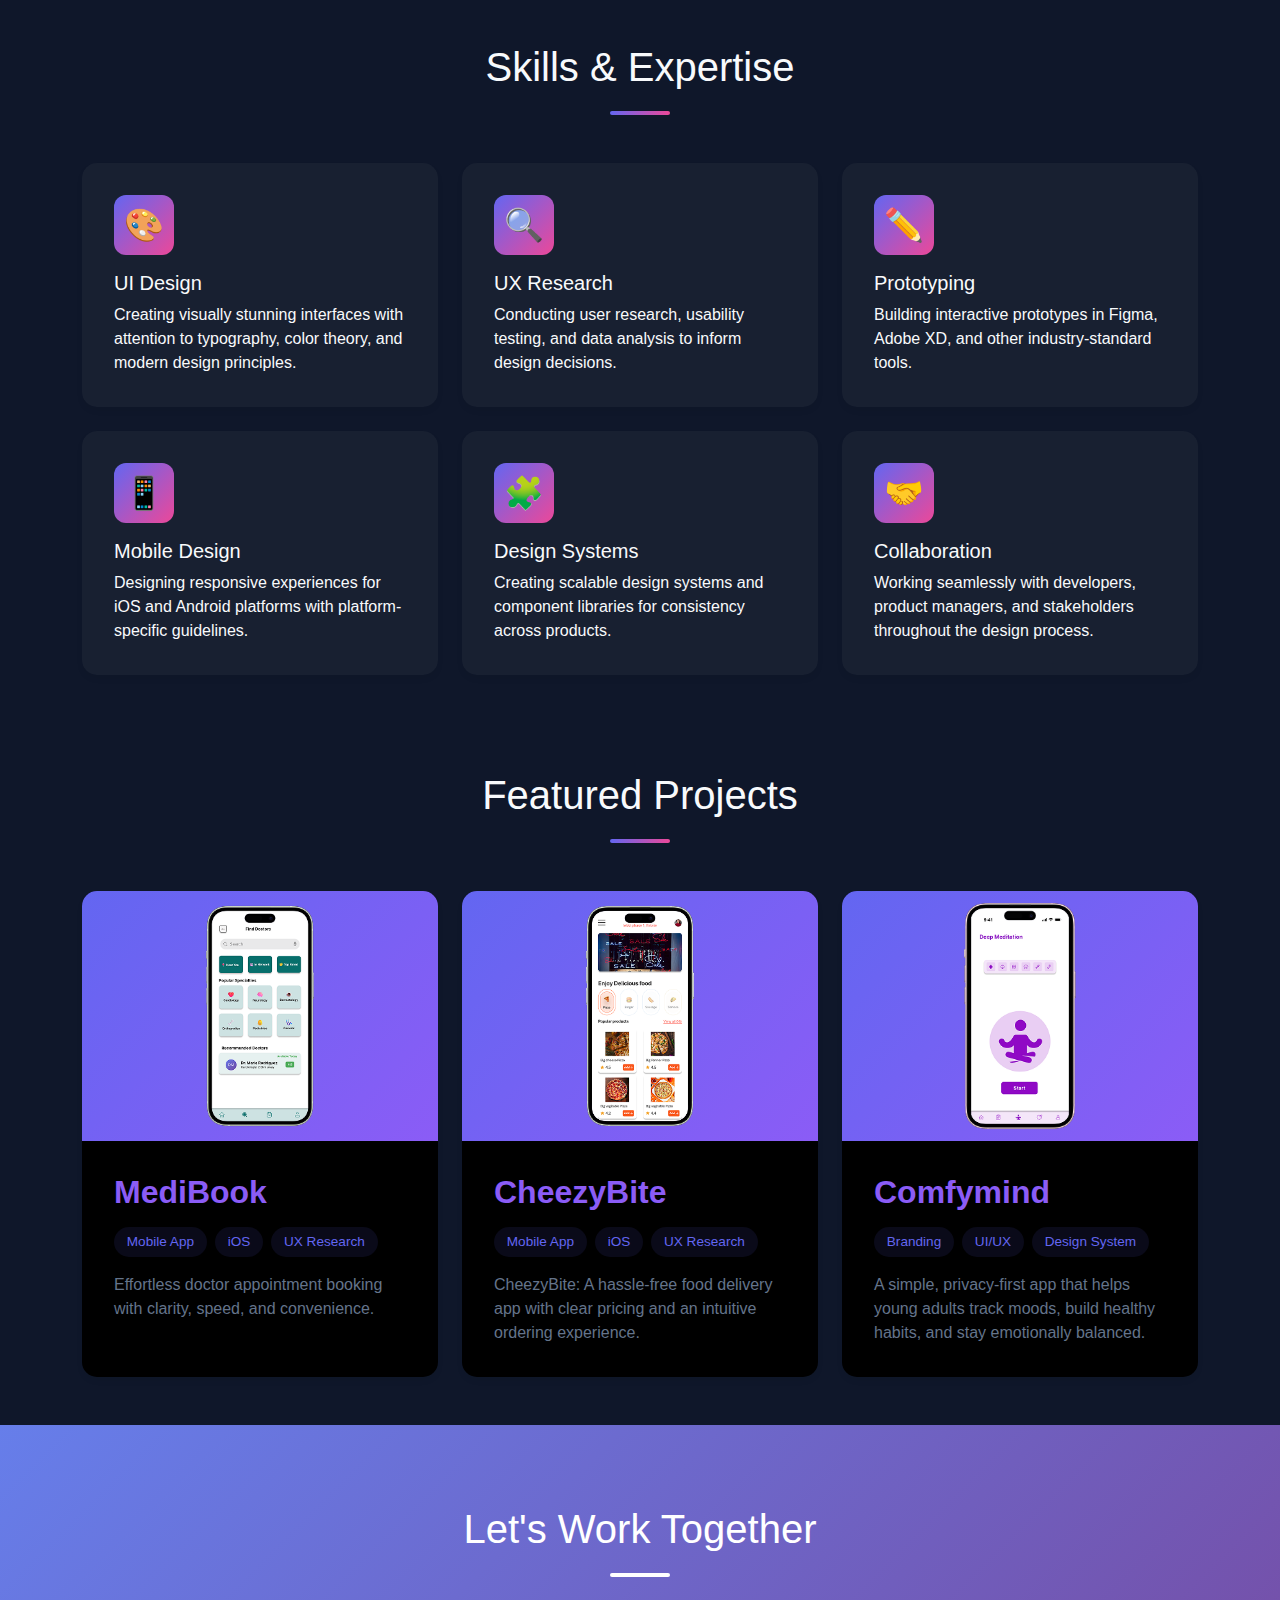
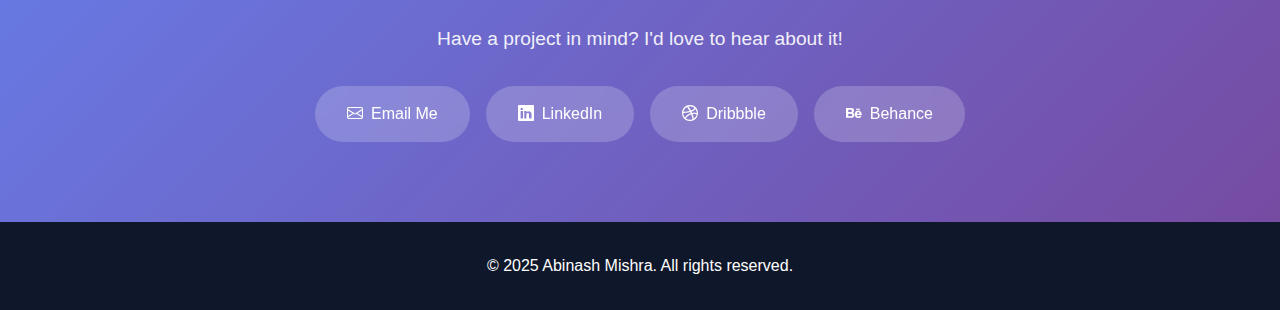
<file: home.html>
<!DOCTYPE html>
<html lang="en">

<head>
    <meta charset="UTF-8">
    <meta name="viewport" content="width=device-width, initial-scale=1.0">
    <title>Your Name - UI/UX Designer</title>
    <link href="https://cdn.jsdelivr.net/npm/bootstrap@5.3.0/dist/css/bootstrap.min.css" rel="stylesheet">
    <link rel="stylesheet" href="https://cdn.jsdelivr.net/npm/bootstrap-icons@1.10.0/font/bootstrap-icons.css">
    <link rel="stylesheet" href="./style.css">
</head>

<body>
    <!-- Navigation -->
    <nav class="navbar navbar-expand-lg navbar-light fixed-top">
        <div class="container">
            <a class="navbar-brand" href="#home">Abinash Mishra</a>
            <button class="navbar-toggler" type="button" data-bs-toggle="collapse" data-bs-target="#navbarNav">
                <span class="navbar-toggler-icon"></span>
            </button>
            <div class="collapse navbar-collapse justify-content-end" id="navbarNav">
                <ul class="navbar-nav">
                    <li class="nav-item">
                        <a class="nav-link" href="#home">Home</a>
                    </li>
                    <li class="nav-item">
                        <a class="nav-link" href="#about">About</a>
                    </li>
                    <li class="nav-item">
                        <a class="nav-link" href="#projects">Projects</a>
                    </li>
                    <li class="nav-item">
                        <a class="nav-link" href="#contact">Contact</a>
                    </li>
                </ul>
            </div>
        </div>
    </nav>

    <!-- Hero Section -->
    <section id="home" class="hero">
        <div class="container">
            <div class="row">
                <div class="col-12 hero-content">
                    <h1>Hi, I'm Abinash Mishra</h1>
                    <div class="subtitle">UI/UX Designer & Creative Problem Solver</div>
                    <p class="mx-auto" style="max-width: 600px;">Crafting beautiful, intuitive digital experiences that
                        users love. Specializing in user-centered design with a passion for innovation.</p>
                    <a href="#projects" class="btn-custom mt-3">View My Work</a>
                </div>
            </div>
        </div>
    </section>

    <!-- About Section -->
    <section id="about" class="py-5">
        <div class="container">
            <h2 class="section-heading">About Me</h2>
            <div class="row align-items-center g-4">
                <div class="col-lg-6">
                    <div class="about-image"><img src="./images/orange-profile.png" alt="" class="img-fluid"></div>
                </div>
                <div class="col-lg-6">
                    <div class="about-text">
                        <h3>Designing with Purpose</h3>
                        <p class="mb-3">I'm a passionate UI/UX designer with 5 years of experience creating digital
                            products that make a difference. My approach combines strategic thinking with creative
                            execution to deliver exceptional user experiences.</p>
                        <p class="mb-3">I believe great design is invisible – it just works. Through research,
                            iteration, and collaboration, I transform complex problems into elegant, intuitive
                            solutions.</p>
                        <p>When I'm not designing, you can find me drawing, exploring new design trends.</p>
                        <h4>Wokring Experience</h4>
                        <h3>Indegene</h3>
                        <h5>Softwaare Engineer-UI</h5>
                    </div>
                </div>
            </div>
        </div>
    </section>

    <!-- Skills Section -->
    <section id="skills" class="py-5">
        <div class="container">
            <h2 class="section-heading">Skills & Expertise</h2>
            <div class="row g-4">
                <div class="col-md-6 col-lg-4">
                    <div class="skill-card">
                        <div class="skill-icon">🎨</div>
                        <h3>UI Design</h3>
                        <p>Creating visually stunning interfaces with attention to typography, color theory, and modern
                            design principles.</p>
                    </div>
                </div>
                <div class="col-md-6 col-lg-4">
                    <div class="skill-card">
                        <div class="skill-icon">🔍</div>
                        <h3>UX Research</h3>
                        <p>Conducting user research, usability testing, and data analysis to inform design decisions.
                        </p>
                    </div>
                </div>
                <div class="col-md-6 col-lg-4">
                    <div class="skill-card">
                        <div class="skill-icon">✏️</div>
                        <h3>Prototyping</h3>
                        <p>Building interactive prototypes in Figma, Adobe XD, and other industry-standard tools.</p>
                    </div>
                </div>
                <div class="col-md-6 col-lg-4">
                    <div class="skill-card">
                        <div class="skill-icon">📱</div>
                        <h3>Mobile Design</h3>
                        <p>Designing responsive experiences for iOS and Android platforms with platform-specific
                            guidelines.</p>
                    </div>
                </div>
                <div class="col-md-6 col-lg-4">
                    <div class="skill-card">
                        <div class="skill-icon">🧩</div>
                        <h3>Design Systems</h3>
                        <p>Creating scalable design systems and component libraries for consistency across products.</p>
                    </div>
                </div>
                <div class="col-md-6 col-lg-4">
                    <div class="skill-card">
                        <div class="skill-icon">🤝</div>
                        <h3>Collaboration</h3>
                        <p>Working seamlessly with developers, product managers, and stakeholders throughout the design
                            process.</p>
                    </div>
                </div>
            </div>
        </div>
    </section>

    <!-- Projects Section -->
    <section id="projects" class="py-5">
        <div class="container">
            <h2 class="section-heading">Featured Projects</h2>
            <div class="row g-4">
                <div class="col-lg-4 col-md-6">
                    <div class="project-card">
                        <a href="./medibook.html" class="text-decoration-none">
                            <div class="project-image"><img src="./images/doc-appointment.png" class="img-fluid"></div>
                            <div class="project-content">
                                <h3>MediBook</h3>
                                <div class="project-tags">
                                    <span class="tag">Mobile App</span>
                                    <span class="tag">iOS</span>
                                    <span class="tag">UX Research</span>
                                </div>
                                <p>Effortless doctor appointment booking with clarity, speed, and convenience.</p>
                            </div>
                        </a>
                    </div>
                </div>
                <div class="col-lg-4 col-md-6">
                    <div class="project-card">
                        <a href="./cheezybite.html" class="text-decoration-none">
                            <div class="project-image"><img src="./images/cheezybite-screen.png" class="img-fluid"></div>
                            <div class="project-content">
                                <h3>CheezyBite</h3>
                                <div class="project-tags">
                                    <span class="tag">Mobile App</span>
                                    <span class="tag">iOS</span>
                                    <span class="tag">UX Research</span>
                                </div>
                                <p>CheezyBite: A hassle-free food delivery app with clear pricing and an intuitive ordering experience.</p>
                            </div>
                        </a>
                    </div>
                </div>
                <div class="col-lg-4 col-md-6">
                    <div class="project-card">
                        <a href="./comfymind.html" class="text-decoration-none">
                        <div class="project-image"><img src="./images/comfy-screen.png" class="img-fluid"></div>
                        <div class="project-content">
                            <h3>Comfymind</h3>
                            <div class="project-tags">
                                <span class="tag">Branding</span>
                                <span class="tag">UI/UX</span>
                                <span class="tag">Design System</span>
                            </div>
                            <p>A simple, privacy-first app that helps young adults track moods, build healthy habits, and stay emotionally balanced.</p>
                        </div>
                        </a>
                    </div>
                </div>
            </div>
        </div>
    </section>

    <!-- Contact Section -->
    <section id="contact" class="contact-section">
        <div class="container">
            <h2 class="section-heading">Let's Work Together</h2>
            <p>Have a project in mind? I'd love to hear about it!</p>
            <div class="d-flex flex-wrap justify-content-center gap-3">
                <a href="mailto:your.email@example.com" class="contact-link">
                    <i class="bi bi-envelope"></i> Email Me
                </a>
                <a href="https://linkedin.com/in/yourprofile" class="contact-link" target="_blank">
                    <i class="bi bi-linkedin"></i> LinkedIn
                </a>
                <a href="https://dribbble.com/yourprofile" class="contact-link" target="_blank">
                    <i class="bi bi-dribbble"></i> Dribbble
                </a>
                <a href="https://behance.net/yourprofile" class="contact-link" target="_blank">
                    <i class="bi bi-behance"></i> Behance
                </a>
            </div>
        </div>
    </section>

    <!-- Footer -->
    <footer>
        <div class="container">
            <p class="mb-0">&copy; 2025 Abinash Mishra. All rights reserved.</p>
        </div>
    </footer>

    <script src="https://cdn.jsdelivr.net/npm/bootstrap@5.3.0/dist/js/bootstrap.bundle.min.js"></script>
    <script>
        // Smooth scrolling for navigation links
        document.querySelectorAll('a[href^="#"]').forEach(anchor => {
            anchor.addEventListener('click', function (e) {
                e.preventDefault();
                const target = document.querySelector(this.getAttribute('href'));
                if (target) {
                    const navHeight = document.querySelector('.navbar').offsetHeight;
                    const targetPosition = target.offsetTop - navHeight;
                    window.scrollTo({
                        top: targetPosition,
                        behavior: 'smooth'
                    });

                    // Close mobile menu if open
                    const navCollapse = document.querySelector('.navbar-collapse');
                    if (navCollapse.classList.contains('show')) {
                        bootstrap.Collapse.getInstance(navCollapse).hide();
                    }
                }
            });
        });

        // Add scroll effect to navigation
        let lastScroll = 0;
        const navbar = document.querySelector('.navbar');

        window.addEventListener('scroll', () => {
            const currentScroll = window.pageYOffset;

            if (currentScroll > lastScroll && currentScroll > 100) {
                navbar.style.transform = 'translateY(-100%)';
            } else {
                navbar.style.transform = 'translateY(0)';
            }

            lastScroll = currentScroll;
        });

        // Active nav link on scroll
        window.addEventListener('scroll', () => {
            const sections = document.querySelectorAll('section[id]');
            const scrollY = window.pageYOffset;

            sections.forEach(section => {
                const sectionHeight = section.offsetHeight;
                const sectionTop = section.offsetTop - 100;
                const sectionId = section.getAttribute('id');

                if (scrollY > sectionTop && scrollY <= sectionTop + sectionHeight) {
                    document.querySelectorAll('.nav-link').forEach(link => {
                        link.classList.remove('active');
                        if (link.getAttribute('href') === `#${sectionId}`) {
                            link.classList.add('active');
                        }
                    });
                }
            });
        });
    </script>
</body>

</html>
</file>
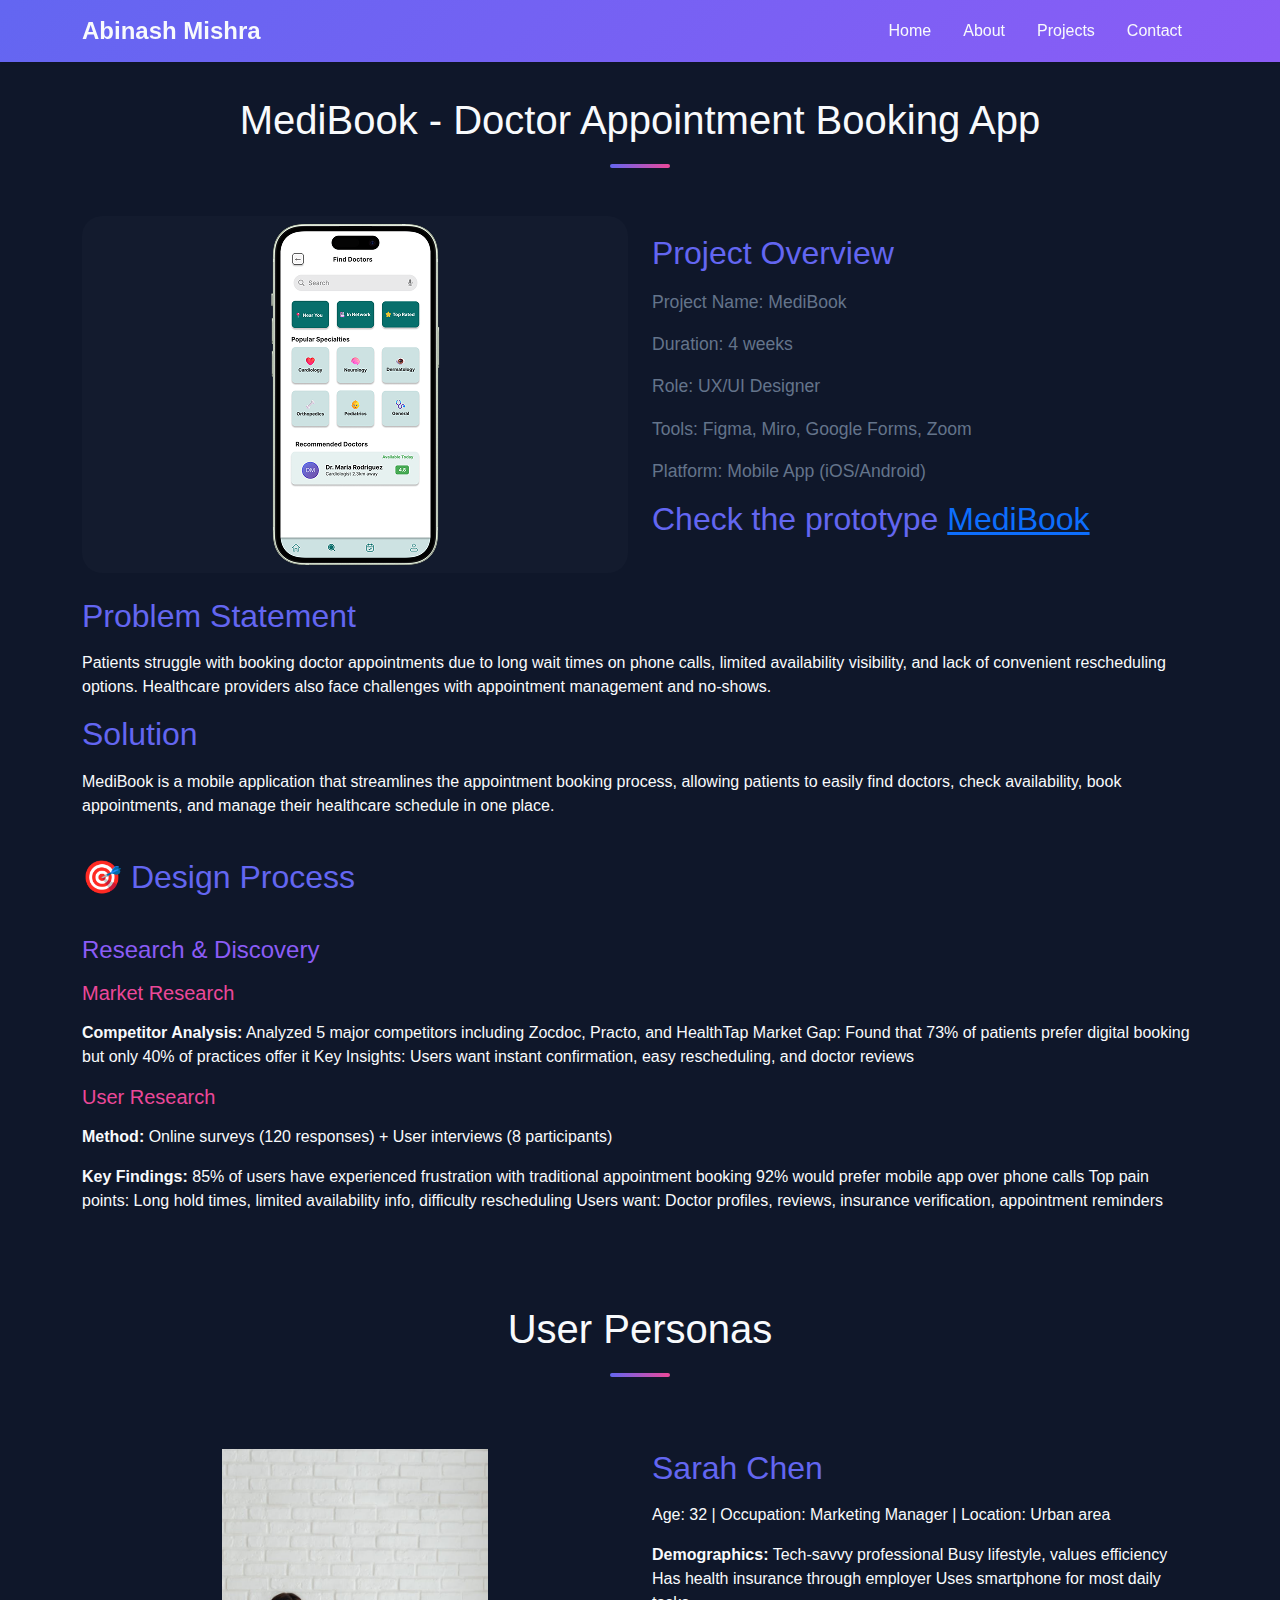
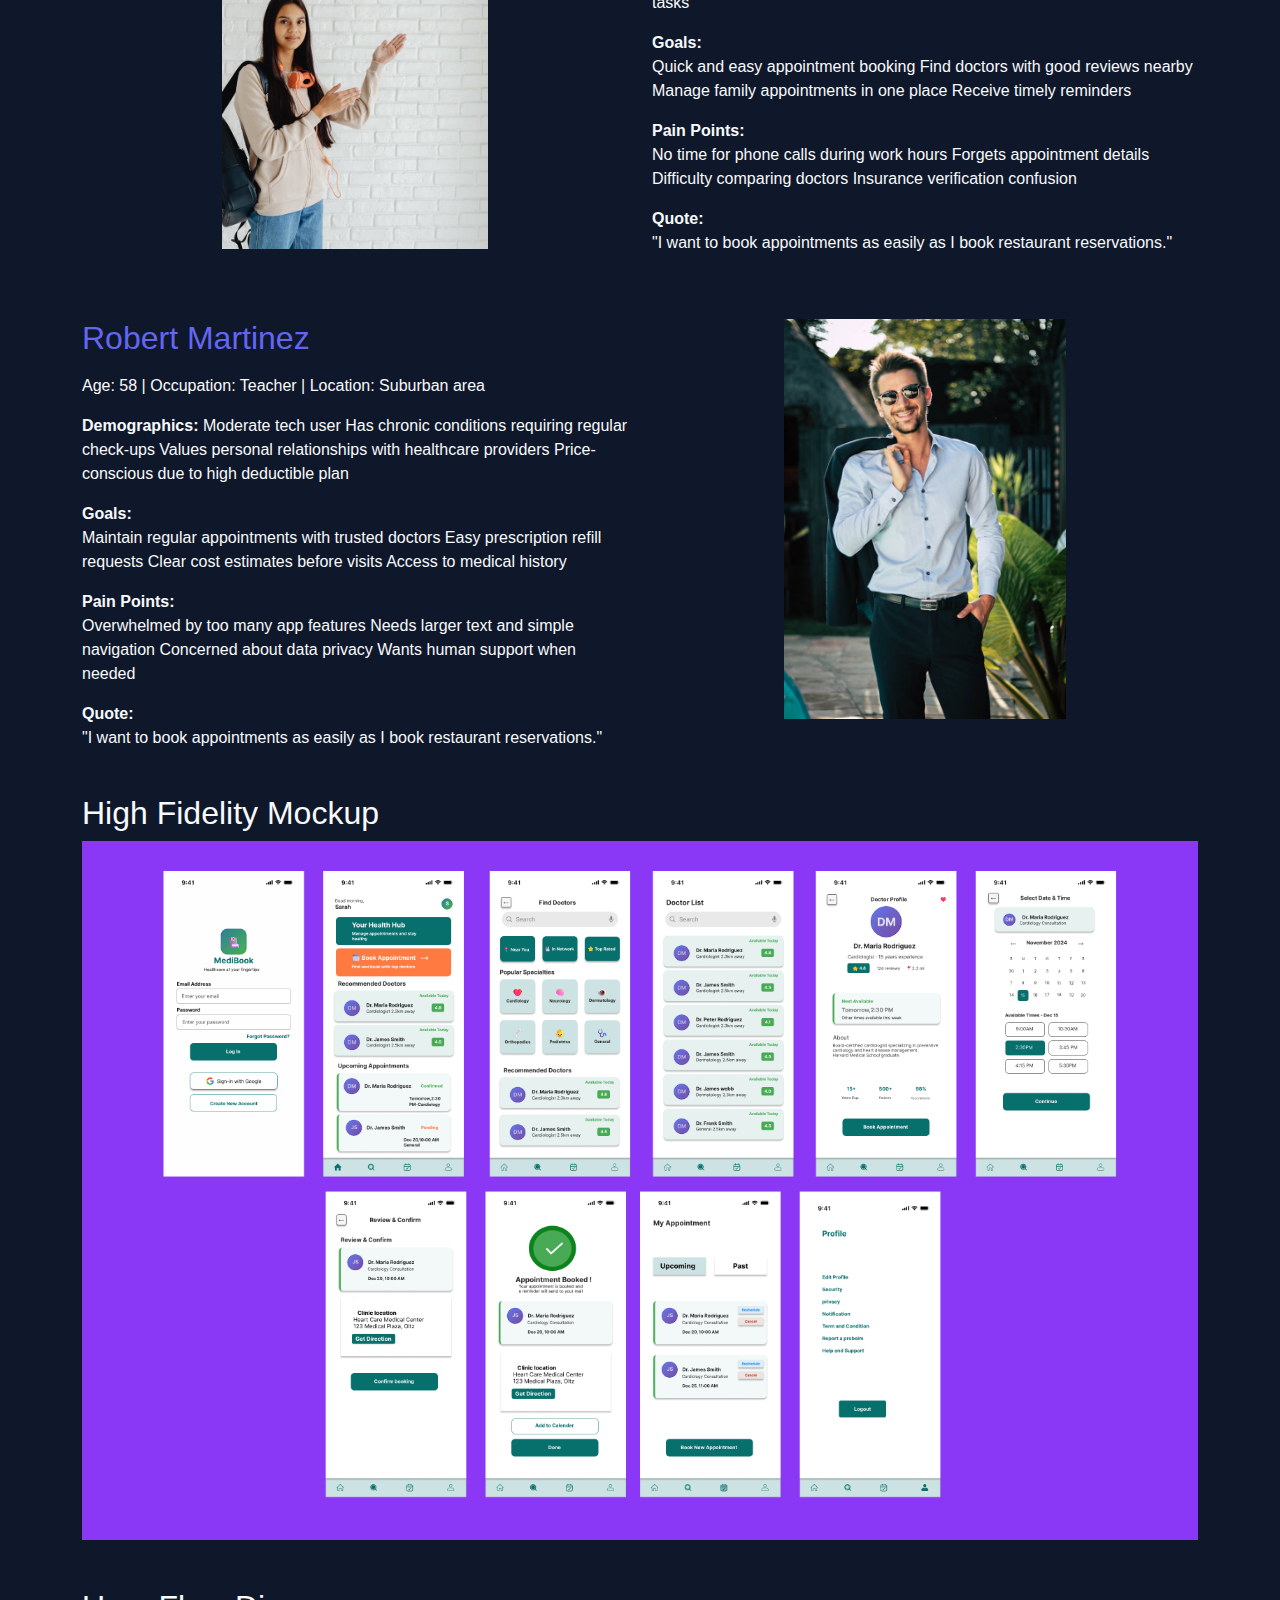
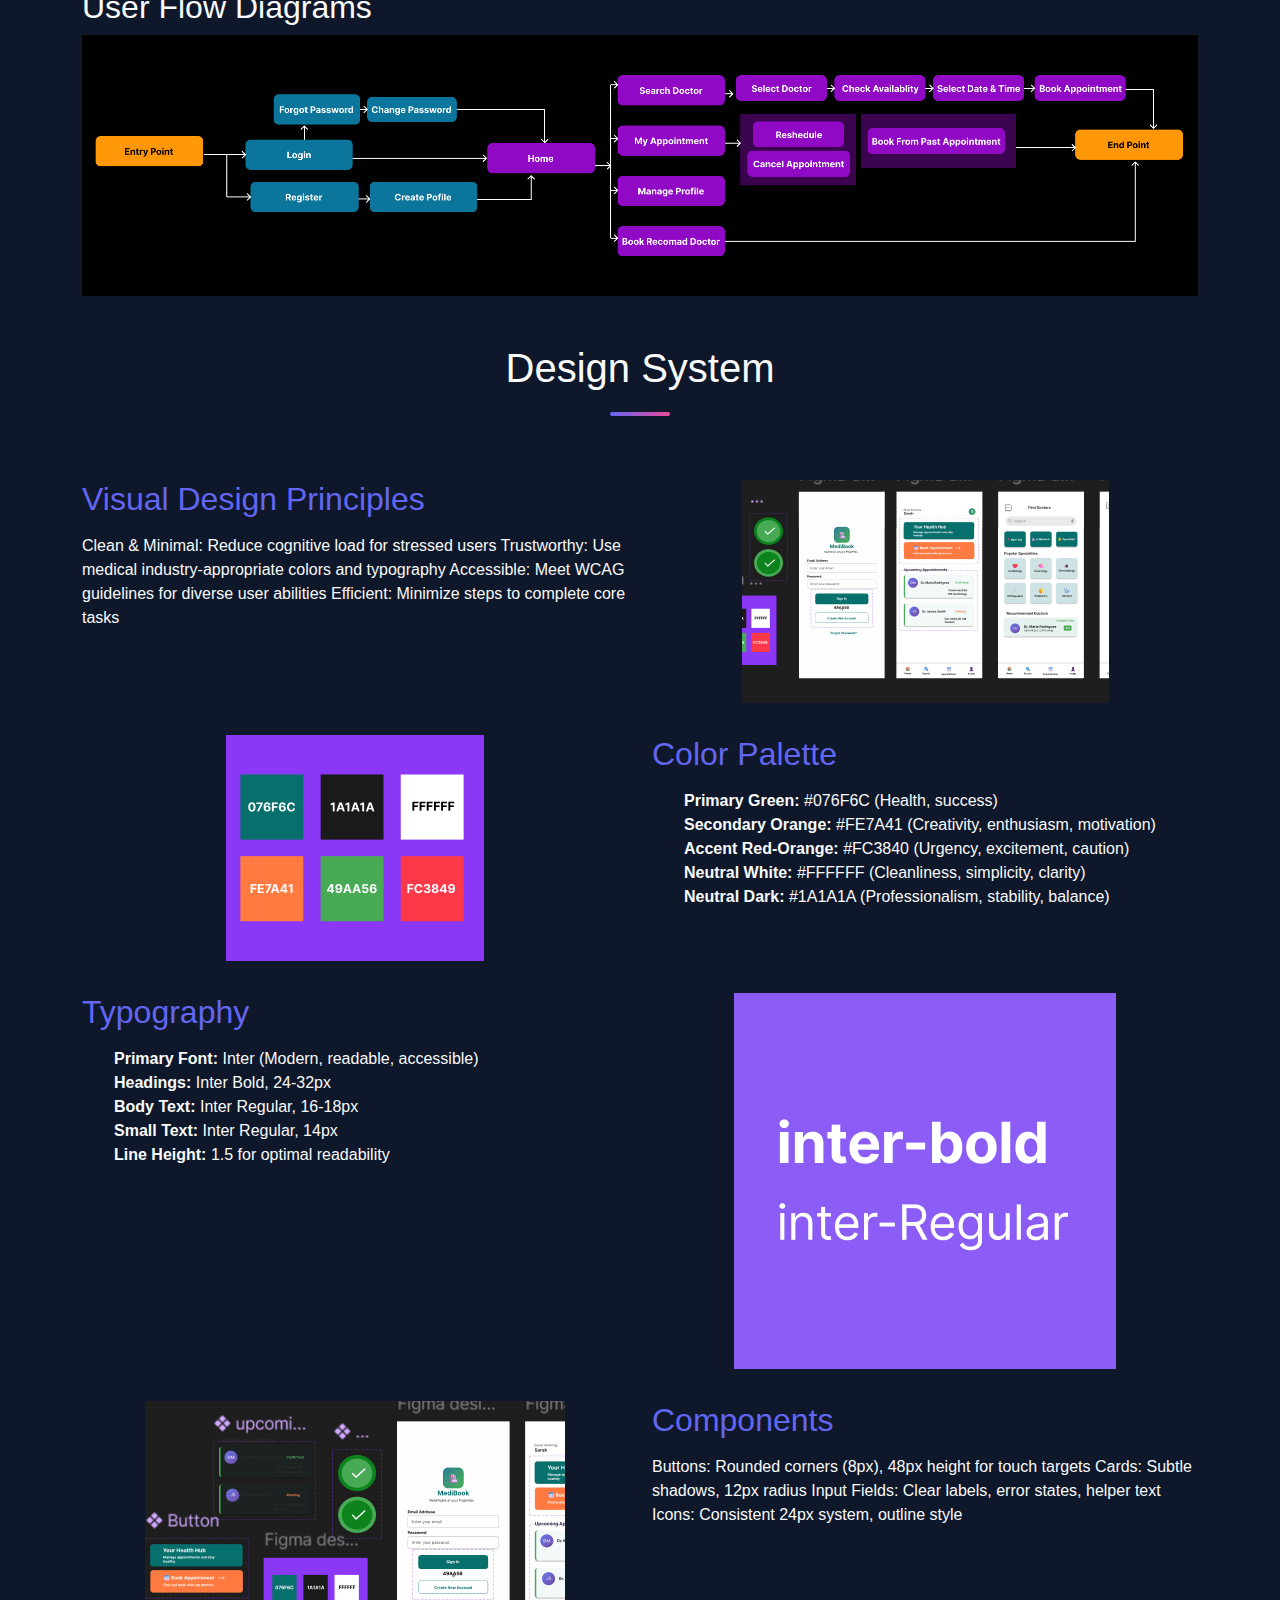
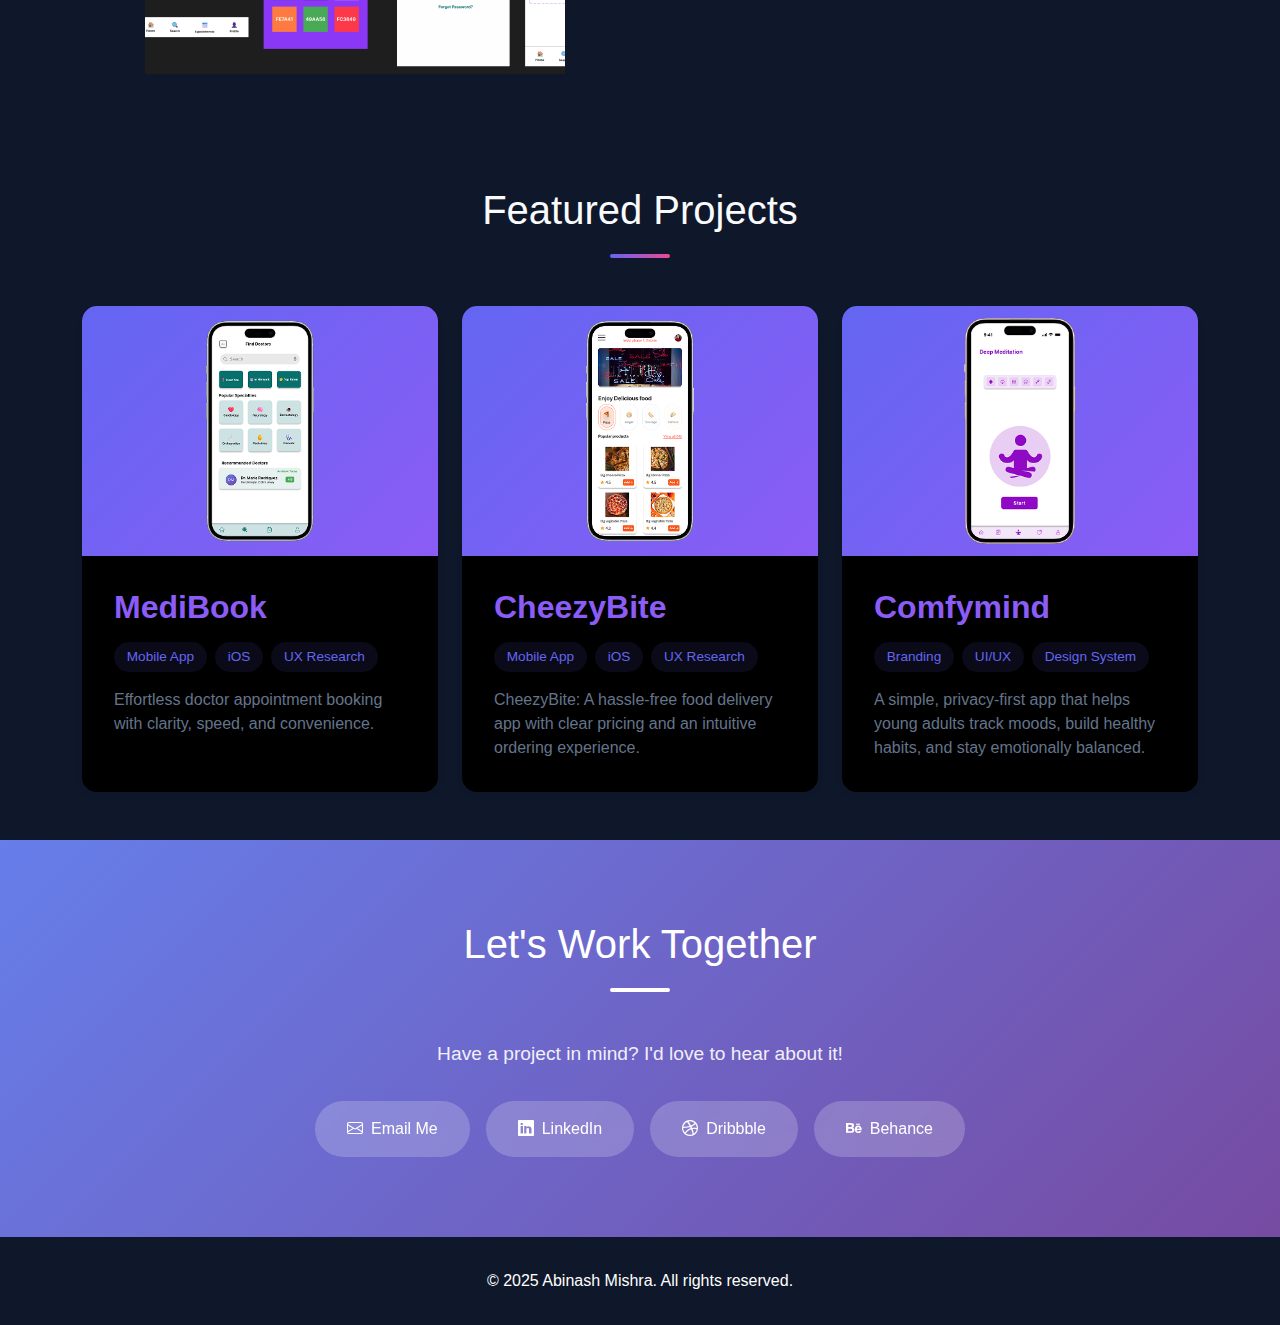
<file: medibook.html>
<!DOCTYPE html>
<html lang="en">

<head>
    <meta charset="UTF-8">
    <meta name="viewport" content="width=device-width, initial-scale=1.0">
    <title>Document</title>
    <link href="https://cdn.jsdelivr.net/npm/bootstrap@5.3.0/dist/css/bootstrap.min.css" rel="stylesheet">
    <link rel="stylesheet" href="https://cdn.jsdelivr.net/npm/bootstrap-icons@1.10.0/font/bootstrap-icons.css">
    <link rel="stylesheet" href="./style.css">
</head>

<body>
    <!-- Navigation -->
    <nav class="navbar navbar-expand-lg navbar-light fixed-top">
        <div class="container">
            <a class="navbar-brand" href="#home">Abinash Mishra</a>
            <button class="navbar-toggler" type="button" data-bs-toggle="collapse" data-bs-target="#navbarNav">
                <span class="navbar-toggler-icon"></span>
            </button>
            <div class="collapse navbar-collapse justify-content-end" id="navbarNav">
                <ul class="navbar-nav">
                    <li class="nav-item">
                        <a class="nav-link" href="./home.html">Home</a>
                    </li>
                    <li class="nav-item">
                        <a class="nav-link" href="./about.html">About</a>
                    </li>
                    <li class="nav-item">
                        <a class="nav-link" href="#projects">Projects</a>
                    </li>
                    <li class="nav-item">
                        <a class="nav-link" href="#contact">Contact</a>
                    </li>
                </ul>
            </div>
        </div>
    </nav>

    <!-- About Project Section -->
    <section id="about-project" class="py-5">
        <div class="container">
            <h2 class="section-heading mt-5">MediBook - Doctor Appointment Booking App</h2>
            <div class="row align-items-center g-4">
                <div class="col-lg-6">
                    <div class="about-image bg-white"><img src="./images/doc-appointment.png" class="img-fluid"></div>
                </div>
                <div class="col-lg-6">
                    <div class="about-text">
                        <h3> Project Overview</h3>
                        <P>Project Name: MediBook</P>
                        <P>Duration: 4 weeks</P>
                        <P>Role: UX/UI Designer</P>
                        <P>Tools: Figma, Miro, Google Forms, Zoom</P>
                        <P>Platform: Mobile App (iOS/Android)</P>
                        <h3>Check the prototype <a href="https://www.figma.com/proto/RbesBJFECbISH8naQqJdZD/Doctor-Appointment-App?node-id=22-103&p=f&t=YmZdQzCGAj7h7NR3-1&scaling=scale-down&content-scaling=fixed&page-id=0%3A1&starting-point-node-id=22%3A103" target="_blank"> MediBook</a></h3>
                    </div>
                </div>
            </div>
            <div class="row my-4">
                <h3>Problem Statement</h3>
                <p>Patients struggle with booking doctor appointments due to long wait times on phone calls, limited
                    availability
                    visibility, and lack of convenient rescheduling options. Healthcare providers also face challenges
                    with
                    appointment management and no-shows.</p>
                <h3>Solution</h3>
                <p>MediBook is a mobile application that streamlines the appointment booking process, allowing patients
                    to easily
                    find doctors, check availability, book appointments, and manage their healthcare schedule in one
                    place.</p>
            </div>

            <div class="row my-4">
                <h3>🎯 Design Process</h3>
                <h4 class="mt-4">Research & Discovery</h4>
                <h5>Market Research</h5>

                <p><strong>Competitor Analysis:</strong> Analyzed 5 major competitors including Zocdoc, Practo, and
                    HealthTap
                    Market Gap: Found that 73% of patients prefer digital booking but only 40% of practices offer it
                    Key Insights: Users want instant confirmation, easy rescheduling, and doctor reviews</p>

                <h5>User Research</h5>
                <p><strong>Method:</strong> Online surveys (120 responses) + User interviews (8 participants)</p>
                <p><strong>Key Findings:</strong>

                    85% of users have experienced frustration with traditional appointment booking
                    92% would prefer mobile app over phone calls
                    Top pain points: Long hold times, limited availability info, difficulty rescheduling
                    Users want: Doctor profiles, reviews, insurance verification, appointment reminders</p>


            </div>
        </div>
    </section>

    <section id="user-persona" class="py-1">
        <div class="container">
            <h2 class="section-heading">User Personas</h2>
            <div class="row py-4">
                <div class="col-lg-6">
                    <div class="about-image profile-pic"><img src="./images/persona-4.jpg" class="img-fluid"></div>
                </div>
                <div class="col-lg-6">
                    <div class="persona-text">

                        <h3>Sarah Chen</h3>
                        <p>Age: 32 | Occupation: Marketing Manager | Location: Urban area</p>
                        <p><strong>Demographics:</strong>

                            Tech-savvy professional
                            Busy lifestyle, values efficiency
                            Has health insurance through employer
                            Uses smartphone for most daily tasks</p>

                        <strong>Goals:</strong>
                        <p>
                            Quick and easy appointment booking
                            Find doctors with good reviews nearby
                            Manage family appointments in one place
                            Receive timely reminders</p>

                        <strong>Pain Points:</strong>
                        <p>
                            No time for phone calls during work hours
                            Forgets appointment details
                            Difficulty comparing doctors
                            Insurance verification confusion</p>

                        <strong>Quote:</strong>
                        <p>"I want to book appointments as easily as I book restaurant reservations."</p>
                    </div>
                </div>
            </div>
            <div class="row py-4">

                <div class="col-lg-6">
                    <div class="persona-text">

                        <h3>Robert Martinez</h3>
                        <p>Age: 58 | Occupation: Teacher | Location: Suburban area</p>
                        <p><strong>Demographics:</strong>

                            Moderate tech user
                            Has chronic conditions requiring regular check-ups
                            Values personal relationships with healthcare providers
                            Price-conscious due to high deductible plan</p>

                        <strong>Goals:</strong>
                        <p>
                            Maintain regular appointments with trusted doctors
                            Easy prescription refill requests
                            Clear cost estimates before visits
                            Access to medical history</p>

                        <strong>Pain Points:</strong>
                        <p>
                            Overwhelmed by too many app features
                            Needs larger text and simple navigation
                            Concerned about data privacy
                            Wants human support when needed</p>

                        <strong>Quote:</strong>
                        <p>"I want to book appointments as easily as I book restaurant reservations."</p>
                    </div>
                </div>
                <div class="col-lg-6">
                    <div class="about-image profile-pic"><img src="./images/persona-3.jpg" class="img-fluid"></div>
                </div>
            </div>
        </div>
        </div>
        </div>
    </section>

        <section class="full-mockup">
        <div class="container">
            <div class="row">
                <div class="col-lg-12">
                    <h2>High Fidelity Mockup</h2>
                    <div class="about-image mt-2">
                        <img src="./images/design-file-medibook.png" class="img-fluid">
                    </div>
                </div>
            </div>
        </div>
    </section>

    <section class="user-flow mt-5">
        
        <div class="container">
            <div class="row">
                
                <div class="col-12">
                     <h2>User Flow Diagrams</h2>
                    <div class="about-image mt-2">
                       
                    <img src="./images/userflow-medibook.png" alt="" class="img-fluid">
                    </div>
<!-- 
                    <h2>User Flow Diagrams</h2>
                    <h5>Main User Flow: Book New Appointment</h5>
                    <P>Start → Open App → Login/Register → </p>
                    <P>Choose "Book Appointment" → Select Specialty → Choose Location Preference → </p>
                    <p>View Available Doctors → Select Doctor → View Available Time Slots → Select Date & Time → </p>
                    <p>Enter Patient Details → </p>
                    <p>Confirm Insurance → </p>
                    <p>Add Notes/Symptoms → </p>
                    <p>Review Booking → Confirm Appointment → Booking Confirmation → End</p> -->

                </div>
            </div>
        </div>
    </section>

    <!-- design-system -->
    <section class="py-5 design-system">
        <div class="container">
            <h2 class="section-heading">Design System</h2>
            <div class="row py-3">
                <div class="col-md-6 col-lg-6">
                    <div class="design-card">
                        <div class="skill-icon">🎨</div>
                        <h3>Visual Design Principles</h3>
                        <p>Clean & Minimal: Reduce cognitive load for stressed users
                            Trustworthy: Use medical industry-appropriate colors and typography
                            Accessible: Meet WCAG guidelines for diverse user abilities
                            Efficient: Minimize steps to complete core tasks</p>
                    </div>
                </div>
                <div class="col-lg-6">
                    <div class="about-image"><img src="./images/visual-in-docapp.png" class="img-fluid"></div>
                </div>
            </div>
            <div class="row py-3">
                <div class="col-md-6 col-lg-6 order-2">
                    <div class="design-card">
                        <div class="skill-icon">🔍</div>
                        <h3>Color Palette</h3>
                        <ul>
                            <li><strong>Primary Green:</strong> #076F6C (Health, success)</li>
                            <li><strong>Secondary Orange:</strong> #FE7A41 (Creativity, enthusiasm, motivation)</li>
                            <li><strong>Accent Red-Orange:</strong> #FC3840 (Urgency, excitement, caution)</li>
                            <li><strong>Neutral White:</strong> #FFFFFF (Cleanliness, simplicity, clarity)</li>
                            <li><strong>Neutral Dark:</strong> #1A1A1A (Professionalism, stability, balance)</li>
                        </ul>
                    </div>
                </div>
                <div class="col-lg-6 order-1">
                    <div class="about-image"><img src="./images/color-in-docapp.png" class="img-fluid"></div>
                </div>
            </div>

            <div class="row py-3">
                <div class="col-md-6 col-lg-6">
                    <div class="design-card">
                        <div class="skill-icon">✏️</div>
                        <h3>Typography</h3>
                        <ul>
                            <li><strong>Primary Font:</strong> Inter (Modern, readable, accessible)</li>
                            <li><strong>Headings:</strong> Inter Bold, 24-32px</li>
                            <li><strong>Body Text:</strong> Inter Regular, 16-18px</li>
                            <li><strong>Small Text:</strong> Inter Regular, 14px</li>
                            <li><strong>Line Height:</strong> 1.5 for optimal readability</li>
                        </ul>
                    </div>
                </div>
                <div class="col-lg-6">
                    <div class="about-image"><img src="./images/font-in-foodapp.png" class="img-fluid"></div>
                </div>
            </div>
            <div class="row py-3">
                <div class="col-md-6 col-lg-6 order-2">
                    <div class="design-card">
                        <div class="skill-icon">📱</div>
                        <h3>Components</h3>
                        <p>Buttons: Rounded corners (8px), 48px height for touch targets
                            Cards: Subtle shadows, 12px radius
                            Input Fields: Clear labels, error states, helper text
                            Icons: Consistent 24px system, outline style</p>
                    </div>
                </div>
                <div class="col-md-6 col-lg-6 order-1">
                    <div class="about-image"><img src="./images/component-in-docapp.png" class="img-fluid"></div>
                </div>
            </div>
        </div>
        </div>
    </section>

        <!-- Projects Section -->
    <section id="projects" class="py-5">
        <div class="container">
            <h2 class="section-heading">Featured Projects</h2>
            <div class="row g-4">
                <div class="col-lg-4 col-md-6">
                    <div class="project-card">
                        <a href="./medibook.html" class="text-decoration-none">
                            <div class="project-image"><img src="./images/doc-appointment.png" class="img-fluid"></div>
                            <div class="project-content">
                                <h3>MediBook</h3>
                                <div class="project-tags">
                                    <span class="tag">Mobile App</span>
                                    <span class="tag">iOS</span>
                                    <span class="tag">UX Research</span>
                                </div>
                                <p>Effortless doctor appointment booking with clarity, speed, and convenience.</p>
                            </div>
                        </a>
                    </div>
                </div>
                <div class="col-lg-4 col-md-6">
                    <div class="project-card">
                        <a href="./cheezybite.html" class="text-decoration-none">
                            <div class="project-image"><img src="./images/cheezybite-screen.png" class="img-fluid"></div>
                            <div class="project-content">
                                <h3>CheezyBite</h3>
                                <div class="project-tags">
                                    <span class="tag">Mobile App</span>
                                    <span class="tag">iOS</span>
                                    <span class="tag">UX Research</span>
                                </div>
                                <p>CheezyBite: A hassle-free food delivery app with clear pricing and an intuitive ordering experience.</p>
                            </div>
                        </a>
                    </div>
                </div>
                <div class="col-lg-4 col-md-6">
                    <div class="project-card">
                        <a href="./comfymind.html" class="text-decoration-none">
                        <div class="project-image"><img src="./images/comfy-screen.png" class="img-fluid"></div>
                        <div class="project-content">
                            <h3>Comfymind</h3>
                            <div class="project-tags">
                                <span class="tag">Branding</span>
                                <span class="tag">UI/UX</span>
                                <span class="tag">Design System</span>
                            </div>
                            <p>A simple, privacy-first app that helps young adults track moods, build healthy habits, and stay emotionally balanced.</p>
                        </div>
                        </a>
                    </div>
                </div>
            </div>
        </div>
    </section>

        <!-- Contact Section -->
    <section id="contact" class="contact-section">
        <div class="container">
            <h2 class="section-heading">Let's Work Together</h2>
            <p>Have a project in mind? I'd love to hear about it!</p>
            <div class="d-flex flex-wrap justify-content-center gap-3">
                <a href="mailto:your.email@example.com" class="contact-link">
                    <i class="bi bi-envelope"></i> Email Me
                </a>
                <a href="https://linkedin.com/in/yourprofile" class="contact-link" target="_blank">
                    <i class="bi bi-linkedin"></i> LinkedIn
                </a>
                <a href="https://dribbble.com/yourprofile" class="contact-link" target="_blank">
                    <i class="bi bi-dribbble"></i> Dribbble
                </a>
                <a href="https://behance.net/yourprofile" class="contact-link" target="_blank">
                    <i class="bi bi-behance"></i> Behance
                </a>
            </div>
        </div>
    </section>
        <!-- Footer -->
    <footer>
        <div class="container">
            <p class="mb-0">&copy; 2025 Abinash Mishra. All rights reserved.</p>
        </div>
    </footer>












    <script src="https://cdn.jsdelivr.net/npm/bootstrap@5.3.0/dist/js/bootstrap.bundle.min.js"></script>
    <script>
        // Smooth scrolling for navigation links
        document.querySelectorAll('a[href^="#"]').forEach(anchor => {
            anchor.addEventListener('click', function (e) {
                e.preventDefault();
                const target = document.querySelector(this.getAttribute('href'));
                if (target) {
                    const navHeight = document.querySelector('.navbar').offsetHeight;
                    const targetPosition = target.offsetTop - navHeight;
                    window.scrollTo({
                        top: targetPosition,
                        behavior: 'smooth'
                    });

                    // Close mobile menu if open
                    const navCollapse = document.querySelector('.navbar-collapse');
                    if (navCollapse.classList.contains('show')) {
                        bootstrap.Collapse.getInstance(navCollapse).hide();
                    }
                }
            });
        });

        // Add scroll effect to navigation
        let lastScroll = 0;
        const navbar = document.querySelector('.navbar');

        window.addEventListener('scroll', () => {
            const currentScroll = window.pageYOffset;

            if (currentScroll > lastScroll && currentScroll > 100) {
                navbar.style.transform = 'translateY(-100%)';
            } else {
                navbar.style.transform = 'translateY(0)';
            }

            lastScroll = currentScroll;
        });

        // Active nav link on scroll
        window.addEventListener('scroll', () => {
            const sections = document.querySelectorAll('section[id]');
            const scrollY = window.pageYOffset;

            sections.forEach(section => {
                const sectionHeight = section.offsetHeight;
                const sectionTop = section.offsetTop - 100;
                const sectionId = section.getAttribute('id');

                if (scrollY > sectionTop && scrollY <= sectionTop + sectionHeight) {
                    document.querySelectorAll('.nav-link').forEach(link => {
                        link.classList.remove('active');
                        if (link.getAttribute('href') === `#${sectionId}`) {
                            link.classList.add('active');
                        }
                    });
                }
            });
        });
    </script>
</body>

</html>
</file>
<file: style.css>
:root {
    --primary: #6366f1;
    --secondary: #8b5cf6;
    --accent: #ec4899;
    --dark: #0f172a;
    --light: #f8fafc;
    --gray: #64748b;
}

h3 {
    font-size: 2rem;
    margin-bottom: 1rem;
    color: var(--primary);
}

h4 {
    margin-bottom: 1rem;
    color: var(--secondary);
}

h5 {
    margin-bottom: 1rem;
    color: var(--accent);
}

h6 {
    color: var(--secondary);
}

ul li {
    list-style: none
}

.project-image img {
    height: 230px;
}

body {
    font-family: -apple-system, BlinkMacSystemFont, 'Segoe UI', Roboto, Oxygen, Ubuntu, Cantarell, sans-serif;
    color: var(--light);
    background: var(--dark);
    overflow-x: hidden;
}

/* Navigation */
.navbar {
    background: linear-gradient(135deg, var(--primary), var(--secondary));
    backdrop-filter: blur(10px);
    box-shadow: 0 1px 3px rgba(0, 0, 0, 0.1);
    transition: transform 0.3s ease;
}

.navbar-brand {
    font-size: 1.5rem;
    font-weight: 700;
    background: var(--light);
    -webkit-background-clip: text;
    -webkit-text-fill-color: transparent;
    background-clip: text;
}

.navbar-nav .nav-link {
    color: var(--light) !important;
    font-weight: 500;
    transition: color 0.3s;
    margin: 0 0.5rem;
}

.navbar-nav .nav-link:hover {
    color: var(--light) !important;
}
/* Hero Section */
.hero {
    min-height: 100vh;
    background: linear-gradient(135deg, #667eea 0%, #764ba2 100%);
    background: linear-gradient(135deg, #010722 0%, #2e0557 100%);
    position: relative;
   /* background: var(--dark); */
   /* background: transparent; */
    overflow: hidden;
    display: flex;
    align-items: center;
    /* z-index: 1; */
}

.hero::before {
    content: '';
    position: absolute;
    width: 100%;
    height: 100%;
    background: url(./images/graphic-profile-1.jpg);
    opacity: 0.1;
    background-size: cover;
    background-position: center;
    /* background-repeat: no-repeat; */
    /* background: radial-gradient(circle, rgba(255, 255, 255, 0.1) 1px, transparent 1px);
    background-size: 50px 50px;
    animation: moveGrid 20s linear infinite; */
}

@keyframes moveGrid {
    0% {
        transform: translate(0, 0);
    }

    100% {
        transform: translate(50px, 50px);
    }
}

.hero-content {
    position: relative;
    z-index: 1;
    color: white;
    text-align: center;
}

.hero h1 {
    font-size: 4rem;
    margin-bottom: 1rem;
    animation: fadeInUp 0.8s ease-out;
}

.hero .subtitle {
    font-size: 1.5rem;
    margin-bottom: 2rem;
    /* opacity: 0.9; */
    animation: fadeInUp 0.8s ease-out 0.2s backwards;
}

.hero p {
    font-size: 1.1rem;
    /* opacity: 0.8; */
    animation: fadeInUp 0.8s ease-out 0.4s backwards;
}

@keyframes fadeInUp {
    from {
        opacity: 0;
        transform: translateY(30px);
    }

    to {
        opacity: 1;
        transform: translateY(0);
    }
}

.btn-custom {
    padding: 1rem 2.5rem;
    background: white;
    color: var(--primary);
    border: none;
    border-radius: 50px;
    font-weight: 700;
    transition: all 0.3s;
    animation: fadeInUp 0.8s ease-out 0.6s backwards;
    text-decoration: none;
    display: inline-block;
}

.btn-custom:hover {
    transform: translateY(-3px);
    box-shadow: 0 10px 30px rgba(0, 0, 0, 0.2);
    color: var(--primary);
}

/* Section Headings */
.section-heading {
    font-size: 2.5rem;
    margin-bottom: 3rem;
    text-align: center;
    position: relative;
    padding-bottom: 1.5rem;
}

.section-heading::after {
    content: '';
    position: absolute;
    bottom: 0;
    left: 50%;
    transform: translateX(-50%);
    width: 60px;
    height: 4px;
    background: linear-gradient(90deg, var(--primary), var(--accent));
    border-radius: 2px;
}

/* About Section */
.about-image {
    width: 100%;
    /* height: 400px; */
    /* background: linear-gradient(135deg, var(--primary), var(--secondary)); */
    border-radius: 20px;
    display: flex;
    align-items: center;
    justify-content: center;
    font-size: 5rem;
    color: white;
    transition: transform 0.3s;
}

.profile-pic img {
    height: 400px;
}

.about-image.bg-white {
    background: #ffffff05 !important;
}

.about-image:hover {
    transform: scale(1.05);
}

.about-text h3 {
    font-size: 2rem;
    margin-bottom: 1rem;
    color: var(--primary);
}

.about-text p {
    color: var(--gray);
    font-size: 1.1rem;
}

/* Skill Cards */
.skill-card {
    background: #fffff00a;
    padding: 2rem;
    border-radius: 15px;
    box-shadow: 0 4px 6px rgba(0, 0, 0, 0.05);
    transition: all 0.3s;
    height: 100%;
}

.skill-card:hover {
    transform: translateY(-10px);
    box-shadow: 0 20px 40px rgba(0, 0, 0, 0.1);
}

.skill-icon {
    width: 60px;
    height: 60px;
    background: linear-gradient(135deg, var(--primary), var(--accent));
    border-radius: 12px;
    display: flex;
    align-items: center;
    justify-content: center;
    font-size: 2rem;
    margin-bottom: 1rem;
}

.skill-card h3 {
    margin-bottom: 0.5rem;
    color: var(--light);
    font-size: 1.25rem;
}

.skill-card p {
    color: var(--light);
    margin-bottom: 0;
}

/* Project Cards */
.project-card {
    background: #000000;
    border-radius: 15px;
    overflow: hidden;
    box-shadow: 0 4px 6px rgba(0, 0, 0, 0.05);
    transition: all 0.3s;
    cursor: pointer;
    height: 100%;
}

.project-card:hover {
    transform: translateY(-10px);
    box-shadow: 0 20px 40px rgba(0, 0, 0, 0.15);
}

.project-image {
    width: 100%;
    height: 250px;
    background: linear-gradient(135deg, var(--primary), var(--secondary));
    display: flex;
    align-items: center;
    justify-content: center;
    font-size: 4rem;
    color: white;
}

.project-content {
    padding: 2rem;
}

.project-content h3 {
    margin-bottom: 0.5rem;
    color: var(--secondary);
    font-weight: bold;
}

.project-tags {
    display: flex;
    gap: 0.5rem;
    margin: 1rem 0;
    flex-wrap: wrap;
}

.tag {
    padding: 0.3rem 0.8rem;
    background: rgba(99, 102, 241, 0.1);
    color: var(--primary);
    border-radius: 20px;
    font-size: 0.85rem;
}

.project-content p {
    color: var(--gray);
    margin-bottom: 0;
}

/* .design-system .col-lg-6 {
    width: 100% !important;
} */

.design-system .skill-icon {
    display: none;
}

.full-mockup .about-image {
    height: 700px;
}

/* Contact Section */
.contact-section {
    background: linear-gradient(135deg, #667eea 0%, #764ba2 100%);
    color: white;
    text-align: center;
    padding: 5rem 0;
}

.contact-section .section-heading {
    color: white;
}

.contact-section .section-heading::after {
    background: white;
}

.contact-section p {
    font-size: 1.2rem;
    margin-bottom: 2rem;
    opacity: 0.9;
}

.contact-link {
    display: inline-flex;
    align-items: center;
    gap: 0.5rem;
    padding: 1rem 2rem;
    background: rgba(255, 255, 255, 0.2);
    backdrop-filter: blur(10px);
    border-radius: 50px;
    color: white;
    text-decoration: none;
    transition: all 0.3s;
}

.contact-link:hover {
    background: white;
    color: var(--primary);
    transform: translateY(-3px);
    display: flex;
    flex-wrap: wrap;
    align-items: center;
}

.next-button {
    background: var(--light);
    padding: 20px 0;
}

.next-button p {
    color: #000;
    font-weight: bold;
    display: flex;
    flex-direction: row;
    justify-content: center;
    align-items: center;
    margin-bottom: 0;
}

.next-button a {
    background: var(--primary);
    color: var(--light);
    max-width: fit-content;
    padding: 12px 8px;
    display: flex;
    margin-left: 10px;
    text-decoration: none;
    font-weight: bold;
    border-radius: 5px;
}

/* Footer */
footer {
    background: var(--dark);
    color: white;
    text-align: center;
    padding: 2rem;
}


/* Table Styling */
.analysis-table {
    width: 100%;
    border-collapse: collapse;
    background-color: #fff;
    border-radius: 8px;
    overflow: hidden;
    box-shadow: 0 2px 8px rgba(0, 0, 0, 0.05);
    color: #333;
    margin: 40px;
    line-height: 1.6;
}

.analysis-table th,
.analysis-table td {
    padding: 14px 16px;
    text-align: left;
    border-bottom: 1px solid #e0e0e0;
}

.analysis-table thead {
    background-color: #f4f6f8;
}

.analysis-table th {
    font-weight: 600;
    color: #34495e;
    text-transform: uppercase;
    letter-spacing: 0.03em;
}

.analysis-table tbody tr:nth-child(even) {
    background-color: #fafafa;
}

/* Hover Effect */
.analysis-table tbody tr:hover {
    background-color: #f0f8ff;
    transition: 0.2s ease;
}

/* Responsive Design */
@media (max-width: 768px) {

    .analysis-table thead {
        display: none;
    }

    .analysis-table,
    .analysis-table tbody,
    .analysis-table tr,
    .analysis-table td {
        display: block;
        width: 100%;
    }

    .analysis-table tr {
        margin-bottom: 20px;
        background-color: #fff;
        border-radius: 6px;
        box-shadow: 0 1px 4px rgba(0, 0, 0, 0.08);
    }

    .analysis-table td {
        text-align: left;
        padding: 10px 15px;
        border: none;
        position: relative;
    }

    .analysis-table td::before {
        content: attr(data-label);
        font-weight: 600;
        color: #555;
        display: block;
        margin-bottom: 4px;
    }

    .full-mockup .about-image {
        height: 300px;
    }

    .analysis-table {
        margin: 0;
    }
}

/* Responsive */
@media (max-width: 768px) {
    .hero h1 {
        font-size: 2.5rem;
    }

    .hero .subtitle {
        font-size: 1.2rem;
    }

    .section-heading {
        font-size: 2rem;
    }

}
</file>
<file: Abinash-portfolio/style.css>
:root {
    --primary: #6366f1;
    --secondary: #8b5cf6;
    --accent: #ec4899;
    --dark: #0f172a;
    --light: #f8fafc;
    --gray: #64748b;
}

h3 {
    font-size: 2rem;
    margin-bottom: 1rem;
    color: var(--primary);
}

h4 {
    margin-bottom: 1rem;
    color: var(--secondary);
}

h5 {
    margin-bottom: 1rem;
    color: var(--accent);
}

h6 {
    color: var(--secondary);
}

ul li {
    list-style: none
}

.project-image img {
    height: 230px;
}

body {
    font-family: -apple-system, BlinkMacSystemFont, 'Segoe UI', Roboto, Oxygen, Ubuntu, Cantarell, sans-serif;
    color: var(--light);
    background: var(--dark);
    overflow-x: hidden;
}

/* Navigation */
.navbar {
    background: linear-gradient(135deg, var(--primary), var(--secondary));
    backdrop-filter: blur(10px);
    box-shadow: 0 1px 3px rgba(0, 0, 0, 0.1);
    transition: transform 0.3s ease;
}

.navbar-brand {
    font-size: 1.5rem;
    font-weight: 700;
    background: var(--light);
    -webkit-background-clip: text;
    -webkit-text-fill-color: transparent;
    background-clip: text;
}

.navbar-nav .nav-link {
    color: var(--light) !important;
    font-weight: 500;
    transition: color 0.3s;
    margin: 0 0.5rem;
}

.navbar-nav .nav-link:hover {
    color: var(--light) !important;
}
/* Hero Section */
.hero {
    min-height: 100vh;
    background: linear-gradient(135deg, #667eea 0%, #764ba2 100%);
    background: linear-gradient(135deg, #010722 0%, #2e0557 100%);
    position: relative;
   /* background: var(--dark); */
   /* background: transparent; */
    overflow: hidden;
    display: flex;
    align-items: center;
    /* z-index: 1; */
}

.hero::before {
    content: '';
    position: absolute;
    width: 100%;
    height: 100%;
    background: url(./images/graphic-profile-1.jpg);
    opacity: 0.1;
    background-size: cover;
    background-position: center;
    /* background-repeat: no-repeat; */
    /* background: radial-gradient(circle, rgba(255, 255, 255, 0.1) 1px, transparent 1px);
    background-size: 50px 50px;
    animation: moveGrid 20s linear infinite; */
}

@keyframes moveGrid {
    0% {
        transform: translate(0, 0);
    }

    100% {
        transform: translate(50px, 50px);
    }
}

.hero-content {
    position: relative;
    z-index: 1;
    color: white;
    text-align: center;
}

.hero h1 {
    font-size: 4rem;
    margin-bottom: 1rem;
    animation: fadeInUp 0.8s ease-out;
}

.hero .subtitle {
    font-size: 1.5rem;
    margin-bottom: 2rem;
    /* opacity: 0.9; */
    animation: fadeInUp 0.8s ease-out 0.2s backwards;
}

.hero p {
    font-size: 1.1rem;
    /* opacity: 0.8; */
    animation: fadeInUp 0.8s ease-out 0.4s backwards;
}

@keyframes fadeInUp {
    from {
        opacity: 0;
        transform: translateY(30px);
    }

    to {
        opacity: 1;
        transform: translateY(0);
    }
}

.btn-custom {
    padding: 1rem 2.5rem;
    background: white;
    color: var(--primary);
    border: none;
    border-radius: 50px;
    font-weight: 700;
    transition: all 0.3s;
    animation: fadeInUp 0.8s ease-out 0.6s backwards;
    text-decoration: none;
    display: inline-block;
}

.btn-custom:hover {
    transform: translateY(-3px);
    box-shadow: 0 10px 30px rgba(0, 0, 0, 0.2);
    color: var(--primary);
}

/* Section Headings */
.section-heading {
    font-size: 2.5rem;
    margin-bottom: 3rem;
    text-align: center;
    position: relative;
    padding-bottom: 1.5rem;
}

.section-heading::after {
    content: '';
    position: absolute;
    bottom: 0;
    left: 50%;
    transform: translateX(-50%);
    width: 60px;
    height: 4px;
    background: linear-gradient(90deg, var(--primary), var(--accent));
    border-radius: 2px;
}

/* About Section */
.about-image {
    width: 100%;
    /* height: 400px; */
    /* background: linear-gradient(135deg, var(--primary), var(--secondary)); */
    border-radius: 20px;
    display: flex;
    align-items: center;
    justify-content: center;
    font-size: 5rem;
    color: white;
    transition: transform 0.3s;
}

.profile-pic img {
    height: 400px;
}

.about-image.bg-white {
    background: #ffffff05 !important;
}

.about-image:hover {
    transform: scale(1.05);
}

.about-text h3 {
    font-size: 2rem;
    margin-bottom: 1rem;
    color: var(--primary);
}

.about-text p {
    color: var(--gray);
    font-size: 1.1rem;
}

/* Skill Cards */
.skill-card {
    background: white;
    padding: 2rem;
    border-radius: 15px;
    box-shadow: 0 4px 6px rgba(0, 0, 0, 0.05);
    transition: all 0.3s;
    height: 100%;
}

.skill-card:hover {
    transform: translateY(-10px);
    box-shadow: 0 20px 40px rgba(0, 0, 0, 0.1);
}

.skill-icon {
    width: 60px;
    height: 60px;
    background: linear-gradient(135deg, var(--primary), var(--accent));
    border-radius: 12px;
    display: flex;
    align-items: center;
    justify-content: center;
    font-size: 2rem;
    margin-bottom: 1rem;
}

.skill-card h3 {
    margin-bottom: 0.5rem;
    color: var(--dark);
    font-size: 1.25rem;
}

.skill-card p {
    color: var(--gray);
    margin-bottom: 0;
}

/* Project Cards */
.project-card {
    background: white;
    border-radius: 15px;
    overflow: hidden;
    box-shadow: 0 4px 6px rgba(0, 0, 0, 0.05);
    transition: all 0.3s;
    cursor: pointer;
    height: 100%;
}

.project-card:hover {
    transform: translateY(-10px);
    box-shadow: 0 20px 40px rgba(0, 0, 0, 0.15);
}

.project-image {
    width: 100%;
    height: 250px;
    background: linear-gradient(135deg, var(--primary), var(--secondary));
    display: flex;
    align-items: center;
    justify-content: center;
    font-size: 4rem;
    color: white;
}

.project-content {
    padding: 2rem;
}

.project-content h3 {
    margin-bottom: 0.5rem;
    color: var(--secondary);
    font-weight: bold;
}

.project-tags {
    display: flex;
    gap: 0.5rem;
    margin: 1rem 0;
    flex-wrap: wrap;
}

.tag {
    padding: 0.3rem 0.8rem;
    background: rgba(99, 102, 241, 0.1);
    color: var(--primary);
    border-radius: 20px;
    font-size: 0.85rem;
}

.project-content p {
    color: var(--gray);
    margin-bottom: 0;
}

/* .design-system .col-lg-6 {
    width: 100% !important;
} */

.design-system .skill-icon {
    display: none;
}

.full-mockup .about-image {
    height: 700px;
}

/* Contact Section */
.contact-section {
    background: linear-gradient(135deg, #667eea 0%, #764ba2 100%);
    color: white;
    text-align: center;
    padding: 5rem 0;
}

.contact-section .section-heading {
    color: white;
}

.contact-section .section-heading::after {
    background: white;
}

.contact-section p {
    font-size: 1.2rem;
    margin-bottom: 2rem;
    opacity: 0.9;
}

.contact-link {
    display: inline-flex;
    align-items: center;
    gap: 0.5rem;
    padding: 1rem 2rem;
    background: rgba(255, 255, 255, 0.2);
    backdrop-filter: blur(10px);
    border-radius: 50px;
    color: white;
    text-decoration: none;
    transition: all 0.3s;
}

.contact-link:hover {
    background: white;
    color: var(--primary);
    transform: translateY(-3px);
    display: flex;
    flex-wrap: wrap;
    align-items: center;
}

.next-button {
    background: var(--light);
    padding: 20px 0;
}

.next-button p {
    color: #000;
    font-weight: bold;
    display: flex;
    flex-direction: row;
    justify-content: center;
    align-items: center;
    margin-bottom: 0;
}

.next-button a {
    background: var(--primary);
    color: var(--light);
    max-width: fit-content;
    padding: 12px 8px;
    display: flex;
    margin-left: 10px;
    text-decoration: none;
    font-weight: bold;
    border-radius: 5px;
}

/* Footer */
footer {
    background: var(--dark);
    color: white;
    text-align: center;
    padding: 2rem;
}


/* Table Styling */
.analysis-table {
    width: 100%;
    border-collapse: collapse;
    background-color: #fff;
    border-radius: 8px;
    overflow: hidden;
    box-shadow: 0 2px 8px rgba(0, 0, 0, 0.05);
    color: #333;
    margin: 40px;
    line-height: 1.6;
}

.analysis-table th,
.analysis-table td {
    padding: 14px 16px;
    text-align: left;
    border-bottom: 1px solid #e0e0e0;
}

.analysis-table thead {
    background-color: #f4f6f8;
}

.analysis-table th {
    font-weight: 600;
    color: #34495e;
    text-transform: uppercase;
    letter-spacing: 0.03em;
}

.analysis-table tbody tr:nth-child(even) {
    background-color: #fafafa;
}

/* Hover Effect */
.analysis-table tbody tr:hover {
    background-color: #f0f8ff;
    transition: 0.2s ease;
}

/* Responsive Design */
@media (max-width: 768px) {

    .analysis-table thead {
        display: none;
    }

    .analysis-table,
    .analysis-table tbody,
    .analysis-table tr,
    .analysis-table td {
        display: block;
        width: 100%;
    }

    .analysis-table tr {
        margin-bottom: 20px;
        background-color: #fff;
        border-radius: 6px;
        box-shadow: 0 1px 4px rgba(0, 0, 0, 0.08);
    }

    .analysis-table td {
        text-align: left;
        padding: 10px 15px;
        border: none;
        position: relative;
    }

    .analysis-table td::before {
        content: attr(data-label);
        font-weight: 600;
        color: #555;
        display: block;
        margin-bottom: 4px;
    }

    .full-mockup .about-image {
        height: 300px;
    }

    .analysis-table {
        margin: 0;
    }
}

/* Responsive */
@media (max-width: 768px) {
    .hero h1 {
        font-size: 2.5rem;
    }

    .hero .subtitle {
        font-size: 1.2rem;
    }

    .section-heading {
        font-size: 2rem;
    }
}
</file>
